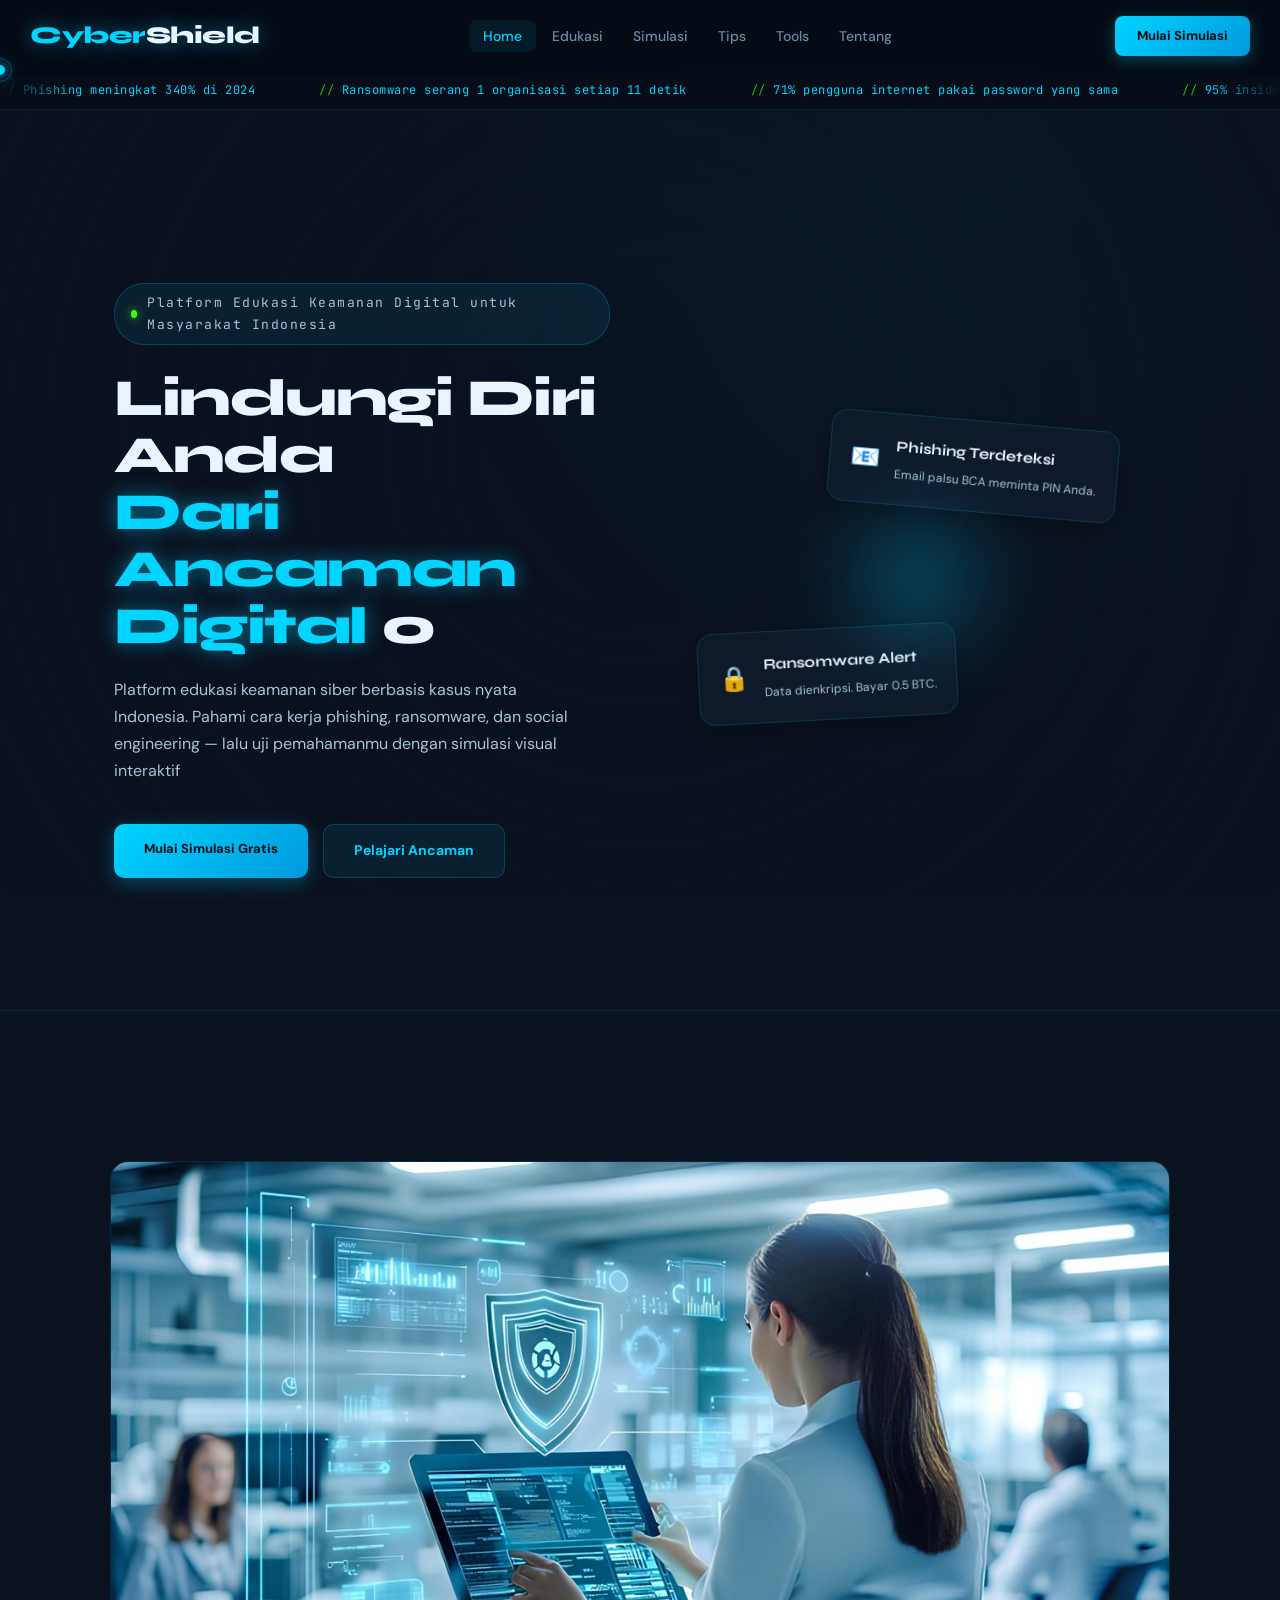
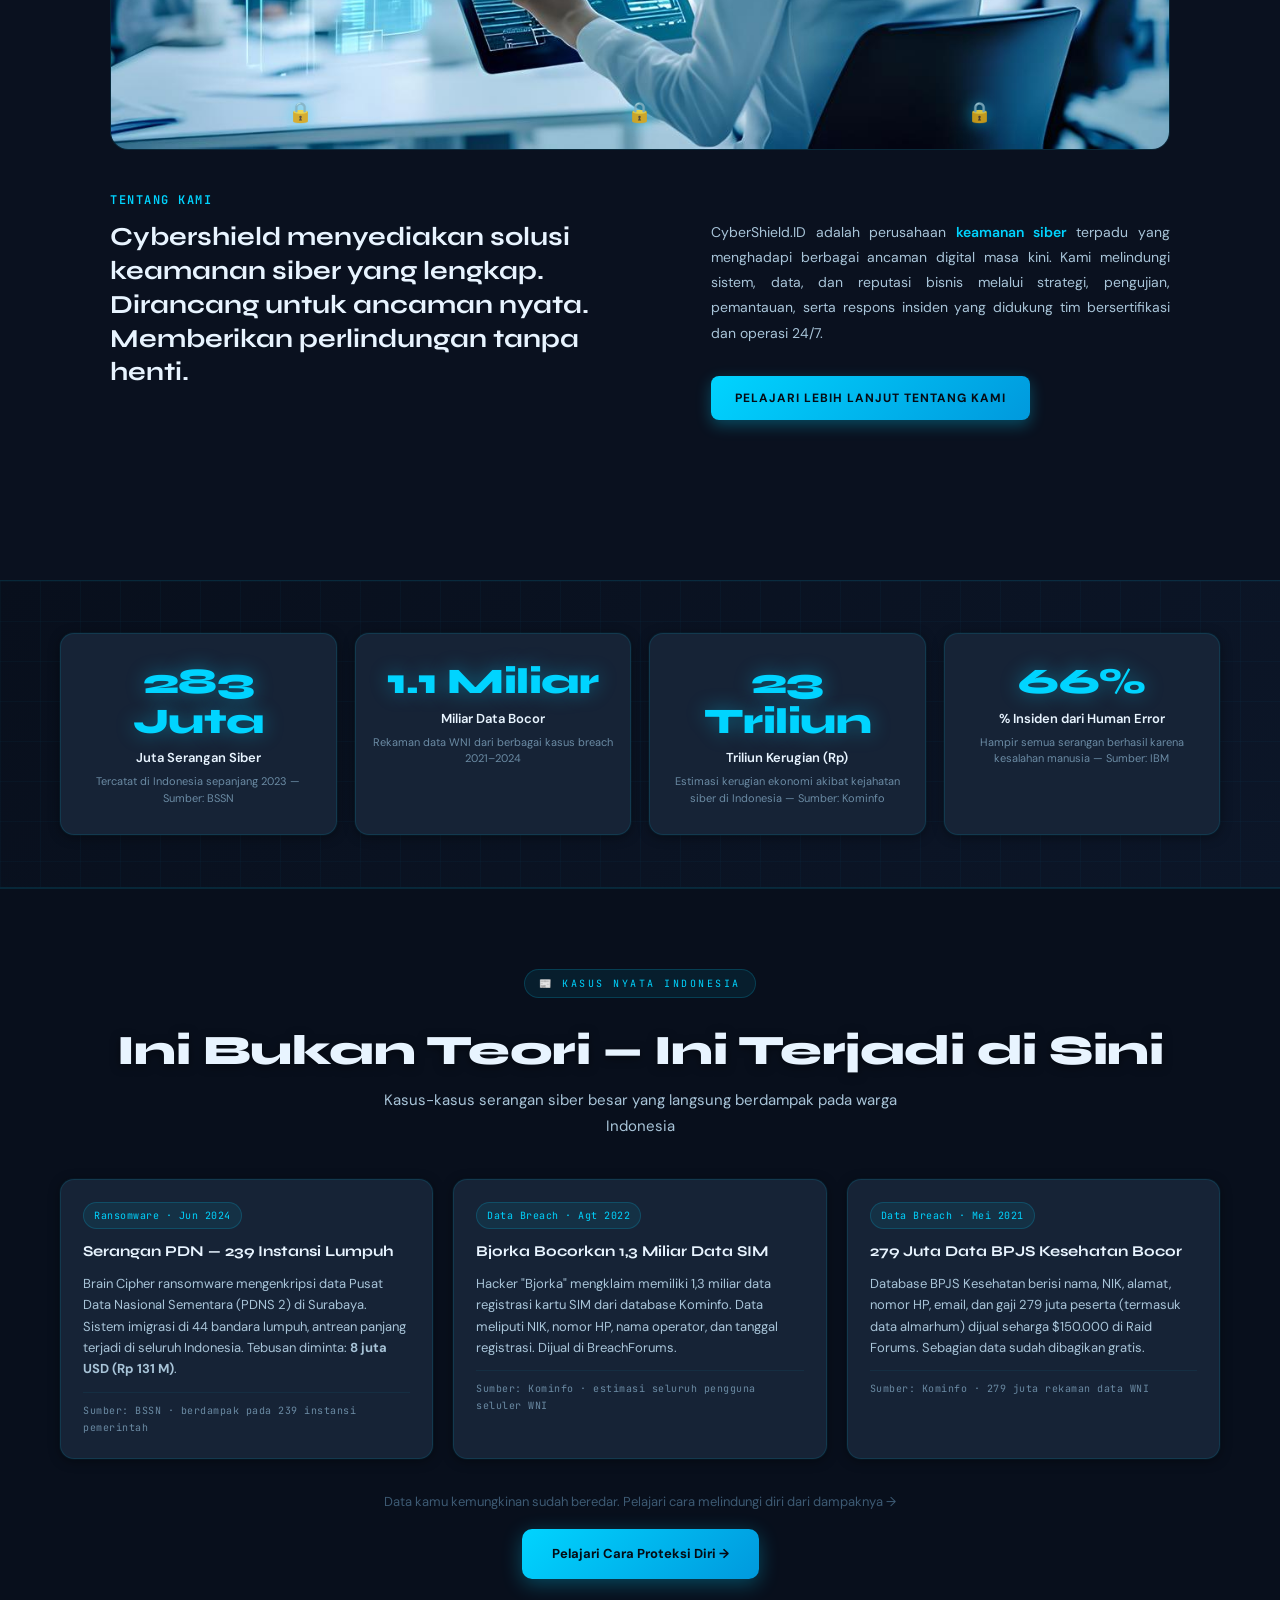
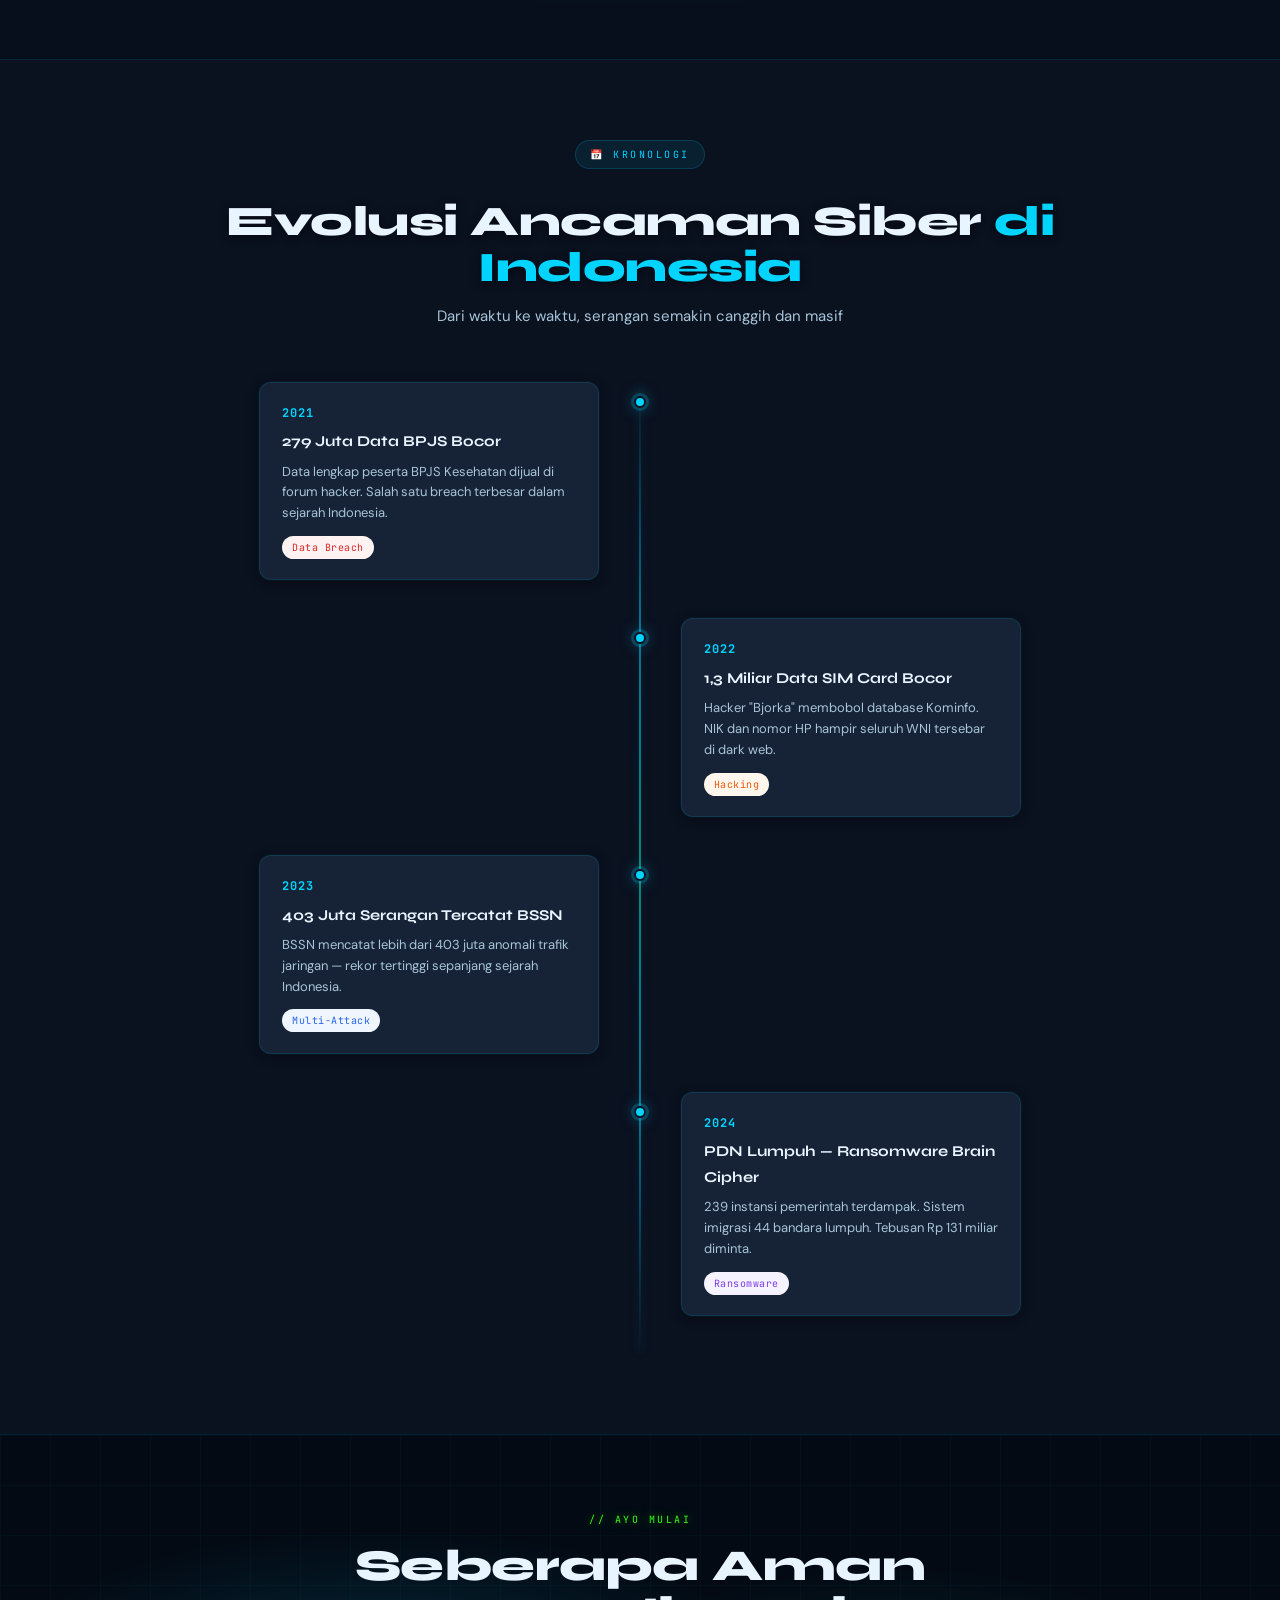
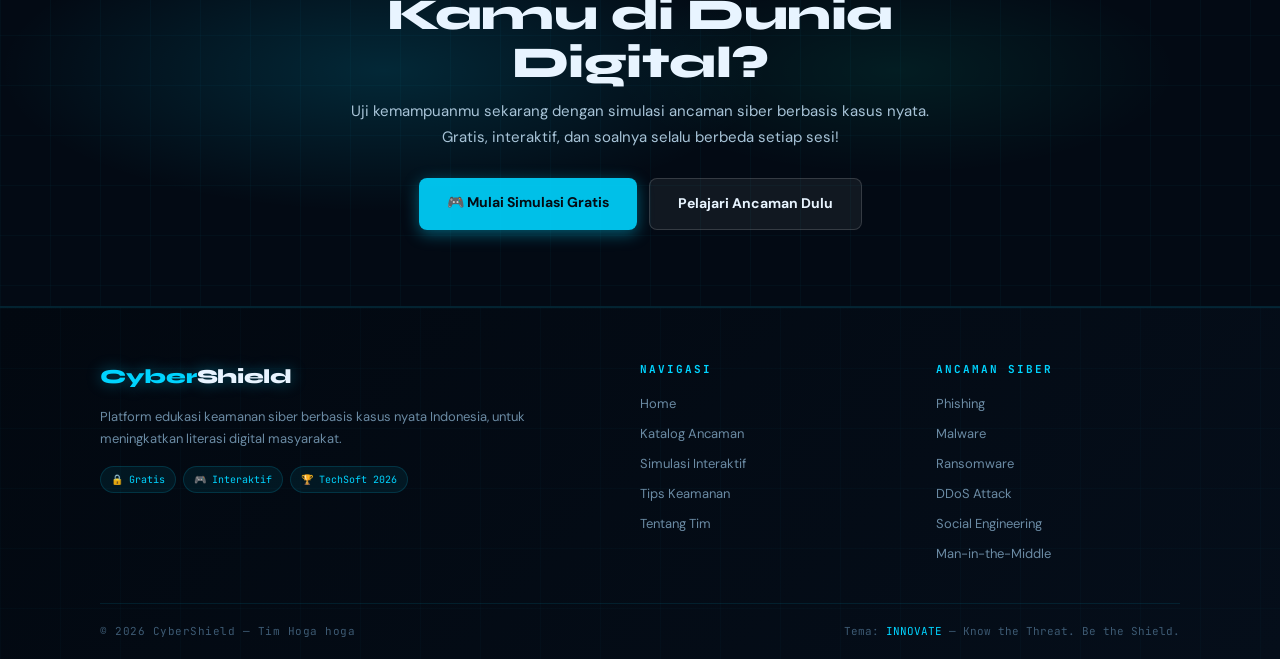
<file: index.html>
<!DOCTYPE html>
<html lang="id">
<head>
<meta charset="UTF-8"><meta name="viewport" content="width=device-width,initial-scale=1">
<title>CyberShield — Know the Threat. Be the Shield.</title>
<link rel="stylesheet" href="style.css">
<link href="https://fonts.googleapis.com/css2?family=Inter:wght@400;600;700&display=swap" rel="stylesheet">
</head>
<body>
<div class="hero-bg"></div>
<div class="cursor" id="cur"></div>
<div class="cursor-trail" id="trail"></div>
<button class="scroll-top" id="scrollTop" onclick="window.scrollTo({top:0,behavior:'smooth'})">↑</button>

<!-- MODAL -->
<div class="modal-overlay" id="modalOverlay" onclick="closeModal()">
  <div class="modal-box" onclick="event.stopPropagation()">
    <div class="modal-header">
      <button class="modal-close" onclick="closeModal()">✕</button>
      <div class="modal-icon" id="mIcon"></div>
      <div id="mLv"></div>
      <h2 class="modal-title" id="mTitle"></h2>
    </div>
    <div class="modal-body">
      <p class="modal-desc" id="mDesc"></p>
      <div style="font-family:'DM Mono',monospace;font-size:11px;color:var(--muted);margin-bottom:16px;display:flex;align-items:center;gap:6px" id="mStat"></div>
      <div class="modal-sec">
        <div class="modal-sec-title">🔍 Cara Kerja Serangan</div>
        <p id="mHow"></p>
      </div>
      <div class="modal-sec">
        <div class="modal-sec-title">🛡️ Cara Pencegahan</div>
        <ul class="modal-list" id="mPrev"></ul>
      </div>
      <div class="modal-sec">
        <div class="modal-sec-title">⚠️ Kasus Nyata</div>
        <p class="modal-case" id="mCase"></p>
      </div>
    </div>
    <div class="modal-footer">
      <button class="btn-primary" onclick="closeModal()">Tutup</button>
      <a class="btn-secondary" href="simulasi.html">Uji Kemampuan →</a>
    </div>
  </div>
</div>

<!-- NAV -->
<nav id="navbar">
  <a class="logo" href="index.html">Cyber<span>Shield</span></a>
  <ul>
    <li><a href="index.html" class="active">Home</a></li>
    <li><a href="edukasi.html">Edukasi</a></li>
    <li><a href="simulasi.html">Simulasi</a></li>
    <li><a href="tips.html">Tips</a></li>
    <li><a href="tools.html">Tools</a></li>
    <li><a href="about.html">Tentang</a></li>
  </ul>
  <a class="nav-cta" href="simulasi.html">Mulai Simulasi</a>
  <button class="hamburger" onclick="toggleMenu()">☰</button>
</nav>
<div class="mob-menu" id="mobMenu">
  <a href="index.html">Home</a>
  <a href="edukasi.html">Edukasi</a>
  <a href="simulasi.html">Simulasi</a>
  <a href="tips.html">Tips</a>
  <a href="tools.html">Tools</a>
  <a href="about.html">Tentang</a>
</div>

<!-- TICKER -->
<div class="ticker-wrap">
  <div class="ticker-inner">
    <span class="ticker-item">Phishing meningkat 340% di 2024</span>
    <span class="ticker-item">Ransomware serang 1 organisasi setiap 11 detik</span>
    <span class="ticker-item">71% pengguna internet pakai password yang sama</span>
    <span class="ticker-item">95% insiden siber melibatkan human error</span>
    <span class="ticker-item">Indonesia masuk 10 besar target serangan siber</span>
    <span class="ticker-item">Data breach rata-rata merugikan $4,45 juta USD</span>
    <span class="ticker-item">Phishing meningkat 340% di 2024</span>
    <span class="ticker-item">Ransomware serang 1 organisasi setiap 11 detik</span>
    <span class="ticker-item">71% pengguna internet pakai password yang sama</span>
    <span class="ticker-item">95% insiden siber melibatkan human error</span>
    <span class="ticker-item">Indonesia masuk 10 besar target serangan siber</span>
    <span class="ticker-item">Data breach rata-rata merugikan $4,45 juta USD</span>
  </div>
</div>
<section class="hero-section" id="home">
  <div class="hero-grid-bg"></div>
  
  <div class="page-wrap">
    <div class="hero-content">
      
      <div class="hero-text-col reveal-left">
        <div class="hero-badge">
          <span class="dot"></span> 
          <span class="badge-txt"> Platform Edukasi Keamanan Digital untuk Masyarakat Indonesia</span>
        </div>
        <h1 class="hero-title">
          Lindungi Diri Anda <br>
          <span class="ac">Dari Ancaman Digital</span>
        0</h1>
        <p class="hero-desc">Platform edukasi keamanan siber berbasis kasus nyata Indonesia. Pahami cara kerja phishing, ransomware, dan social engineering — lalu uji pemahamanmu dengan simulasi visual interaktif</p>
        
        <div class="hero-btns">
          <a href="simulasi.html" class="btn-primary">Mulai Simulasi Gratis</a>
          <a href="about.html" class="btn-secondary">Pelajari Ancaman</a>
        </div>
      </div>

      <div class="hero-visual-col reveal-right">
        <div class="visual-container">
          <div class="floating-card c1">
            <div class="fc-icon">📧</div>
            <div class="fc-content">
              <h4 class="fc-title">Phishing Terdeteksi</h4>
              <p class="fc-desc">Email palsu BCA meminta PIN Anda.</p>
            </div>
          </div>
          <div class="floating-card c2">
            <div class="fc-icon">🔒</div>
            <div class="fc-content">
              <h4 class="fc-title">Ransomware Alert</h4>
              <p class="fc-desc">Data dienkripsi. Bayar 0.5 BTC.</p>
            </div>
          </div>
          <div class="central-glow"></div>
        </div>
      </div>

    </div>
  </div>
</section>

<!-- ════ ABOUT SECTION ════ -->
<section class="about-section">
  <div class="container relative-wrapper">
    <div class="photo-container">
      <img src="foto3.jpg" alt="Pemandangan Kota CyberShield" class="city-image">
      <div class="shield-holograms">
        <span class="shield-icon s1">🔒</span>
        <span class="shield-icon s2">🔒</span>
        <span class="shield-icon s3">🔒</span>
      </div>
    </div>
    <div class="experience-circle"></div>
    <div class="text-content-grid">
      <div class="left-text">
        <span class="sub-title">Tentang Kami</span>
        <h2 class="main-title">Cybershield menyediakan solusi keamanan siber yang lengkap. Dirancang untuk ancaman nyata. Memberikan perlindungan tanpa henti.</h2>
      </div>
      <div class="right-text">
        <p class="description">CyberShield.ID adalah perusahaan <a href="#">keamanan siber</a> terpadu yang menghadapi berbagai ancaman digital masa kini. Kami melindungi sistem, data, dan reputasi bisnis melalui strategi, pengujian, pemantauan, serta respons insiden yang didukung tim bersertifikasi dan operasi 24/7.</p>
        <a href="about.html" class="btn-learn-more">Pelajari Lebih Lanjut Tentang Kami</a>
      </div>
    </div>
  </div>
</section>

<!-- ════ STATS ════ -->
<div class="stats-section">
  <div class="stats-inner">
    <div class="stat-block reveal">
      <div class="stat-num" id="s1">0</div>
      <div class="stat-label">Juta Serangan Siber</div>
      <div class="stat-desc">Tercatat di Indonesia sepanjang 2023 — Sumber: BSSN</div>
    </div>
    <div class="stat-block reveal">
      <div class="stat-num" id="s2">0</div>
      <div class="stat-label">Miliar Data Bocor</div>
      <div class="stat-desc">Rekaman data WNI dari berbagai kasus breach 2021–2024</div>
    </div>
    <div class="stat-block reveal">
      <div class="stat-num" id="s3">0</div>
      <div class="stat-label">Triliun Kerugian (Rp)</div>
      <div class="stat-desc">Estimasi kerugian ekonomi akibat kejahatan siber di Indonesia — Sumber: Kominfo</div>
    </div>
    <div class="stat-block reveal">
      <div class="stat-num" id="s4">0</div>
      <div class="stat-label">% Insiden dari Human Error</div>
      <div class="stat-desc">Hampir semua serangan berhasil karena kesalahan manusia — Sumber: IBM</div>
    </div>
  </div>
</div>



<style>
  :root {
    --zt-primary: #00bcd4;
    --zt-bg-light: #f9fafb;
    --zt-text-dark: #111827;
    --zt-text-muted: #6b7280;
    --zt-border: #e5e7eb;
  }

  .zt-section-wrapper { padding: 100px 0; background: #ffffff; font-family: 'Inter', sans-serif; }
  .zt-container { max-width: 1100px; margin: 0 auto; padding: 0 20px; }
  
  .zt-header { text-align: center; margin-bottom: 70px; }
  .zt-badge { background: rgba(0, 188, 212, 0.1); color: var(--zt-primary); padding: 6px 18px; border-radius: 30px; font-size: 12px; font-weight: 700; text-transform: uppercase; letter-spacing: 1px; }
  .zt-main-title { font-size: 38px; font-weight: 800; color: var(--zt-text-dark); margin-top: 20px; letter-spacing: -1px; }
  .zt-sub-text { color: var(--zt-text-muted); max-width: 600px; margin: 15px auto; line-height: 1.7; font-size: 15px; }

  .zt-grid { display: grid; grid-template-columns: repeat(auto-fit, minmax(180px, 1fr)); gap: 20px; align-items: end; }
  
  .zt-card { 
    background: var(--zt-bg-light); 
    padding: 35px 20px; 
    border-radius: 20px; 
    text-align: center; 
    border: 1px solid var(--zt-border); 
    transition: all 0.4s cubic-bezier(0.165, 0.84, 0.44, 1); 
    cursor: pointer;
    position: relative;
  }
  .zt-card:hover { 
    transform: translateY(-15px); 
    background: #ffffff; 
    border-color: var(--zt-primary); 
    box-shadow: 0 25px 50px -12px rgba(0, 188, 212, 0.2); 
  }
  .zt-card:hover .zt-icon { transform: scale(1.2) rotate(5deg); }
  .zt-card:hover .zt-bar { background: var(--zt-primary); filter: drop-shadow(0 0 10px rgba(0,188,212,0.4)); }

  .zt-icon { font-size: 36px; margin-bottom: 15px; display: block; transition: transform 0.3s ease; }
  .zt-label { font-weight: 800; font-size: 16px; margin-bottom: 20px; display: block; color: var(--zt-text-dark); }
  .zt-bar { width: 100%; background: #e5e7eb; border-radius: 8px; margin-bottom: 20px; transition: all 0.5s ease; }
  .zt-desc { font-size: 12px; color: var(--zt-text-muted); line-height: 1.6; opacity: 0.9; }

  .zt-card.active { border-color: var(--zt-primary); background: #ffffff; }
  .zt-card.active .zt-bar { background: var(--zt-primary); }

  .zt-automation-footer { 
    margin-top: 60px; 
    display: flex; 
    align-items: center; 
    justify-content: center; 
    gap: 40px; 
    background: var(--zt-text-dark); 
    padding: 30px; 
    border-radius: 24px; 
    color: #fff; 
  }
  .auto-col { text-align: center; flex: 1; }
  .auto-title { display: block; color: var(--zt-primary); font-weight: 800; font-size: 15px; margin-bottom: 6px; }
  .auto-desc { font-size: 12px; opacity: 0.7; font-weight: 400; }
  .auto-divider { width: 1px; height: 40px; background: rgba(255,255,255,0.1); }

  @media (max-width: 768px) {
    .zt-grid { grid-template-columns: 1fr 1fr; }
    .zt-automation-footer { flex-direction: column; gap: 25px; padding: 40px 20px; }
    .auto-divider { display: none; }
  }
</style>

<!-- ════ KASUS NYATA INDONESIA ════ -->
<div style="background:var(--bg2);border-top:1px solid var(--border);border-bottom:1px solid var(--border);padding:80px 60px">
  <div style="max-width:1200px;margin:0 auto">
    <div style="text-align:center;margin-bottom:16px"><div class="sec-tag reveal" style="display:inline-flex">📰 Kasus Nyata Indonesia</div></div>
    <h2 class="sec-title reveal" style="text-align:center">Ini Bukan Teori — Ini Terjadi di Sini</h2>
    <p class="sec-sub reveal" style="text-align:center;margin:0 auto 40px">Kasus-kasus serangan siber besar yang langsung berdampak pada warga Indonesia</p>
    <div style="display:grid;grid-template-columns:repeat(3,1fr);gap:20px" id="kasusGrid">
      <div class="kasus-card reveal">
        <div class="kasus-tag">Ransomware · Jun 2024</div>
        <div class="kasus-title">Serangan PDN — 239 Instansi Lumpuh</div>
        <p class="kasus-desc">Brain Cipher ransomware mengenkripsi data Pusat Data Nasional Sementara (PDNS 2) di Surabaya. Sistem imigrasi di 44 bandara lumpuh, antrean panjang terjadi di seluruh Indonesia. Tebusan diminta: <strong>8 juta USD (Rp 131 M)</strong>.</p>
        <div class="kasus-footer">Sumber: BSSN · berdampak pada 239 instansi pemerintah</div>
      </div>
      <div class="kasus-card reveal">
        <div class="kasus-tag">Data Breach · Agt 2022</div>
        <div class="kasus-title">Bjorka Bocorkan 1,3 Miliar Data SIM</div>
        <p class="kasus-desc">Hacker "Bjorka" mengklaim memiliki 1,3 miliar data registrasi kartu SIM dari database Kominfo. Data meliputi NIK, nomor HP, nama operator, dan tanggal registrasi. Dijual di BreachForums.</p>
        <div class="kasus-footer">Sumber: Kominfo · estimasi seluruh pengguna seluler WNI</div>
      </div>
      <div class="kasus-card reveal">
        <div class="kasus-tag">Data Breach · Mei 2021</div>
        <div class="kasus-title">279 Juta Data BPJS Kesehatan Bocor</div>
        <p class="kasus-desc">Database BPJS Kesehatan berisi nama, NIK, alamat, nomor HP, email, dan gaji 279 juta peserta (termasuk data almarhum) dijual seharga $150.000 di Raid Forums. Sebagian data sudah dibagikan gratis.</p>
        <div class="kasus-footer">Sumber: Kominfo · 279 juta rekaman data WNI</div>
      </div>
    </div>
    <div style="text-align:center;margin-top:32px">
      <p style="font-size:13px;color:var(--muted);margin-bottom:16px">Data kamu kemungkinan sudah beredar. Pelajari cara melindungi diri dari dampaknya →</p>
      <a class="btn-primary" href="edukasi.html">Pelajari Cara Proteksi Diri →</a>
    </div>
  </div>
</div>

<!-- ════ TIMELINE ANCAMAN SIBER ════ -->
<div class="page-wrap">
  <div style="text-align:center;margin-bottom:16px"><div class="sec-tag reveal" style="display:inline-flex">📅 Kronologi</div></div>
  <h2 class="sec-title reveal" style="text-align:center">Evolusi Ancaman Siber <span style="color:var(--purple)">di Indonesia</span></h2>
  <p class="sec-sub reveal" style="text-align:center;margin:0 auto 52px">Dari waktu ke waktu, serangan semakin canggih dan masif</p>
  <div class="timeline">
    <div class="tl-item reveal tl-left">
      <div class="tl-dot"></div>
      <div class="tl-card">
        <div class="tl-year">2021</div>
        <div class="tl-title">279 Juta Data BPJS Bocor</div>
        <p class="tl-desc">Data lengkap peserta BPJS Kesehatan dijual di forum hacker. Salah satu breach terbesar dalam sejarah Indonesia.</p>
        <span class="tl-tag" style="background:#fef2f2;color:#dc2626">Data Breach</span>
      </div>
    </div>
    <div class="tl-item reveal tl-right">
      <div class="tl-dot"></div>
      <div class="tl-card">
        <div class="tl-year">2022</div>
        <div class="tl-title">1,3 Miliar Data SIM Card Bocor</div>
        <p class="tl-desc">Hacker "Bjorka" membobol database Kominfo. NIK dan nomor HP hampir seluruh WNI tersebar di dark web.</p>
        <span class="tl-tag" style="background:#fff7ed;color:#ea580c">Hacking</span>
      </div>
    </div>
    <div class="tl-item reveal tl-left">
      <div class="tl-dot"></div>
      <div class="tl-card">
        <div class="tl-year">2023</div>
        <div class="tl-title">403 Juta Serangan Tercatat BSSN</div>
        <p class="tl-desc">BSSN mencatat lebih dari 403 juta anomali trafik jaringan — rekor tertinggi sepanjang sejarah Indonesia.</p>
        <span class="tl-tag" style="background:#eff6ff;color:#2563eb">Multi-Attack</span>
      </div>
    </div>
    <div class="tl-item reveal tl-right">
      <div class="tl-dot"></div>
      <div class="tl-card">
        <div class="tl-year">2024</div>
        <div class="tl-title">PDN Lumpuh — Ransomware Brain Cipher</div>
        <p class="tl-desc">239 instansi pemerintah terdampak. Sistem imigrasi 44 bandara lumpuh. Tebusan Rp 131 miliar diminta.</p>
        <span class="tl-tag" style="background:#f5f3ff;color:#7c3aed">Ransomware</span>
      </div>
    </div>
  </div>
</div>

<!-- ════ CTA BANNER ════ -->
<div class="cta-banner">
  <div class="ctab-inner">
    <div class="ctab-tag">// Ayo Mulai</div>
    <h2 class="ctab-title">Seberapa Aman Kamu di Dunia Digital?</h2>
    <p class="ctab-desc">Uji kemampuanmu sekarang dengan simulasi ancaman siber berbasis kasus nyata. Gratis, interaktif, dan soalnya selalu berbeda setiap sesi!</p>
    <div class="ctab-btns">
      <a class="btn-white" href="simulasi.html">🎮 Mulai Simulasi Gratis</a>
      <a class="btn-ghost" href="edukasi.html">Pelajari Ancaman Dulu</a>
    </div>
  </div>
</div>

<!-- FOOTER -->
<footer>
  <div class="footer-inner">
    <div class="footer-top">
      <div>
        <a class="footer-logo" href="index.html">Cyber<span>Shield</span></a>
        <p class="footer-about">Platform edukasi keamanan siber berbasis kasus nyata Indonesia, untuk meningkatkan literasi digital masyarakat.</p>
        <div class="footer-badges">
          <span class="footer-badge">🔒 Gratis</span>
          <span class="footer-badge">🎮 Interaktif</span>
          <span class="footer-badge">🏆 TechSoft 2026</span>
        </div>
      </div>
      <div>
        <div class="footer-col-title">Navigasi</div>
        <div class="footer-links">
          <a href="index.html">Home</a>
          <a href="edukasi.html">Katalog Ancaman</a>
          <a href="simulasi.html">Simulasi Interaktif</a>
          <a href="tips.html">Tips Keamanan</a>
          <a href="about.html">Tentang Tim</a>
        </div>
      </div>
      <div>
        <div class="footer-col-title">Ancaman Siber</div>
        <div class="footer-links">
          <a href="edukasi.html">Phishing</a>
          <a href="edukasi.html">Malware</a>
          <a href="edukasi.html">Ransomware</a>
          <a href="edukasi.html">DDoS Attack</a>
          <a href="edukasi.html">Social Engineering</a>
          <a href="edukasi.html">Man-in-the-Middle</a>
        </div>
      </div>
    </div>
    <div class="footer-bottom">
      <p class="footer-copy">© 2026 CyberShield — Tim Hoga hoga</p>
      <p class="footer-made">Tema: <span>INNOVATE</span> — Know the Threat. Be the Shield.</p>
    </div>
  </div>
</footer>

<script src="script.js"></script>
</body>
</html>
</file>
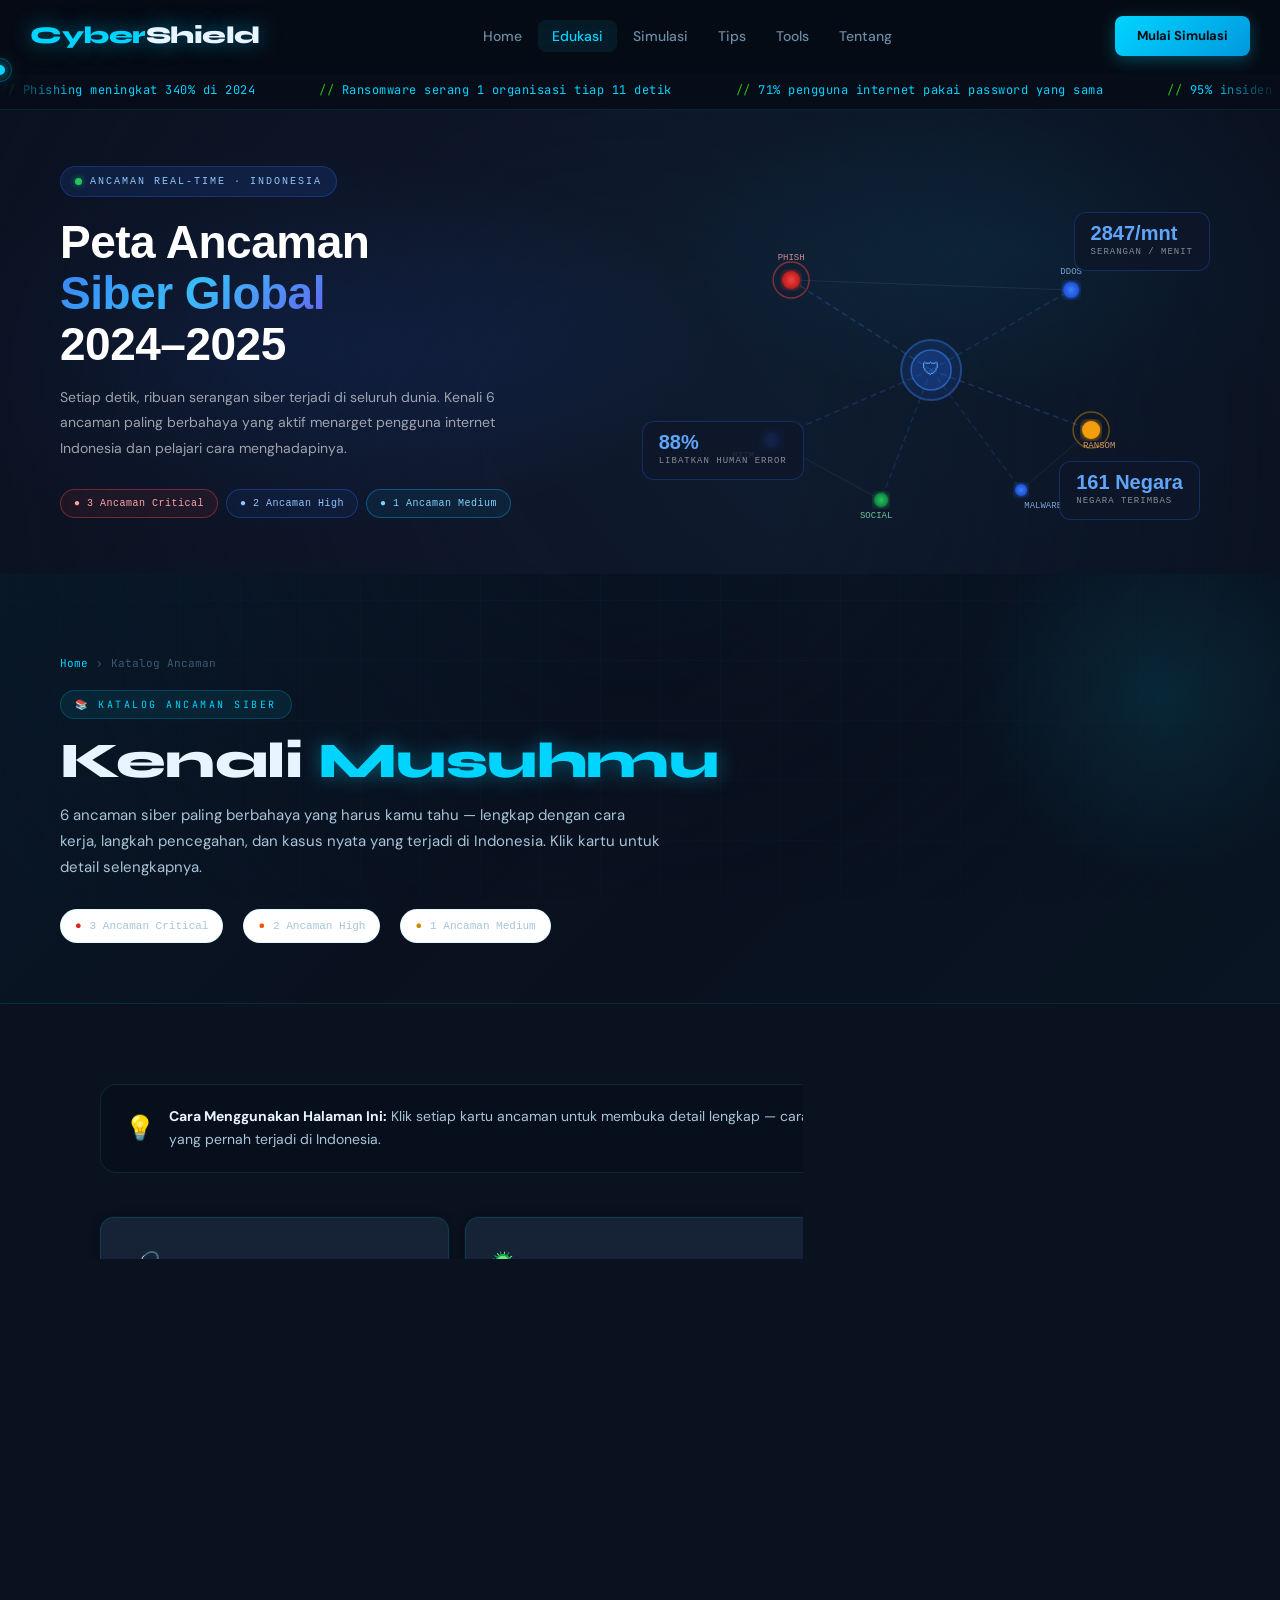
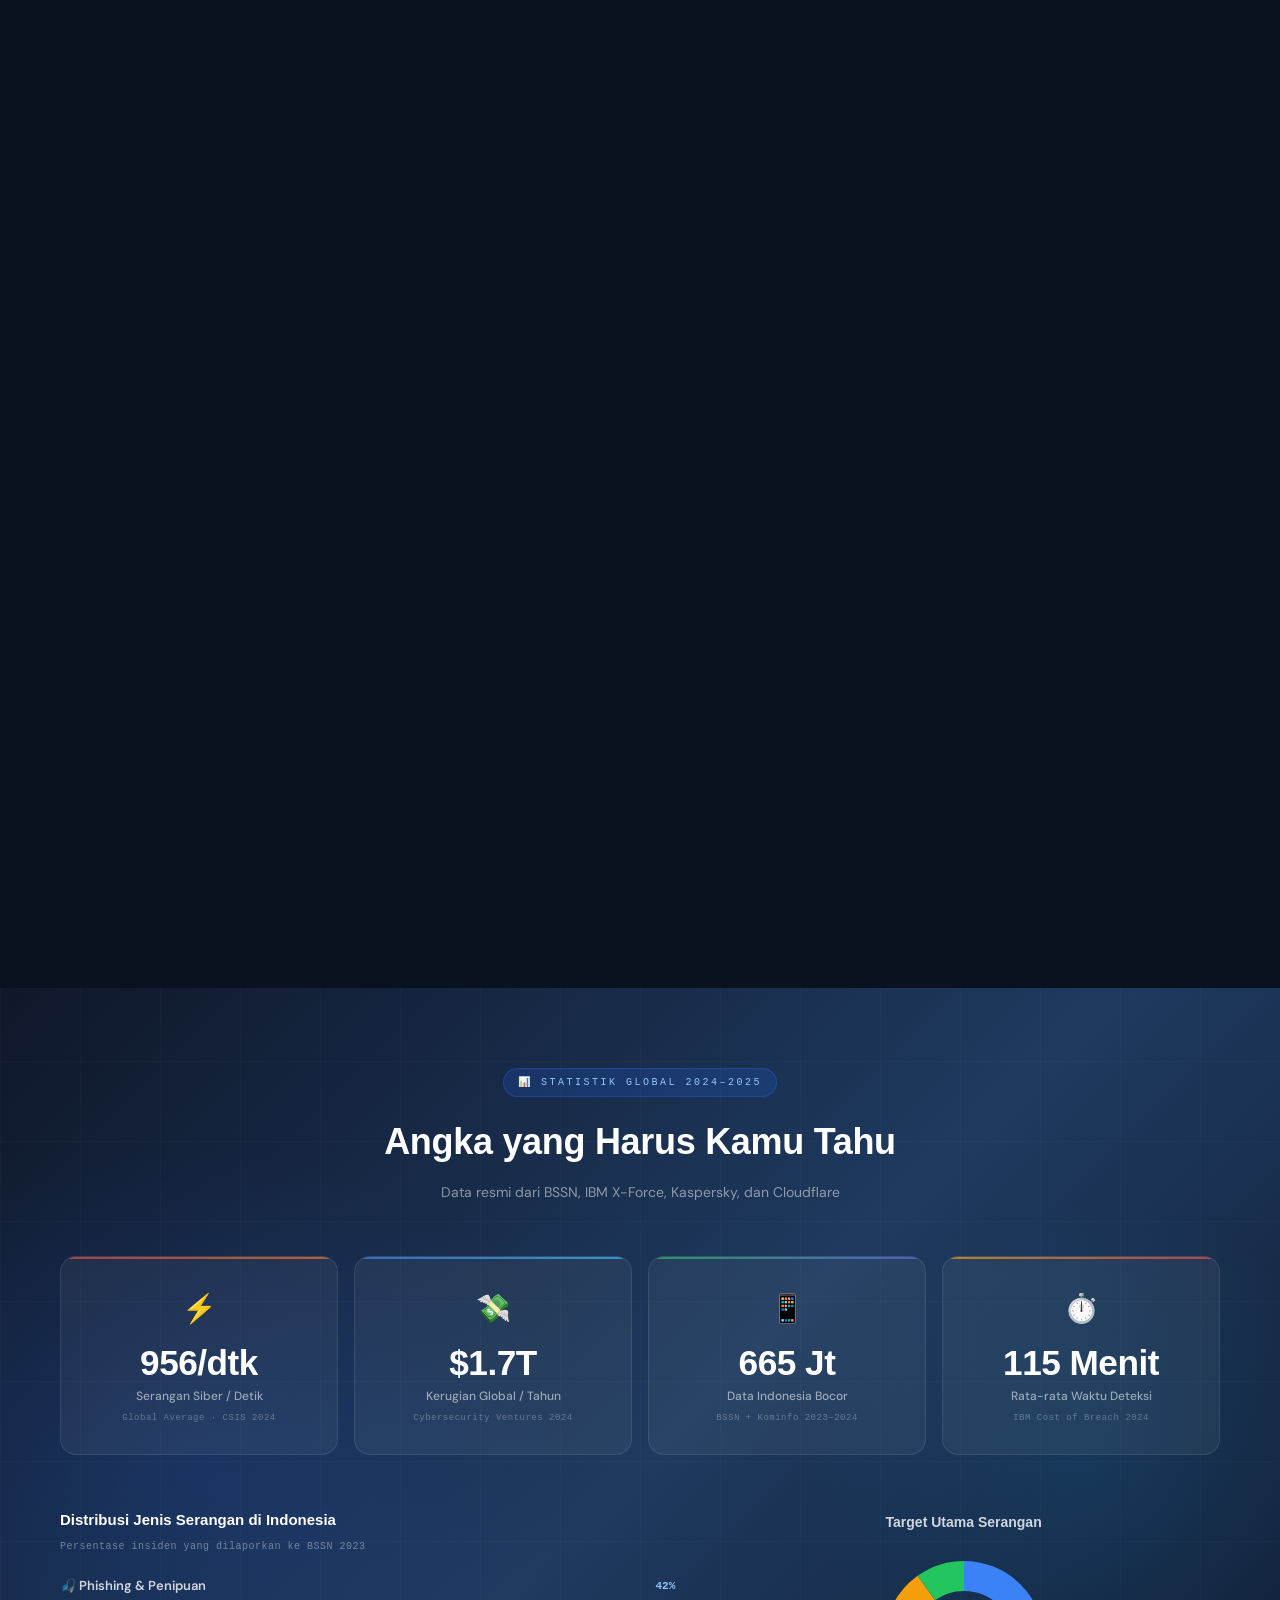
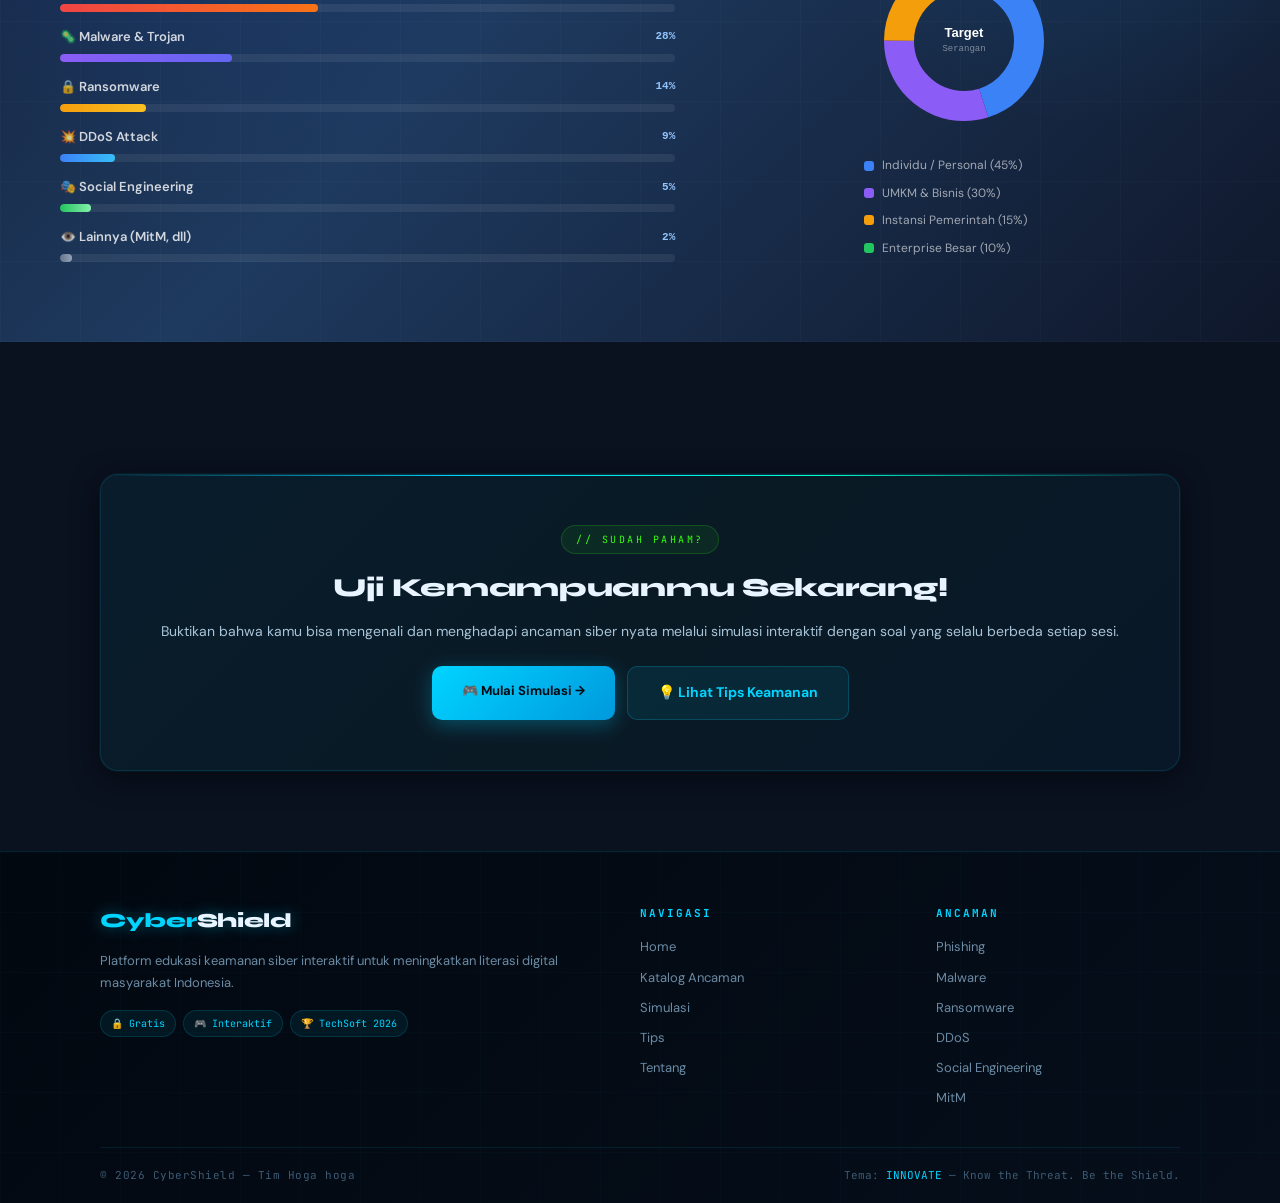
<file: edukasi.html>
<!DOCTYPE html>
<html lang="id">
<head>
<meta charset="UTF-8"><meta name="viewport" content="width=device-width,initial-scale=1">
<title>CyberShield — Katalog Ancaman Siber</title>
<link rel="stylesheet" href="style.css">
<style>
/* ══ TAMBAHAN ESTETIK — edukasi.html ══ */

/* ── 1. CYBER VISUAL HERO (di atas page-hero) ── */
.cyber-visual-banner {
  background: #0f172a;
  padding: 56px 60px 0;
  position: relative;
  overflow: hidden;
}
.cyber-visual-banner::before {
  content: '';
  position: absolute; inset: 0;
  background:
    radial-gradient(ellipse 60% 70% at 20% 50%, rgba(37,99,235,.18) 0%, transparent 60%),
    radial-gradient(ellipse 50% 60% at 80% 30%, rgba(14,165,233,.12) 0%, transparent 55%);
  pointer-events: none;
}
.cvb-inner {
  max-width: 1200px;
  margin: 0 auto;
  display: grid;
  grid-template-columns: 1fr 1.1fr;
  gap: 56px;
  align-items: center;
  position: relative;
  z-index: 1;
}
.cvb-text { padding-bottom: 56px; }
.cvb-badge {
  display: inline-flex; align-items: center; gap: 8px;
  background: rgba(37,99,235,.15);
  border: 1px solid rgba(37,99,235,.3);
  color: #93c5fd;
  font-family: 'Space Mono', monospace;
  font-size: 10px; letter-spacing: 2px; text-transform: uppercase;
  padding: 6px 14px; border-radius: 20px;
  margin-bottom: 20px;
  opacity: 0; animation: fadeUp .6s .1s forwards;
}
.cvb-badge .live-dot {
  width: 7px; height: 7px; background: #22c55e; border-radius: 50%;
  animation: pulse-dot 1.5s infinite;
  box-shadow: 0 0 6px rgba(34,197,94,.7);
}
.cvb-title {
  font-family: 'Space Grotesk', sans-serif;
  font-size: clamp(28px, 4vw, 46px);
  font-weight: 700;
  color: #fff;
  line-height: 1.1;
  letter-spacing: -.5px;
  margin-bottom: 16px;
  opacity: 0; animation: fadeUp .6s .2s forwards;
}
.cvb-title .hl {
  background: linear-gradient(135deg, #3b82f6, #38bdf8, #6366f1);
  -webkit-background-clip: text; -webkit-text-fill-color: transparent; background-clip: text;
}
.cvb-desc {
  font-size: 14px; color: rgba(255,255,255,.6); line-height: 1.8;
  margin-bottom: 28px; max-width: 440px;
  opacity: 0; animation: fadeUp .6s .3s forwards;
}
.cvb-pills {
  display: flex; flex-wrap: wrap; gap: 8px;
  opacity: 0; animation: fadeUp .6s .4s forwards;
}
.cvb-pill {
  font-family: 'Space Mono', monospace; font-size: 10px;
  padding: 5px 13px; border-radius: 20px; letter-spacing: .5px;
  border: 1px solid rgba(255,255,255,.12);
  color: rgba(255,255,255,.6);
  background: rgba(255,255,255,.05);
}
.cvb-pill.red   { border-color: rgba(239,68,68,.4);  color: #fca5a5; background: rgba(239,68,68,.08); }
.cvb-pill.blue  { border-color: rgba(37,99,235,.4);  color: #93c5fd; background: rgba(37,99,235,.08); }
.cvb-pill.amber { border-color: rgba(14,165,233,.4); color: #7dd3fc; background: rgba(14,165,233,.08); }

/* SVG Network Visual */
.cvb-visual {
  position: relative;
  height: 340px;
  opacity: 0; animation: fadeIn .8s .3s forwards;
}
#networkSvg {
  width: 100%; height: 100%;
  overflow: visible;
}
.node-pulse {
  animation: nodePulse 2.5s ease-in-out infinite;
}
.node-pulse:nth-child(2) { animation-delay: .4s; }
.node-pulse:nth-child(3) { animation-delay: .8s; }
.node-pulse:nth-child(4) { animation-delay: 1.2s; }
.node-pulse:nth-child(5) { animation-delay: 1.6s; }
@keyframes nodePulse {
  0%,100% { r: 7; opacity: .9; }
  50% { r: 11; opacity: 1; }
}
.link-dash {
  stroke-dasharray: 6 4;
  animation: dashFlow 3s linear infinite;
}
@keyframes dashFlow {
  from { stroke-dashoffset: 0; }
  to   { stroke-dashoffset: -40; }
}
.alert-ring {
  animation: alertRing 2s ease-in-out infinite;
}
@keyframes alertRing {
  0%,100% { r: 18; opacity: .4; }
  50% { r: 26; opacity: 0; }
}
/* Floating stats cards on visual */
.cvb-stat-float {
  position: absolute;
  background: rgba(15,23,42,.85);
  border: 1px solid rgba(37,99,235,.3);
  border-radius: 12px;
  padding: 10px 16px;
  backdrop-filter: blur(8px);
  animation: floatY 4s ease-in-out infinite;
}
.cvb-stat-float:nth-child(2) { animation-delay: 1.3s; }
.cvb-stat-float:nth-child(3) { animation-delay: 2.6s; }
.csf-num {
  font-family: 'Space Grotesk', sans-serif;
  font-size: 20px; font-weight: 800;
  color: #60a5fa; line-height: 1;
}
.csf-label {
  font-family: 'Space Mono', monospace;
  font-size: 9px; color: rgba(255,255,255,.5);
  letter-spacing: 1px; text-transform: uppercase; margin-top: 2px;
}
@keyframes floatY {
  0%,100% { transform: translateY(0); }
  50% { transform: translateY(-8px); }
}

/* ── 2. GLOBAL STATS SECTION (setelah tabel) ── */
.global-stats-section {
  background: linear-gradient(135deg, #0f172a 0%, #1e3a5f 50%, #0f172a 100%);
  padding: 80px 60px;
  position: relative;
  overflow: hidden;
  margin-top: 64px;
}
.global-stats-section::before {
  content: '';
  position: absolute; inset: 0;
  background:
    radial-gradient(ellipse 55% 60% at 15% 50%, rgba(37,99,235,.15) 0%, transparent 55%),
    radial-gradient(ellipse 45% 55% at 85% 50%, rgba(14,165,233,.1)  0%, transparent 50%);
  pointer-events: none;
}
/* Animated grid lines */
.global-stats-section::after {
  content: '';
  position: absolute; inset: 0;
  background:
    repeating-linear-gradient(90deg, rgba(255,255,255,.02) 0 1px, transparent 1px 80px),
    repeating-linear-gradient(0deg,  rgba(255,255,255,.02) 0 1px, transparent 1px 80px);
  pointer-events: none;
}
.gss-inner { max-width: 1200px; margin: 0 auto; position: relative; z-index: 1; }
.gss-header { text-align: center; margin-bottom: 52px; }
.gss-tag {
  font-family: 'Space Mono', monospace; font-size: 10px;
  color: #93c5fd; letter-spacing: 2.5px; text-transform: uppercase;
  background: rgba(37,99,235,.2); border: 1px solid rgba(37,99,235,.35);
  padding: 5px 14px; border-radius: 20px;
  display: inline-block; margin-bottom: 14px;
}
.gss-title {
  font-family: 'Space Grotesk', sans-serif;
  font-size: clamp(22px, 3vw, 36px); font-weight: 700;
  color: #fff; letter-spacing: -.3px; margin-bottom: 8px;
}
.gss-sub { font-size: 14px; color: rgba(255,255,255,.5); }

/* Counter cards */
.gss-grid {
  display: grid;
  grid-template-columns: repeat(4, 1fr);
  gap: 16px; margin-bottom: 52px;
}
.gss-card {
  background: rgba(255,255,255,.05);
  border: 1px solid rgba(255,255,255,.09);
  border-radius: 16px; padding: 28px 20px; text-align: center;
  position: relative; overflow: hidden;
  transition: border-color .3s, transform .3s;
}
.gss-card:hover {
  border-color: rgba(37,99,235,.4);
  transform: translateY(-4px);
}
.gss-card::before {
  content: '';
  position: absolute; top: 0; left: 0; right: 0; height: 2px;
  background: linear-gradient(90deg, var(--clr1, #3b82f6), var(--clr2, #38bdf8));
  opacity: .7;
}
.gss-card:nth-child(1) { --clr1: #ef4444; --clr2: #f97316; }
.gss-card:nth-child(2) { --clr1: #3b82f6; --clr2: #38bdf8; }
.gss-card:nth-child(3) { --clr1: #22c55e; --clr2: #6366f1; }
.gss-card:nth-child(4) { --clr1: #f59e0b; --clr2: #ef4444; }
.gss-icon { font-size: 28px; margin-bottom: 12px; display: block; }
.gss-num {
  font-family: 'Space Grotesk', sans-serif;
  font-size: 2.2rem; font-weight: 800;
  color: #fff; letter-spacing: -.5px; line-height: 1;
  margin-bottom: 6px;
}
.gss-label { font-size: 12px; color: rgba(255,255,255,.55); font-weight: 500; margin-bottom: 4px; }
.gss-source {
  font-family: 'Space Mono', monospace; font-size: 9px;
  color: rgba(255,255,255,.3); letter-spacing: .5px;
}

/* Bar chart section */
.gss-chart-wrap {
  display: grid; grid-template-columns: 1.2fr 1fr; gap: 32px; align-items: center;
}
.gss-bars { display: flex; flex-direction: column; gap: 14px; }
.gss-bar-item { } 
.gss-bar-label {
  display: flex; justify-content: space-between; align-items: center;
  margin-bottom: 6px;
}
.gbl-name { font-size: 13px; color: rgba(255,255,255,.8); font-weight: 600; }
.gbl-pct {
  font-family: 'Space Mono', monospace;
  font-size: 11px; color: #93c5fd; font-weight: 700;
}
.gss-bar-track {
  height: 8px; background: rgba(255,255,255,.07);
  border-radius: 4px; overflow: hidden;
}
.gss-bar-fill {
  height: 100%; border-radius: 4px; width: 0;
  transition: width 1.6s cubic-bezier(.4,0,.2,1);
}
.gss-bar-fill.animated { width: var(--w); }

.gss-donut-wrap { text-align: center; }
.gss-donut-title {
  font-family: 'Space Grotesk', sans-serif;
  font-size: 14px; font-weight: 700;
  color: rgba(255,255,255,.8); margin-bottom: 16px;
}
#donutSvg { width: 180px; height: 180px; }
.donut-center-text {
  font-family: 'Space Grotesk', sans-serif;
  font-size: 13px; font-weight: 700; fill: #fff;
}
.donut-center-sub { font-size: 9px; fill: rgba(255,255,255,.45); font-family: 'Space Mono', monospace; }
.gss-donut-legend {
  display: flex; flex-direction: column; gap: 7px; margin-top: 16px;
  text-align: left; max-width: 200px; margin-left: auto; margin-right: auto;
}
.gdl-item {
  display: flex; align-items: center; gap: 8px;
  font-size: 12px; color: rgba(255,255,255,.6);
}
.gdl-dot { width: 10px; height: 10px; border-radius: 3px; flex-shrink: 0; }

/* ── 3. MODAL VISUAL ENHANCEMENT ── */
.modal-icon { font-size: 38px; margin-bottom: 8px; display: block; }
.modal-title {
  font-family: 'Space Grotesk', sans-serif;
  font-size: 22px; font-weight: 700;
  color: var(--text); margin-bottom: 0;
}
.modal-desc { color: var(--text2); font-size: 14px; line-height: 1.75; }
.modal-sec {
  background: rgba(37,99,235,.04);
  border: 1px solid rgba(37,99,235,.1);
  border-radius: 12px; padding: 16px 18px; margin-bottom: 14px;
}
.modal-sec-title {
  font-family: 'Space Mono', monospace;
  font-size: 10px; letter-spacing: 1.5px; text-transform: uppercase;
  color: var(--orange); font-weight: 700; margin-bottom: 10px;
}
.modal-list { list-style: none; display: flex; flex-direction: column; gap: 6px; }
.modal-list li {
  font-size: 13px; color: var(--text2); padding: 7px 12px 7px 28px;
  position: relative; background: #fff; border: 1px solid var(--border);
  border-radius: 8px; line-height: 1.6;
}
.modal-list li::before {
  content: '›'; position: absolute; left: 10px;
  color: var(--orange); font-weight: 700; font-size: 16px; line-height: 1.4;
}

/* Mini threat meter inside modal */
.modal-meter-wrap {
  background: #0f172a; border-radius: 10px; padding: 14px 16px;
  margin-bottom: 14px;
}
.mmw-title {
  font-family: 'Space Mono', monospace; font-size: 9px;
  color: rgba(255,255,255,.4); letter-spacing: 2px; text-transform: uppercase;
  margin-bottom: 12px;
}
.mmw-bar-row { display: flex; align-items: center; gap: 10px; margin-bottom: 8px; }
.mmw-bar-label { font-size: 11px; color: rgba(255,255,255,.6); width: 80px; flex-shrink: 0; }
.mmw-track { flex: 1; height: 6px; background: rgba(255,255,255,.07); border-radius: 3px; overflow: hidden; }
.mmw-fill { height: 100%; border-radius: 3px; transition: width 1.2s ease; }
.mmw-val { font-family: 'Space Mono', monospace; font-size: 10px; color: rgba(255,255,255,.5); width: 30px; text-align: right; }

/* ── CARD HINT ── */
.card-hint {
  position: absolute; top: 10px; right: 12px;
  font-family: 'Space Mono', monospace; font-size: 9px;
  color: var(--text3); opacity: 0;
  transition: opacity .25s;
  letter-spacing: .5px;
}
.threat-card:hover .card-hint { opacity: 1; }

/* ── RESPONSIVE ── */
@media (max-width: 900px) {
  .cyber-visual-banner { padding: 40px 24px 0; }
  .cvb-inner { grid-template-columns: 1fr; gap: 32px; }
  .cvb-visual { height: 220px; }
  .global-stats-section { padding: 52px 24px; }
  .gss-grid { grid-template-columns: repeat(2, 1fr); }
  .gss-chart-wrap { grid-template-columns: 1fr; }
}
@media (max-width: 560px) {
  .gss-grid { grid-template-columns: 1fr 1fr; }
}
</style>
</head>
<body>
<div class="cursor" id="cur"></div>
<div class="cursor-trail" id="trail"></div>
<button class="scroll-top" id="scrollTop" onclick="window.scrollTo({top:0,behavior:'smooth'})">↑</button>

<!-- MODAL -->
<div class="modal-overlay" id="modalOverlay" onclick="closeModal()">
  <div class="modal-box" onclick="event.stopPropagation()">
    <div class="modal-header">
      <button class="modal-close" onclick="closeModal()">✕</button>
      <div class="modal-icon" id="mIcon"></div>
      <div id="mLv"></div>
      <h2 class="modal-title" id="mTitle"></h2>
    </div>
    <div class="modal-body">
      <p class="modal-desc" id="mDesc"></p>
      <div style="font-family:'Space Mono',monospace;font-size:11px;color:var(--muted);margin-bottom:16px" id="mStat"></div>

      <!-- ★ TAMBAHAN: Mini Threat Meter -->
      <div class="modal-meter-wrap" id="mMeter"></div>

      <div class="modal-sec">
        <div class="modal-sec-title">🔍 Cara Kerja Serangan</div>
        <p id="mHow"></p>
      </div>
      <div class="modal-sec">
        <div class="modal-sec-title">🛡️ Cara Pencegahan</div>
        <ul class="modal-list" id="mPrev"></ul>
      </div>
      <div class="modal-sec">
        <div class="modal-sec-title">⚠️ Kasus Nyata di Indonesia</div>
        <p class="modal-case" id="mCase"></p>
      </div>
    </div>
    <div class="modal-footer">
      <button class="btn-primary" onclick="closeModal()">Tutup</button>
      <a class="btn-secondary" href="simulasi.html">Uji Kemampuan →</a>
    </div>
  </div>
</div>

<!-- NAV -->
<nav id="navbar">
  <a class="logo" href="index.html">Cyber<span>Shield</span></a>
  <ul>
    <li><a href="index.html">Home</a></li>
    <li><a href="edukasi.html" class="active">Edukasi</a></li>
    <li><a href="simulasi.html">Simulasi</a></li>
    <li><a href="tips.html">Tips</a></li>
    <li><a href="tools.html">Tools</a></li>
    <li><a href="about.html">Tentang</a></li>
  </ul>
  <a class="nav-cta" href="simulasi.html">Mulai Simulasi</a>
  <button class="hamburger" onclick="toggleMenu()">☰</button>
</nav>
<div class="mob-menu" id="mobMenu">
  <a href="index.html">Home</a><a href="edukasi.html">Edukasi</a>
  <a href="simulasi.html">Simulasi</a><a href="tips.html">Tips</a><a href="about.html">Tentang</a>
</div>

<!-- TICKER -->
<div class="ticker-wrap">
  <div class="ticker-inner">
    <span class="ticker-item">Phishing meningkat 340% di 2024</span>
    <span class="ticker-item">Ransomware serang 1 organisasi tiap 11 detik</span>
    <span class="ticker-item">71% pengguna internet pakai password yang sama</span>
    <span class="ticker-item">95% insiden siber melibatkan human error</span>
    <span class="ticker-item">Indonesia masuk 10 besar target serangan siber</span>
    <span class="ticker-item">560.000 malware baru terdeteksi setiap harinya</span>
    <span class="ticker-item">Phishing meningkat 340% di 2024</span>
    <span class="ticker-item">Ransomware serang 1 organisasi tiap 11 detik</span>
    <span class="ticker-item">71% pengguna internet pakai password yang sama</span>
    <span class="ticker-item">95% insiden siber melibatkan human error</span>
    <span class="ticker-item">Indonesia masuk 10 besar target serangan siber</span>
    <span class="ticker-item">560.000 malware baru terdeteksi setiap harinya</span>
  </div>
</div>

<!-- ★★★ TAMBAHAN 1: CYBER VISUAL BANNER (di atas hero) ★★★ -->
<div class="cyber-visual-banner">
  <div class="cvb-inner">
    <!-- Teks Kiri -->
    <div class="cvb-text">
      <div class="cvb-badge">
        <span class="live-dot"></span>
        Ancaman Real-Time · Indonesia
      </div>
      <h1 class="cvb-title">
        Peta Ancaman<br>
        <span class="hl">Siber Global</span><br>
        2024–2025
      </h1>
      <p class="cvb-desc">
        Setiap detik, ribuan serangan siber terjadi di seluruh dunia. Kenali 6 ancaman paling berbahaya yang aktif menarget pengguna internet Indonesia dan pelajari cara menghadapinya.
      </p>
      <div class="cvb-pills">
        <span class="cvb-pill red">● 3 Ancaman Critical</span>
        <span class="cvb-pill blue">● 2 Ancaman High</span>
        <span class="cvb-pill amber">● 1 Ancaman Medium</span>
      </div>
    </div>

    <!-- Visual Kanan: SVG Network + Floating Stats -->
    <div class="cvb-visual">
      <!-- Floating stat cards -->
      <div class="cvb-stat-float" style="top:12px;right:10px">
        <div class="csf-num" id="floatCount1">0</div>
        <div class="csf-label">Serangan / Menit</div>
      </div>
      <div class="cvb-stat-float" style="bottom:60px;left:0px">
        <div class="csf-num" id="floatCount2">0%</div>
        <div class="csf-label">Libatkan Human Error</div>
      </div>
      <div class="cvb-stat-float" style="bottom:20px;right:20px">
        <div class="csf-num" id="floatCount3">0</div>
        <div class="csf-label">Negara Terimbas</div>
      </div>

      <!-- SVG Network Animation -->
      <svg id="networkSvg" viewBox="0 0 480 340" xmlns="http://www.w3.org/2000/svg">
        <defs>
          <radialGradient id="nodeGrad1" cx="50%" cy="50%" r="50%">
            <stop offset="0%" stop-color="#3b82f6"/>
            <stop offset="100%" stop-color="#1d4ed8"/>
          </radialGradient>
          <radialGradient id="nodeGrad2" cx="50%" cy="50%" r="50%">
            <stop offset="0%" stop-color="#ef4444"/>
            <stop offset="100%" stop-color="#b91c1c"/>
          </radialGradient>
          <radialGradient id="nodeGrad3" cx="50%" cy="50%" r="50%">
            <stop offset="0%" stop-color="#22c55e"/>
            <stop offset="100%" stop-color="#15803d"/>
          </radialGradient>
          <filter id="glow">
            <feGaussianBlur stdDeviation="3" result="coloredBlur"/>
            <feMerge><feMergeNode in="coloredBlur"/><feMergeNode in="SourceGraphic"/></feMerge>
          </filter>
        </defs>

        <!-- Connection lines -->
        <line x1="240" y1="170" x2="100" y2="80"  stroke="rgba(59,130,246,.25)" stroke-width="1.5" class="link-dash"/>
        <line x1="240" y1="170" x2="380" y2="90"  stroke="rgba(59,130,246,.2)"  stroke-width="1.5" class="link-dash"/>
        <line x1="240" y1="170" x2="400" y2="230" stroke="rgba(59,130,246,.25)" stroke-width="1.5" class="link-dash"/>
        <line x1="240" y1="170" x2="80"  y2="240" stroke="rgba(59,130,246,.2)"  stroke-width="1.5" class="link-dash"/>
        <line x1="240" y1="170" x2="190" y2="300" stroke="rgba(59,130,246,.18)" stroke-width="1.5" class="link-dash"/>
        <line x1="240" y1="170" x2="330" y2="290" stroke="rgba(59,130,246,.15)" stroke-width="1.5" class="link-dash"/>
        <line x1="100" y1="80"  x2="380" y2="90"  stroke="rgba(255,255,255,.07)" stroke-width="1"/>
        <line x1="80"  y1="240" x2="190" y2="300" stroke="rgba(255,255,255,.07)" stroke-width="1"/>
        <line x1="400" y1="230" x2="330" y2="290" stroke="rgba(255,255,255,.07)" stroke-width="1"/>

        <!-- Alert rings (threat indicators) -->
        <circle cx="100" cy="80"  r="18" fill="none" stroke="#ef4444" stroke-width="1.5" class="alert-ring" opacity=".5"/>
        <circle cx="400" cy="230" r="18" fill="none" stroke="#f59e0b" stroke-width="1.5" class="alert-ring" opacity=".4" style="animation-delay:.8s"/>

        <!-- Outer nodes (threats) -->
        <circle cx="100" cy="80"  r="9" fill="url(#nodeGrad2)" filter="url(#glow)" class="node-pulse"/>
        <circle cx="380" cy="90"  r="8" fill="url(#nodeGrad1)" filter="url(#glow)" class="node-pulse"/>
        <circle cx="400" cy="230" r="9" fill="#f59e0b"         filter="url(#glow)" class="node-pulse"/>
        <circle cx="80"  cy="240" r="7" fill="url(#nodeGrad1)" filter="url(#glow)" class="node-pulse"/>
        <circle cx="190" cy="300" r="7" fill="url(#nodeGrad3)" filter="url(#glow)" class="node-pulse"/>
        <circle cx="330" cy="290" r="6" fill="url(#nodeGrad1)" filter="url(#glow)" class="node-pulse"/>

        <!-- Center node (main shield) -->
        <circle cx="240" cy="170" r="30" fill="rgba(37,99,235,.15)" stroke="rgba(59,130,246,.4)" stroke-width="2"/>
        <circle cx="240" cy="170" r="20" fill="rgba(37,99,235,.25)" stroke="rgba(59,130,246,.6)" stroke-width="1.5"/>
        <text x="240" y="175" text-anchor="middle" font-size="18" fill="#60a5fa">🛡</text>

        <!-- Node labels -->
        <text x="100" y="60"  text-anchor="middle" font-size="9" fill="rgba(252,165,165,.8)" font-family="monospace">PHISH</text>
        <text x="380" y="74"  text-anchor="middle" font-size="9" fill="rgba(147,197,253,.8)" font-family="monospace">DDOS</text>
        <text x="408" y="248" text-anchor="middle" font-size="9" fill="rgba(253,186,116,.8)" font-family="monospace">RANSOM</text>
        <text x="52"  y="258" text-anchor="middle" font-size="9" fill="rgba(147,197,253,.8)" font-family="monospace">MITM</text>
        <text x="185" y="318" text-anchor="middle" font-size="9" fill="rgba(134,239,172,.8)" font-family="monospace">SOCIAL</text>
        <text x="352" y="308" text-anchor="middle" font-size="9" fill="rgba(147,197,253,.8)" font-family="monospace">MALWARE</text>
      </svg>
    </div>
  </div>
</div>

<!-- PAGE HERO (ENTRANCE ANIMATION) -->
<div class="page-hero">
  <div class="ph-inner">
    <div class="ph-breadcrumb">
      <a href="index.html">Home</a>
      <span>›</span>
      <span>Katalog Ancaman</span>
    </div>
    <div class="ph-tag">📚 Katalog Ancaman Siber</div>
    <h1 class="ph-title">Kenali <span class="ac">Musuhmu</span></h1>
    <p class="ph-desc">6 ancaman siber paling berbahaya yang harus kamu tahu — lengkap dengan cara kerja, langkah pencegahan, dan kasus nyata yang terjadi di Indonesia. Klik kartu untuk detail selengkapnya.</p>
    <div style="display:flex;gap:20px;margin-top:28px;flex-wrap:wrap;opacity:0;animation:fadeUp .6s .4s forwards">
      <div style="display:flex;align-items:center;gap:8px;font-family:'Space Mono',monospace;font-size:11px;color:var(--text2);background:#fff;padding:7px 14px;border-radius:20px;border:1.5px solid var(--border)">
        <span style="color:#dc2626;font-weight:700">●</span> 3 Ancaman Critical
      </div>
      <div style="display:flex;align-items:center;gap:8px;font-family:'Space Mono',monospace;font-size:11px;color:var(--text2);background:#fff;padding:7px 14px;border-radius:20px;border:1.5px solid var(--border)">
        <span style="color:#ea580c;font-weight:700">●</span> 2 Ancaman High
      </div>
      <div style="display:flex;align-items:center;gap:8px;font-family:'Space Mono',monospace;font-size:11px;color:var(--text2);background:#fff;padding:7px 14px;border-radius:20px;border:1.5px solid var(--border)">
        <span style="color:#ca8a04;font-weight:700">●</span> 1 Ancaman Medium
      </div>
    </div>
  </div>
</div>

<!-- CONTENT -->
<div class="page-wrap">

  <!-- INFO BANNER -->
  <div style="background:var(--bg2);border:1.5px solid var(--border);border-radius:16px;padding:20px 24px;margin-bottom:44px;display:flex;align-items:center;gap:14px" class="reveal">
    <div style="font-size:24px;flex-shrink:0">💡</div>
    <p style="font-size:14px;color:var(--text2);line-height:1.65"><strong style="color:var(--text)">Cara Menggunakan Halaman Ini:</strong> Klik setiap kartu ancaman untuk membuka detail lengkap — cara kerja teknis, 5 langkah pencegahan, dan kasus nyata yang pernah terjadi di Indonesia.</p>
  </div>

  <!-- THREAT CARDS -->
  <div class="threats-grid">
    <div class="threat-card reveal" style="--cc:#ef4444" onclick="openModal('phishing')">
      <div class="card-hint">Klik untuk detail lengkap →</div>
      <span class="threat-icon">🎣</span>
      <span class="threat-level lv-crit">● Critical</span>
      <div class="threat-name">Phishing</div>
      <p class="threat-desc">Penipuan melalui email atau website palsu yang menyamar sebagai entitas terpercaya untuk mencuri data sensitif seperti password dan informasi perbankan.</p>
      <div class="threat-stat">Penyebab 90% kebocoran data di Indonesia</div>
      <div class="threat-tags"><span class="tag">Email</span><span class="tag">Social Eng</span><span class="tag">Data Theft</span></div>
    </div>

    <div class="threat-card reveal" style="--cc:#8b5cf6" onclick="openModal('malware')">
      <div class="card-hint">Klik untuk detail lengkap →</div>
      <span class="threat-icon">🦠</span>
      <span class="threat-level lv-crit">● Critical</span>
      <div class="threat-name">Malware</div>
      <p class="threat-desc">Software berbahaya yang dirancang merusak sistem, mencuri data, atau memata-matai aktivitas pengguna tanpa sepengetahuan pemilik perangkat.</p>
      <div class="threat-stat" style="--cc:#8b5cf6">560.000 varian baru terdeteksi setiap hari</div>
      <div class="threat-tags"><span class="tag">Virus</span><span class="tag">Trojan</span><span class="tag">Spyware</span><span class="tag">Worm</span></div>
    </div>

    <div class="threat-card reveal" style="--cc:#f59e0b" onclick="openModal('ransomware')">
      <div class="card-hint">Klik untuk detail lengkap →</div>
      <span class="threat-icon">🔒</span>
      <span class="threat-level lv-crit">● Critical</span>
      <div class="threat-name">Ransomware</div>
      <p class="threat-desc">Malware yang mengenkripsi semua file korban lalu meminta tebusan cryptocurrency untuk memulihkan akses. Menyerang individu, bisnis, hingga infrastruktur negara.</p>
      <div class="threat-stat" style="--cc:#f59e0b">Serang 1 organisasi setiap 11 detik</div>
      <div class="threat-tags"><span class="tag">Enkripsi</span><span class="tag">Extortion</span><span class="tag">Crypto</span></div>
    </div>

    <div class="threat-card reveal" style="--cc:#3b82f6" onclick="openModal('ddos')">
      <div class="card-hint">Klik untuk detail lengkap →</div>
      <span class="threat-icon">💥</span>
      <span class="threat-level lv-high">● High</span>
      <div class="threat-name">DDoS Attack</div>
      <p class="threat-desc">Serangan yang membanjiri server dengan jutaan permintaan palsu dari ribuan perangkat sekaligus hingga sistem kewalahan dan tidak bisa diakses pengguna sah.</p>
      <div class="threat-stat" style="--cc:#3b82f6">Terbesar mencapai 3,47 Tbps per detik</div>
      <div class="threat-tags"><span class="tag">Botnet</span><span class="tag">Traffic Flood</span><span class="tag">Server</span></div>
    </div>

    <div class="threat-card reveal" style="--cc:#22c55e" onclick="openModal('social')">
      <div class="card-hint">Klik untuk detail lengkap →</div>
      <span class="threat-icon">🎭</span>
      <span class="threat-level lv-high">● High</span>
      <div class="threat-name">Social Engineering</div>
      <p class="threat-desc">Manipulasi psikologis yang mengeksploitasi kepercayaan, rasa takut, dan emosi manusia untuk mendapatkan akses ke informasi rahasia tanpa perlu meretas teknologi.</p>
      <div class="threat-stat" style="--cc:#22c55e">98% serangan siber melibatkan elemen ini</div>
      <div class="threat-tags"><span class="tag">Pretexting</span><span class="tag">Vishing</span><span class="tag">CEO Fraud</span></div>
    </div>

    <div class="threat-card reveal" style="--cc:#f97316" onclick="openModal('mitm')">
      <div class="card-hint">Klik untuk detail lengkap →</div>
      <span class="threat-icon">👁️</span>
      <span class="threat-level lv-med">● Medium</span>
      <div class="threat-name">Man-in-the-Middle</div>
      <p class="threat-desc">Penyerang menyisipkan diri secara diam-diam di antara dua pihak yang berkomunikasi untuk menyadap, mencuri, atau memanipulasi data yang dikirimkan.</p>
      <div class="threat-stat" style="--cc:#f97316">WiFi publik = titik MitM paling rawan</div>
      <div class="threat-tags"><span class="tag">Intercept</span><span class="tag">WiFi Attack</span><span class="tag">SSL Strip</span></div>
    </div>
  </div>

  <!-- COMPARISON TABLE -->
  <div class="reveal" style="margin-top:64px">
    <h3 style="font-family:'Space Grotesk',sans-serif;font-size:22px;font-weight:800;color:var(--text);margin-bottom:8px;letter-spacing:-.3px">Perbandingan Tingkat Ancaman</h3>
    <p style="font-size:14px;color:var(--muted);margin-bottom:20px">Seberapa berbahaya masing-masing ancaman?</p>
    <div style="overflow-x:auto">
      <table style="width:100%;border-collapse:collapse;font-size:13px">
        <thead>
          <tr style="background:var(--bg2);border:1.5px solid var(--border)">
            <th style="padding:14px 18px;text-align:left;font-family:'Space Grotesk',sans-serif;color:var(--text);font-size:13px">Ancaman</th>
            <th style="padding:14px 18px;text-align:center;font-family:'Space Mono',monospace;color:var(--muted);font-size:11px;letter-spacing:1px">LEVEL</th>
            <th style="padding:14px 18px;text-align:center;font-family:'Space Mono',monospace;color:var(--muted);font-size:11px;letter-spacing:1px">TARGET UTAMA</th>
            <th style="padding:14px 18px;text-align:center;font-family:'Space Mono',monospace;color:var(--muted);font-size:11px;letter-spacing:1px">KERUGIAN</th>
            <th style="padding:14px 18px;text-align:center;font-family:'Space Mono',monospace;color:var(--muted);font-size:11px;letter-spacing:1px">PENCEGAHAN</th>
          </tr>
        </thead>
        <tbody>
          <tr style="border:1px solid var(--border);background:#fff;transition:background .2s" onmouseover="this.style.background='var(--bg3)'" onmouseout="this.style.background='#fff'">
            <td style="padding:14px 18px;font-weight:600;color:var(--text)">🎣 Phishing</td>
            <td style="padding:14px 18px;text-align:center"><span class="threat-level lv-crit" style="margin:0">● Critical</span></td>
            <td style="padding:14px 18px;text-align:center;color:var(--text2)">Individu, Karyawan</td>
            <td style="padding:14px 18px;text-align:center;color:var(--text2)">Data & Uang</td>
            <td style="padding:14px 18px;text-align:center;color:var(--green);font-weight:600">Mudah</td>
          </tr>
          <tr style="border:1px solid var(--border);background:#fff;transition:background .2s" onmouseover="this.style.background='var(--bg3)'" onmouseout="this.style.background='#fff'">
            <td style="padding:14px 18px;font-weight:600;color:var(--text)">🦠 Malware</td>
            <td style="padding:14px 18px;text-align:center"><span class="threat-level lv-crit" style="margin:0">● Critical</span></td>
            <td style="padding:14px 18px;text-align:center;color:var(--text2)">Semua Pengguna</td>
            <td style="padding:14px 18px;text-align:center;color:var(--text2)">Data & Sistem</td>
            <td style="padding:14px 18px;text-align:center;color:var(--green);font-weight:600">Mudah</td>
          </tr>
          <tr style="border:1px solid var(--border);background:#fff;transition:background .2s" onmouseover="this.style.background='var(--bg3)'" onmouseout="this.style.background='#fff'">
            <td style="padding:14px 18px;font-weight:600;color:var(--text)">🔒 Ransomware</td>
            <td style="padding:14px 18px;text-align:center"><span class="threat-level lv-crit" style="margin:0">● Critical</span></td>
            <td style="padding:14px 18px;text-align:center;color:var(--text2)">Bisnis & Instansi</td>
            <td style="padding:14px 18px;text-align:center;color:var(--red);font-weight:600">Sangat Besar</td>
            <td style="padding:14px 18px;text-align:center;color:var(--yellow);font-weight:600">Sedang</td>
          </tr>
          <tr style="border:1px solid var(--border);background:#fff;transition:background .2s" onmouseover="this.style.background='var(--bg3)'" onmouseout="this.style.background='#fff'">
            <td style="padding:14px 18px;font-weight:600;color:var(--text)">💥 DDoS</td>
            <td style="padding:14px 18px;text-align:center"><span class="threat-level lv-high" style="margin:0">● High</span></td>
            <td style="padding:14px 18px;text-align:center;color:var(--text2)">Server & Layanan</td>
            <td style="padding:14px 18px;text-align:center;color:var(--text2)">Operasional</td>
            <td style="padding:14px 18px;text-align:center;color:var(--yellow);font-weight:600">Sedang</td>
          </tr>
          <tr style="border:1px solid var(--border);background:#fff;transition:background .2s" onmouseover="this.style.background='var(--bg3)'" onmouseout="this.style.background='#fff'">
            <td style="padding:14px 18px;font-weight:600;color:var(--text)">🎭 Social Eng</td>
            <td style="padding:14px 18px;text-align:center"><span class="threat-level lv-high" style="margin:0">● High</span></td>
            <td style="padding:14px 18px;text-align:center;color:var(--text2)">Individu</td>
            <td style="padding:14px 18px;text-align:center;color:var(--text2)">Data & Uang</td>
            <td style="padding:14px 18px;text-align:center;color:var(--green);font-weight:600">Mudah</td>
          </tr>
          <tr style="border:1px solid var(--border);background:#fff;transition:background .2s" onmouseover="this.style.background='var(--bg3)'" onmouseout="this.style.background='#fff'">
            <td style="padding:14px 18px;font-weight:600;color:var(--text)">👁️ MitM</td>
            <td style="padding:14px 18px;text-align:center"><span class="threat-level lv-med" style="margin:0">● Medium</span></td>
            <td style="padding:14px 18px;text-align:center;color:var(--text2)">Pengguna WiFi</td>
            <td style="padding:14px 18px;text-align:center;color:var(--text2)">Data Sensitif</td>
            <td style="padding:14px 18px;text-align:center;color:var(--green);font-weight:600">Mudah</td>
          </tr>
        </tbody>
      </table>
    </div>
  </div>

</div><!-- end page-wrap (sebelum global stats) -->

<!-- ★★★ TAMBAHAN 2: GLOBAL STATS SECTION (setelah tabel, sebelum CTA) ★★★ -->
<div class="global-stats-section reveal" id="globalStatsSection">
  <div class="gss-inner">
    <div class="gss-header">
      <div class="gss-tag">📊 Statistik Global 2024–2025</div>
      <h2 class="gss-title">Angka yang Harus Kamu Tahu</h2>
      <p class="gss-sub">Data resmi dari BSSN, IBM X-Force, Kaspersky, dan Cloudflare</p>
    </div>

    <!-- Counter Cards -->
    <div class="gss-grid">
      <div class="gss-card reveal">
        <span class="gss-icon">⚡</span>
        <div class="gss-num" id="gc1">0</div>
        <div class="gss-label">Serangan Siber / Detik</div>
        <div class="gss-source">Global Average · CSIS 2024</div>
      </div>
      <div class="gss-card reveal">
        <span class="gss-icon">💸</span>
        <div class="gss-num" id="gc2">$0T</div>
        <div class="gss-label">Kerugian Global / Tahun</div>
        <div class="gss-source">Cybersecurity Ventures 2024</div>
      </div>
      <div class="gss-card reveal">
        <span class="gss-icon">📱</span>
        <div class="gss-num" id="gc3">0 Jt</div>
        <div class="gss-label">Data Indonesia Bocor</div>
        <div class="gss-source">BSSN + Kominfo 2023–2024</div>
      </div>
      <div class="gss-card reveal">
        <span class="gss-icon">⏱️</span>
        <div class="gss-num" id="gc4">0 Menit</div>
        <div class="gss-label">Rata-rata Waktu Deteksi</div>
        <div class="gss-source">IBM Cost of Breach 2024</div>
      </div>
    </div>

    <!-- Bar Chart + Donut -->
    <div class="gss-chart-wrap">
      <!-- Bar Chart: Distribusi Ancaman Indonesia -->
      <div>
        <div style="font-family:'Space Grotesk',sans-serif;font-size:15px;font-weight:700;color:#fff;margin-bottom:6px">
          Distribusi Jenis Serangan di Indonesia
        </div>
        <div style="font-family:'Space Mono',monospace;font-size:10px;color:rgba(255,255,255,.4);margin-bottom:20px;letter-spacing:.5px">
          Persentase insiden yang dilaporkan ke BSSN 2023
        </div>
        <div class="gss-bars" id="gssBars">
          <div class="gss-bar-item">
            <div class="gss-bar-label"><span class="gbl-name">🎣 Phishing & Penipuan</span><span class="gbl-pct">42%</span></div>
            <div class="gss-bar-track"><div class="gss-bar-fill" style="--w:42%;background:linear-gradient(90deg,#ef4444,#f97316)"></div></div>
          </div>
          <div class="gss-bar-item">
            <div class="gss-bar-label"><span class="gbl-name">🦠 Malware & Trojan</span><span class="gbl-pct">28%</span></div>
            <div class="gss-bar-track"><div class="gss-bar-fill" style="--w:28%;background:linear-gradient(90deg,#8b5cf6,#6366f1)"></div></div>
          </div>
          <div class="gss-bar-item">
            <div class="gss-bar-label"><span class="gbl-name">🔒 Ransomware</span><span class="gbl-pct">14%</span></div>
            <div class="gss-bar-track"><div class="gss-bar-fill" style="--w:14%;background:linear-gradient(90deg,#f59e0b,#fbbf24)"></div></div>
          </div>
          <div class="gss-bar-item">
            <div class="gss-bar-label"><span class="gbl-name">💥 DDoS Attack</span><span class="gbl-pct">9%</span></div>
            <div class="gss-bar-track"><div class="gss-bar-fill" style="--w:9%;background:linear-gradient(90deg,#3b82f6,#38bdf8)"></div></div>
          </div>
          <div class="gss-bar-item">
            <div class="gss-bar-label"><span class="gbl-name">🎭 Social Engineering</span><span class="gbl-pct">5%</span></div>
            <div class="gss-bar-track"><div class="gss-bar-fill" style="--w:5%;background:linear-gradient(90deg,#22c55e,#86efac)"></div></div>
          </div>
          <div class="gss-bar-item">
            <div class="gss-bar-label"><span class="gbl-name">👁️ Lainnya (MitM, dll)</span><span class="gbl-pct">2%</span></div>
            <div class="gss-bar-track"><div class="gss-bar-fill" style="--w:2%;background:linear-gradient(90deg,#64748b,#94a3b8)"></div></div>
          </div>
        </div>
      </div>

      <!-- Donut Chart: Target Serangan -->
      <div class="gss-donut-wrap">
        <div class="gss-donut-title">Target Utama Serangan</div>
        <svg id="donutSvg" viewBox="0 0 180 180" xmlns="http://www.w3.org/2000/svg">
          <!-- Donut segments (cx=90, cy=90, r=65, stroke-width=30) -->
          <!-- Circumference = 2*pi*65 ≈ 408.4 -->
          <circle cx="90" cy="90" r="65" fill="none" stroke="#1e293b" stroke-width="30"/>
          <!-- Individu 45% → dasharray 183.8 224.6 → offset 0 -->
          <circle cx="90" cy="90" r="65" fill="none" stroke="#3b82f6" stroke-width="30"
            stroke-dasharray="183.8 224.6" stroke-dashoffset="0"
            transform="rotate(-90 90 90)" style="transition:stroke-dashoffset 1.5s ease"/>
          <!-- UMKM/Bisnis 30% → 122.5 -->
          <circle cx="90" cy="90" r="65" fill="none" stroke="#8b5cf6" stroke-width="30"
            stroke-dasharray="122.5 285.9" stroke-dashoffset="-183.8"
            transform="rotate(-90 90 90)"/>
          <!-- Pemerintah 15% → 61.3 -->
          <circle cx="90" cy="90" r="65" fill="none" stroke="#f59e0b" stroke-width="30"
            stroke-dasharray="61.3 347.1" stroke-dashoffset="-306.3"
            transform="rotate(-90 90 90)"/>
          <!-- Enterprise 10% → 40.8 -->
          <circle cx="90" cy="90" r="65" fill="none" stroke="#22c55e" stroke-width="30"
            stroke-dasharray="40.8 367.6" stroke-dashoffset="-367.6"
            transform="rotate(-90 90 90)"/>
          <text x="90" y="86" text-anchor="middle" class="donut-center-text">Target</text>
          <text x="90" y="100" text-anchor="middle" class="donut-center-sub">Serangan</text>
        </svg>
        <div class="gss-donut-legend">
          <div class="gdl-item"><div class="gdl-dot" style="background:#3b82f6"></div>Individu / Personal (45%)</div>
          <div class="gdl-item"><div class="gdl-dot" style="background:#8b5cf6"></div>UMKM & Bisnis (30%)</div>
          <div class="gdl-item"><div class="gdl-dot" style="background:#f59e0b"></div>Instansi Pemerintah (15%)</div>
          <div class="gdl-item"><div class="gdl-dot" style="background:#22c55e"></div>Enterprise Besar (10%)</div>
        </div>
      </div>
    </div>
  </div>
</div>

<!-- Resume page-wrap for CTA -->
<div class="page-wrap">
  <!-- CTA -->
  <div class="cta-box">
    <div class="cta-tag">// Sudah Paham?</div>
    <h3 class="cta-title">Uji Kemampuanmu Sekarang!</h3>
    <p class="cta-desc">Buktikan bahwa kamu bisa mengenali dan menghadapi ancaman siber nyata melalui simulasi interaktif dengan soal yang selalu berbeda setiap sesi.</p>
    <div class="cta-btns">
      <a class="btn-primary" href="simulasi.html">🎮 Mulai Simulasi →</a>
      <a class="btn-secondary" href="tips.html">💡 Lihat Tips Keamanan</a>
    </div>
  </div>
</div>

<!-- FOOTER -->
<footer>
  <div class="footer-inner">
    <div class="footer-top">
      <div>
        <a class="footer-logo" href="index.html">Cyber<span>Shield</span></a>
        <p class="footer-about">Platform edukasi keamanan siber interaktif untuk meningkatkan literasi digital masyarakat Indonesia.</p>
        <div class="footer-badges">
          <span class="footer-badge">🔒 Gratis</span>
          <span class="footer-badge">🎮 Interaktif</span>
          <span class="footer-badge">🏆 TechSoft 2026</span>
        </div>
      </div>
      <div>
        <div class="footer-col-title">Navigasi</div>
        <div class="footer-links">
          <a href="index.html">Home</a><a href="edukasi.html">Katalog Ancaman</a>
          <a href="simulasi.html">Simulasi</a><a href="tips.html">Tips</a><a href="about.html">Tentang</a>
        </div>
      </div>
      <div>
        <div class="footer-col-title">Ancaman</div>
        <div class="footer-links">
          <a href="edukasi.html">Phishing</a><a href="edukasi.html">Malware</a>
          <a href="edukasi.html">Ransomware</a><a href="edukasi.html">DDoS</a>
          <a href="edukasi.html">Social Engineering</a><a href="edukasi.html">MitM</a>
        </div>
      </div>
    </div>
     <div class="footer-bottom">
      <p class="footer-copy">© 2026 CyberShield — Tim Hoga hoga</p>
      <p class="footer-made">Tema: <span>INNOVATE</span> — Know the Threat. Be the Shield.</p>
    </div>
  </div>
</footer>

<script src="script.js"></script>
<script>
/* ══ TAMBAHAN JS — edukasi.html ══ */

/* ── Floating counter animation (cyber banner) ── */
function quickCount(el, target, suffix, dur) {
  if (!el) return;
  const isDecimal = String(target).includes('.');
  let n = 0;
  const step = target / (dur / 16);
  const t = setInterval(() => {
    n = Math.min(n + step, target);
    el.textContent = (isDecimal ? n.toFixed(1) : Math.floor(n)) + suffix;
    if (n >= target) clearInterval(t);
  }, 16);
}
setTimeout(() => {
  quickCount(document.getElementById('floatCount1'), 2847, '/mnt', 1800);
  quickCount(document.getElementById('floatCount2'), 95, '%', 2000);
  quickCount(document.getElementById('floatCount3'), 195, ' Negara', 2200);
}, 800);

/* ── Global Stats counter (on scroll) ── */
const gssEl = document.getElementById('globalStatsSection');
if (gssEl) {
  let gCounted = false;
  new IntersectionObserver(entries => {
    entries.forEach(e => {
      if (e.isIntersecting && !gCounted) {
        gCounted = true;
        /* counters */
        quickCount(document.getElementById('gc1'), 2300, '/dtk', 2000);
        /* $9.5T */
        (() => {
          const el = document.getElementById('gc2');
          if (!el) return;
          let n = 0; const target = 9.5;
          const t = setInterval(() => {
            n = Math.min(n + 0.1, target);
            el.textContent = '$' + n.toFixed(1) + 'T';
            if (n >= target) clearInterval(t);
          }, 60);
        })();
        quickCount(document.getElementById('gc3'), 1600, ' Jt', 2000);
        quickCount(document.getElementById('gc4'), 277, ' Menit', 2000);

        /* animate bar fills */
        setTimeout(() => {
          document.querySelectorAll('.gss-bar-fill').forEach(bar => {
            bar.classList.add('animated');
          });
        }, 300);
      }
    });
  }, { threshold: 0.2 }).observe(gssEl);
}

/* ── Modal Threat Meter (★ tambahan di modal) ── */
const meterData = {
  phishing:   { Kemungkinan: 95, Dampak: 80, Deteksi: 70, 'Mudah Dicegah': 85 },
  malware:    { Kemungkinan: 88, Dampak: 85, Deteksi: 55, 'Mudah Dicegah': 78 },
  ransomware: { Kemungkinan: 72, Dampak: 99, Deteksi: 45, 'Mudah Dicegah': 55 },
  ddos:       { Kemungkinan: 65, Dampak: 75, Deteksi: 80, 'Mudah Dicegah': 60 },
  social:     { Kemungkinan: 80, Dampak: 82, Deteksi: 40, 'Mudah Dicegah': 90 },
  mitm:       { Kemungkinan: 55, Dampak: 70, Deteksi: 35, 'Mudah Dicegah': 82 },
};
const meterColors = {
  Kemungkinan: '#ef4444',
  Dampak:      '#f97316',
  Deteksi:     '#3b82f6',
  'Mudah Dicegah': '#22c55e',
};

/* Override openModal to inject meter */
const _origOpenModal = window.openModal;
window.openModal = function(type) {
  _origOpenModal(type);
  const meterBox = document.getElementById('mMeter');
  const data = meterData[type];
  if (!meterBox || !data) return;

  meterBox.innerHTML = `
    <div class="mmw-title">📈 Risk Meter — ${type.toUpperCase()}</div>
    ${Object.entries(data).map(([k, v]) => `
      <div class="mmw-bar-row">
        <div class="mmw-bar-label">${k}</div>
        <div class="mmw-track">
          <div class="mmw-fill" id="mmf_${k.replace(/\s/g,'_')}"
               style="width:0%;background:${meterColors[k]||'#3b82f6'}"></div>
        </div>
        <div class="mmw-val">${v}%</div>
      </div>
    `).join('')}
  `;

  /* animate fills after render */
  requestAnimationFrame(() => {
    Object.entries(data).forEach(([k, v]) => {
      const fill = document.getElementById('mmf_' + k.replace(/\s/g,'_'));
      if (fill) setTimeout(() => { fill.style.width = v + '%'; }, 120);
    });
  });
};
</script>
</body>
</html>
</file>
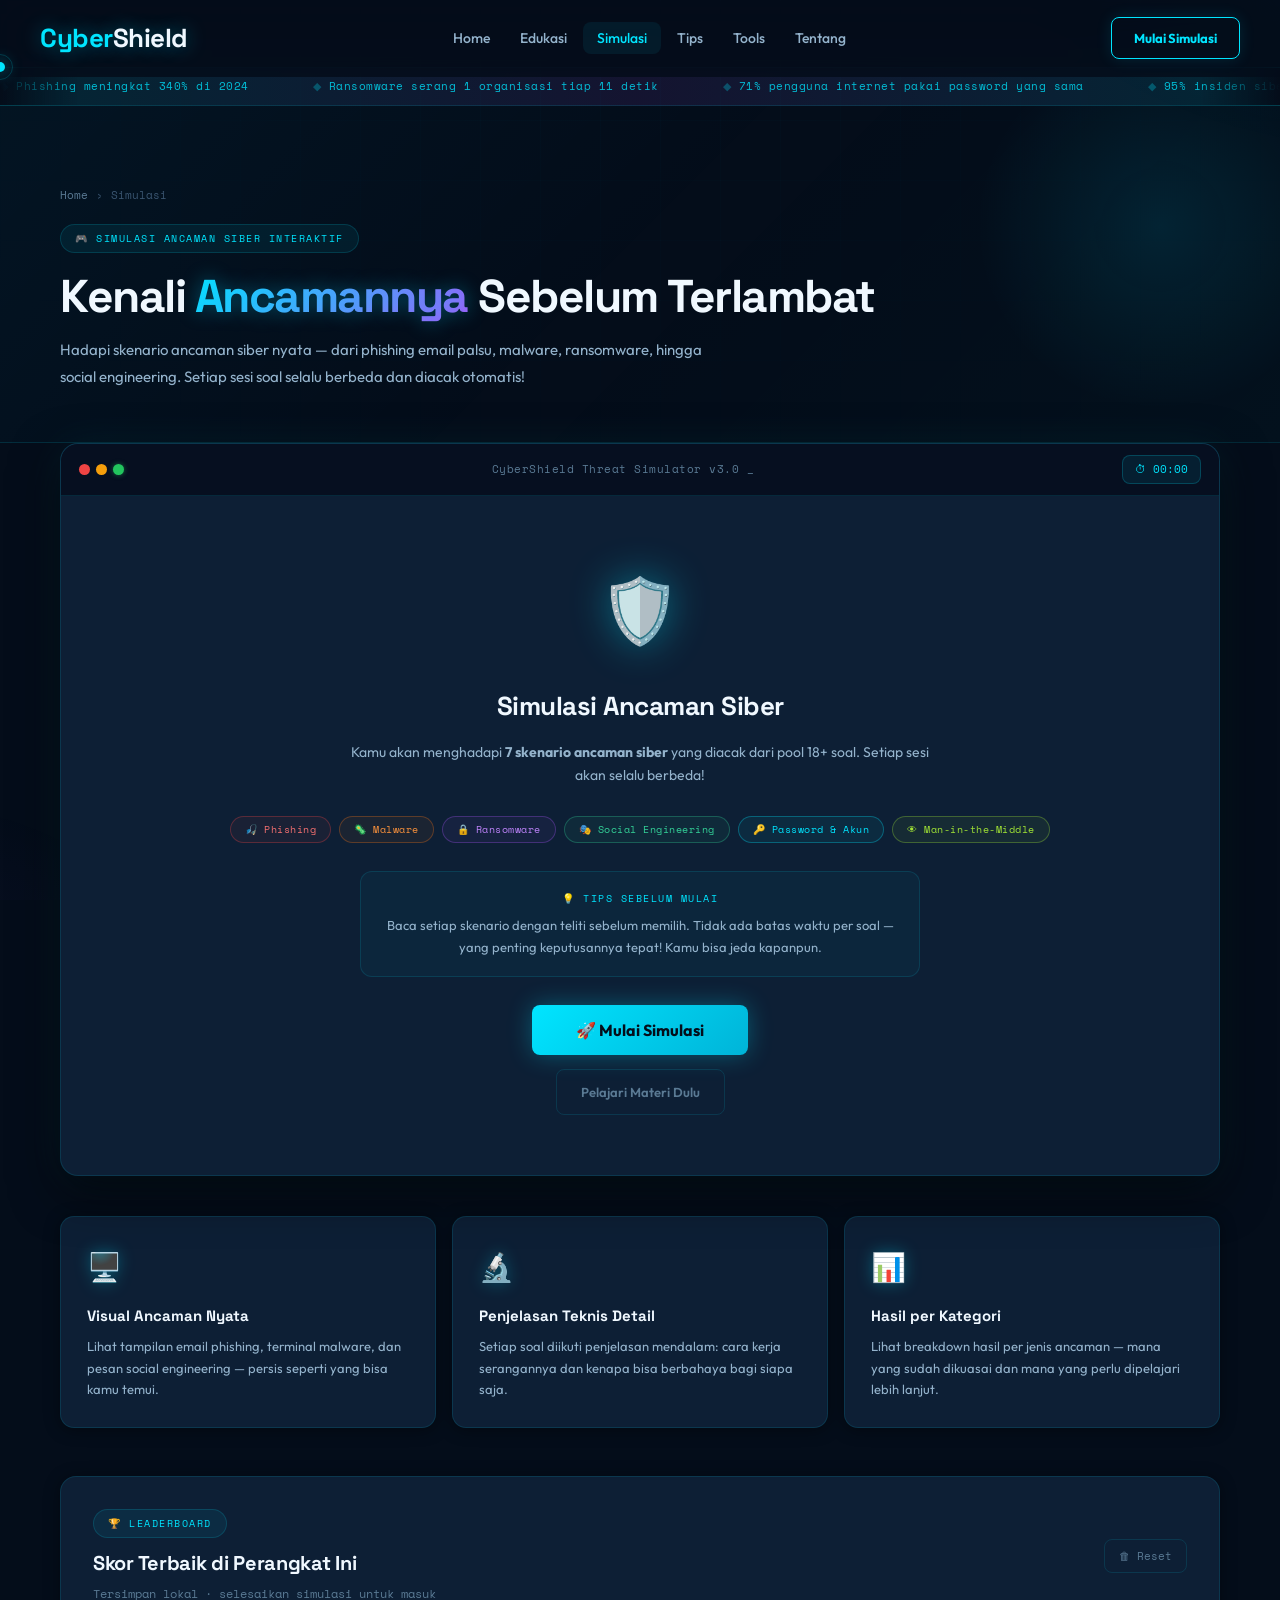
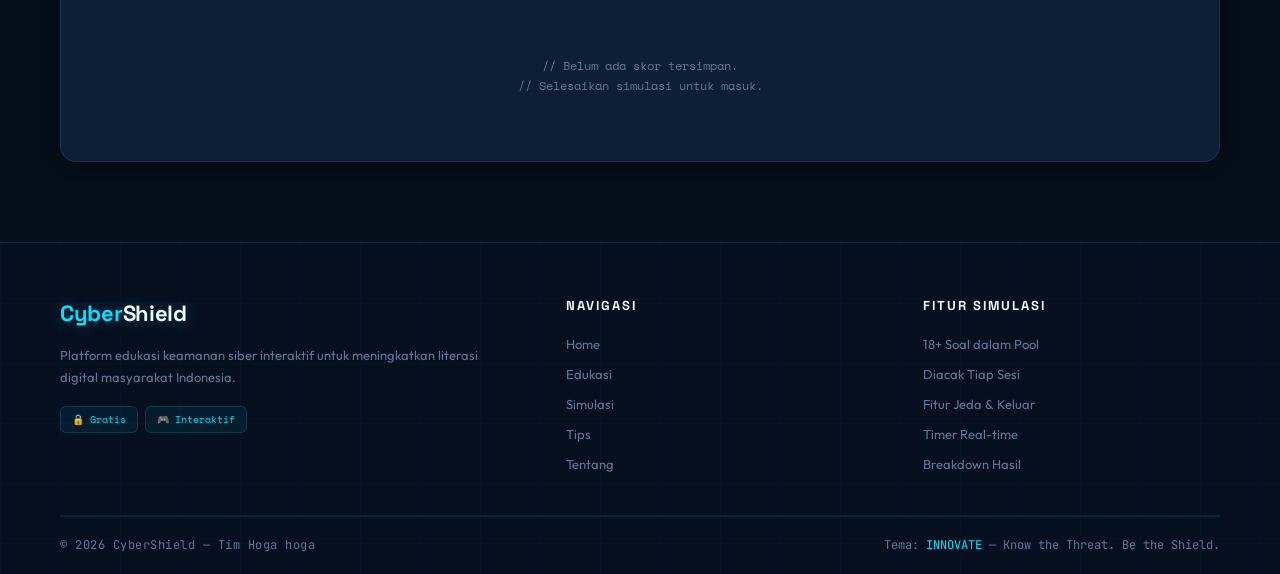
<file: simulasi.html>
<!DOCTYPE html>
<html lang="id">
<head>
<meta charset="UTF-8"><meta name="viewport" content="width=device-width,initial-scale=1">
<title>CyberShield — Simulasi Interaktif</title>
<link rel="stylesheet" href="style.css">
<link href="https://fonts.googleapis.com/css2?family=Outfit:wght@300;400;500;600;700;800;900&family=Space+Grotesk:wght@400;500;600;700&family=Space+Mono:wght@400;700&display=swap" rel="stylesheet">
<style>
:root {
  --bg:       #040d1a;
  --bg2:      #060f20;
  --bg3:      #08152a;
  --surface:  #0d1f35;
  --surf2:    #102440;
  --surf3:    rgba(13,31,53,.85);
  --cyan:     #00e5ff;
  --cyan2:    #00b4d8;
  --violet:   #a855f7;
  --emerald:  #10b981;
  --red:      #ef4444;
  --orange:   #f97316;
  --text:     #f0f8ff;
  --text2:    #94b3cc;
  --text3:    #5a7a94;
  --muted:    #3a5570;
  --border:   rgba(0,229,255,.12);
  --borderHov:rgba(0,229,255,.3);
  --shadow-s: 0 2px 16px rgba(0,0,0,.4);
  --shadow-m: 0 8px 32px rgba(0,0,0,.5), 0 0 20px rgba(0,229,255,.05);
  --shadow-l: 0 16px 48px rgba(0,0,0,.6), 0 0 40px rgba(0,229,255,.08);
}
*{ margin:0; padding:0; box-sizing:border-box }
html{ scroll-behavior:smooth }

body {
  background:var(--bg);
  color:var(--text);
  font-family:'Outfit',sans-serif;
  font-size:15px; overflow-x:hidden; line-height:1.7;
  cursor:none;
}
body::before {
  content:''; position:fixed; inset:0; z-index:0; pointer-events:none;
  background:
    radial-gradient(ellipse 60% 50% at 110% -10%, rgba(0,229,255,.06) 0%, transparent 55%),
    radial-gradient(ellipse 45% 40% at -10% 110%, rgba(168,85,247,.05) 0%, transparent 55%);
  animation:bgDrift 25s ease-in-out infinite alternate;
}
body::after {
  content:''; position:fixed; inset:0; z-index:0; pointer-events:none;
  background-image:
    linear-gradient(rgba(0,229,255,.018) 1px, transparent 1px),
    linear-gradient(90deg, rgba(0,229,255,.018) 1px, transparent 1px);
  background-size:60px 60px;
  mask-image:radial-gradient(ellipse 80% 80% at 50% 0%, black 0%, transparent 80%);
}
@keyframes bgDrift { 0%{transform:translate(0,0)} 100%{transform:translate(20px,-20px)} }

nav, .ticker-wrap, .page-hero, .page-wrap, footer,
.scroll-top, .cursor, .cursor-trail, .mob-menu,
.modal-overlay { position:relative; z-index:1 }

/* ── CURSOR ── */
.cursor {
  width:10px; height:10px; background:var(--cyan);
  border-radius:50%; position:fixed; pointer-events:none; z-index:9999;
  transform:translate(-50%,-50%);
  box-shadow:0 0 16px rgba(0,229,255,.7);
  transition:width .15s, height .15s;
}
.cursor.hover {
  width:32px; height:32px; background:transparent;
  border:1.5px solid var(--cyan);
  box-shadow:0 0 20px rgba(0,229,255,.4);
}
.cursor-trail {
  width:26px; height:26px;
  border:1px solid rgba(0,229,255,.18);
  border-radius:50%; position:fixed; pointer-events:none; z-index:9998;
  transform:translate(-50%,-50%);
  transition:left .1s ease, top .1s ease;
}

/* ── NAV ── */
nav {
  position:fixed; top:0; left:0; right:0; z-index:200;
  display:flex; align-items:center; justify-content:space-between;
  padding:16px 40px;
  background:rgba(4,13,26,.75);
  backdrop-filter:blur(20px); -webkit-backdrop-filter:blur(20px);
  border-bottom:1px solid transparent; transition:all .3s;
}
nav.scrolled { padding:11px 40px; border-bottom-color:var(--border); box-shadow:0 4px 30px rgba(0,0,0,.5) }
.logo { font-family:'Space Grotesk',sans-serif; font-weight:700; font-size:26px; color:var(--cyan); text-decoration:none; text-shadow:0 0 20px rgba(0,229,255,.4) }
.logo span { color:var(--text) }
nav ul { list-style:none; display:flex; gap:2px }
nav ul a { font-family:'Outfit',sans-serif; color:var(--text2); text-decoration:none; font-size:14px; font-weight:500; padding:7px 14px; border-radius:8px; transition:all .2s; cursor:none }
nav ul a:hover, nav ul a.active { color:var(--cyan); background:rgba(0,229,255,.07) }
.nav-cta { font-family:'Outfit',sans-serif; font-size:13px; font-weight:700; padding:9px 22px; background:transparent; color:var(--cyan); border:1.5px solid var(--cyan); cursor:none; border-radius:8px; transition:all .25s; text-decoration:none; display:inline-block; box-shadow:0 0 16px rgba(0,229,255,.12) }
.nav-cta:hover { background:rgba(0,229,255,.1); box-shadow:0 0 28px rgba(0,229,255,.3); transform:translateY(-1px) }
.hamburger { display:none; background:transparent; border:1px solid var(--border); color:var(--text2); padding:7px 13px; cursor:none; font-size:18px; border-radius:8px; transition:all .2s }
.hamburger:hover { border-color:var(--cyan); color:var(--cyan) }
.mob-menu { display:none; position:fixed; top:60px; left:0; right:0; z-index:199; background:rgba(4,13,26,.97); backdrop-filter:blur(20px); border-bottom:1px solid var(--border); padding:14px 24px; flex-direction:column; gap:4px }
.mob-menu.open { display:flex }
.mob-menu a { font-family:'Outfit',sans-serif; color:var(--text2); text-decoration:none; font-size:14px; padding:10px 14px; border-radius:8px; cursor:none; transition:all .2s }
.mob-menu a:hover { color:var(--cyan); background:rgba(0,229,255,.07) }

/* ── TICKER ── */
.ticker-wrap { background:linear-gradient(90deg,rgba(0,229,255,.12),rgba(168,85,247,.1),rgba(0,229,255,.12)); border-top:1px solid var(--border); border-bottom:1px solid var(--border); padding:9px 0; overflow:hidden; margin-top:67px; position:relative }
.ticker-wrap::before { content:''; position:absolute; left:0; top:0; bottom:0; width:80px; background:linear-gradient(90deg,var(--bg),transparent); z-index:2 }
.ticker-wrap::after { content:''; position:absolute; right:0; top:0; bottom:0; width:80px; background:linear-gradient(-90deg,var(--bg),transparent); z-index:2 }
.ticker-inner { display:flex; gap:64px; animation:ticker 40s linear infinite; white-space:nowrap }
.ticker-item { font-family:'Space Mono',monospace; font-size:11px; color:rgba(0,229,255,.8); letter-spacing:.5px; flex-shrink:0 }
.ticker-item::before { content:'◆ '; color:rgba(0,229,255,.4) }
@keyframes ticker { 0%{transform:translateX(0)} 100%{transform:translateX(-50%)} }

/* ── SCROLL TOP ── */
.scroll-top { position:fixed; bottom:28px; right:28px; z-index:500; width:42px; height:42px; background:transparent; color:var(--cyan); border:1.5px solid var(--cyan); font-size:16px; cursor:none; border-radius:10px; transition:all .3s; opacity:0; pointer-events:none; box-shadow:0 0 16px rgba(0,229,255,.15) }
.scroll-top.show { opacity:1; pointer-events:auto }
.scroll-top:hover { background:rgba(0,229,255,.1); transform:translateY(-3px) }

/* ── BUTTONS ── */
.btn-primary { font-family:'Outfit',sans-serif; font-size:13px; font-weight:700; padding:13px 28px; background:linear-gradient(135deg,var(--cyan),var(--cyan2)); color:#040d1a; border:none; cursor:none; border-radius:8px; transition:all .25s; text-decoration:none; display:inline-block; box-shadow:0 0 24px rgba(0,229,255,.3) }
.btn-primary:hover { box-shadow:0 0 40px rgba(0,229,255,.5); transform:translateY(-2px); filter:brightness(1.1) }
.btn-secondary { font-family:'Outfit',sans-serif; font-size:13px; font-weight:600; padding:13px 28px; background:transparent; color:var(--text2); border:1.5px solid rgba(255,255,255,.12); cursor:none; border-radius:8px; transition:all .25s; text-decoration:none; display:inline-block }
.btn-secondary:hover { background:rgba(255,255,255,.05); border-color:rgba(255,255,255,.22); color:var(--text); transform:translateY(-2px) }
.btn-outline { font-family:'Outfit',sans-serif; font-size:13px; font-weight:600; padding:11px 24px; background:transparent; color:var(--text3); border:1px solid var(--border); cursor:none; border-radius:8px; transition:all .25s; text-decoration:none; display:inline-block }
.btn-outline:hover { border-color:var(--borderHov); color:var(--cyan) }

/* ── PAGE HERO ── */
/* DIPERBAIKI: max-width dibesarkan, padding lebih lega */
.page-hero {
  padding:80px 60px 52px;
  max-width:1400px;
  margin:0 auto;
}
.ph-inner { max-width:1500px }
.ph-breadcrumb { font-family:'Space Mono',monospace; font-size:11px; color:var(--text3); margin-bottom:20px; display:flex; align-items:center; gap:8px }
.ph-breadcrumb a { color:var(--text3); text-decoration:none; transition:color .2s }
.ph-breadcrumb a:hover { color:var(--cyan) }
.ph-breadcrumb span { color:var(--muted) }
.ph-tag { display:inline-flex; align-items:center; gap:6px; background:rgba(0,229,255,.07); color:var(--cyan); font-family:'Space Mono',monospace; font-size:10px; padding:5px 14px; border-radius:20px; margin-bottom:18px; letter-spacing:1.5px; border:1px solid rgba(0,229,255,.15) }
.ph-title { font-family:'Space Grotesk',sans-serif; font-size:clamp(28px,4vw,46px); font-weight:800; color:var(--text); letter-spacing:-1.5px; margin-bottom:14px; line-height:1.1 }
.ph-title .ac { background:linear-gradient(135deg,var(--cyan),var(--violet)); -webkit-background-clip:text; -webkit-text-fill-color:transparent; background-clip:text }
.ph-desc { font-size:15px; color:var(--text2); line-height:1.8; max-width:680px }

/* ── PAGE WRAP ── */
/* DIPERBAIKI: max-width dibesarkan dari 900px ke 1200px, padding horizontal lebih lega */
.page-wrap {
  max-width:1400px;
  margin:0 auto;
  padding:0 60px 80px;
}

/* ═══════════════════════════════════
   SIM-BOX — DARK TERMINAL
═══════════════════════════════════ */
.sim-box {
  background:var(--surface);
  border:1px solid var(--border);
  border-radius:18px;
  overflow:hidden;
  box-shadow:var(--shadow-l);
  position:relative;
}
.sim-box.hacked { animation:hackShake .5s ease }
@keyframes hackShake {
  0%,100%{transform:translateX(0)} 15%{transform:translateX(-8px)} 30%{transform:translateX(8px)} 45%{transform:translateX(-5px)} 60%{transform:translateX(5px)} 75%{transform:translateX(-3px)} 90%{transform:translateX(3px)}
}

/* Top bar */
.sim-topbar {
  background:var(--bg2);
  border-bottom:1px solid var(--border);
  padding:11px 18px;
  display:flex; align-items:center; gap:10px;
}
.sim-dots { display:flex; gap:6px }
.sim-dot { width:11px; height:11px; border-radius:50% }
.sim-dot.r{background:#ef4444} .sim-dot.y{background:#f59e0b} .sim-dot.g{background:#22c55e;box-shadow:0 0 5px rgba(34,197,94,.5)}
.sim-title-bar { font-family:'Space Mono',monospace; font-size:11px; color:var(--text3); flex:1; text-align:center; letter-spacing:.5px }
.sim-timer { font-family:'Space Mono',monospace; font-size:11px; color:var(--cyan); background:rgba(0,229,255,.08); border:1px solid rgba(0,229,255,.2); padding:4px 12px; border-radius:8px }
.blink { animation:blink 1s steps(1) infinite }
@keyframes blink { 0%,100%{opacity:1} 50%{opacity:0} }

/* ── START SCREEN ── */
/* DIPERBAIKI: padding lebih lega, max-width konten dalam diperbesar */
.sim-start { padding:60px 60px; text-align:center }
.ss-icon { font-size:64px; margin-bottom:20px; display:block; filter:drop-shadow(0 0 20px rgba(0,229,255,.4)) }
.ss-title { font-family:'Space Grotesk',sans-serif; font-size:26px; font-weight:700; color:var(--text); letter-spacing:-.5px; margin-bottom:12px }
.ss-desc { font-size:14px; color:var(--text2); line-height:1.7; margin-bottom:28px; max-width:600px; margin-left:auto; margin-right:auto }
.ss-features { display:grid; grid-template-columns:repeat(4,1fr); gap:12px; margin-bottom:28px; max-width:800px; margin-left:auto; margin-right:auto }
.ss-feat { background:rgba(0,229,255,.05); border:1px solid rgba(0,229,255,.12); border-radius:10px; padding:16px 10px; font-size:12px; color:var(--text2); text-align:center; transition:all .2s }
.ss-feat:hover { border-color:rgba(0,229,255,.25); background:rgba(0,229,255,.08) }
.ss-feat span { display:block; color:var(--cyan); font-weight:700; font-size:12px; margin-top:4px }

/* Category pills */
.ss-categories { display:flex; flex-wrap:wrap; gap:8px; justify-content:center; margin-bottom:28px }
.ss-cat { font-family:'Space Mono',monospace; font-size:10px; padding:4px 14px; border-radius:20px; letter-spacing:.5px; border:1px solid; }
.ss-cat.ph { color:#f87171; border-color:rgba(239,68,68,.3); background:rgba(239,68,68,.06) }
.ss-cat.ml { color:#fb923c; border-color:rgba(249,115,22,.3); background:rgba(249,115,22,.06) }
.ss-cat.rw { color:#c084fc; border-color:rgba(168,85,247,.3); background:rgba(168,85,247,.06) }
.ss-cat.se { color:#34d399; border-color:rgba(52,211,153,.3); background:rgba(52,211,153,.06) }
.ss-cat.pw { color:var(--cyan); border-color:rgba(0,229,255,.3); background:rgba(0,229,255,.06) }
.ss-cat.mm { color:#a3e635; border-color:rgba(163,230,53,.3); background:rgba(163,230,53,.06) }

.ss-tip-box { margin-bottom:28px; padding:18px 24px; background:rgba(0,229,255,.04); border:1.5px solid rgba(0,229,255,.12); border-radius:12px; max-width:560px; margin-left:auto; margin-right:auto }
.ss-tip-label { font-family:'Space Mono',monospace; font-size:10px; color:var(--cyan); letter-spacing:1.5px; margin-bottom:8px; text-transform:uppercase }
.ss-tip-text { font-size:13px; color:var(--text2); line-height:1.65 }

/* ── PAUSE OVERLAY ── */
.pause-overlay {
  display:none; position:absolute; inset:0; z-index:50;
  background:rgba(4,13,26,.9); backdrop-filter:blur(8px);
  align-items:center; justify-content:center;
  border-radius:18px;
}
.pause-overlay.show { display:flex }
.pause-box { text-align:center; padding:48px 40px }
.pause-icon { font-size:56px; margin-bottom:16px; display:block }
.pause-title { font-family:'Space Grotesk',sans-serif; font-size:24px; font-weight:700; color:var(--text); margin-bottom:8px }
.pause-sub { font-size:14px; color:var(--text2); margin-bottom:32px }
.pause-btns { display:flex; gap:12px; justify-content:center; flex-wrap:wrap }

/* ── QUIZ AREA ── */
/* DIPERBAIKI: padding lebih lega */
.sim-body { padding:36px 48px }
.q-header { display:flex; align-items:center; gap:12px; margin-bottom:20px }
.q-num { font-family:'Space Mono',monospace; font-size:11px; color:var(--text3); letter-spacing:1.5px; white-space:nowrap }
.q-progress { flex:1; height:4px; background:rgba(255,255,255,.06); border-radius:4px; overflow:hidden }
.q-bar { height:100%; border-radius:4px; transition:width .5s ease; background:linear-gradient(90deg,var(--cyan),var(--violet)) }
.q-controls { display:flex; gap:8px; flex-shrink:0 }
.q-btn-pause, .q-btn-exit {
  font-family:'Space Mono',monospace; font-size:10px; padding:5px 12px;
  border-radius:7px; cursor:none; transition:all .2s; border:1px solid;
}
.q-btn-pause { color:var(--cyan); border-color:rgba(0,229,255,.2); background:rgba(0,229,255,.06) }
.q-btn-pause:hover { background:rgba(0,229,255,.14); border-color:var(--cyan) }
.q-btn-exit { color:var(--text3); border-color:rgba(255,255,255,.1); background:transparent }
.q-btn-exit:hover { color:#f87171; border-color:rgba(239,68,68,.3); background:rgba(239,68,68,.06) }

.q-type { display:inline-block; font-family:'Space Mono',monospace; font-size:10px; padding:3px 12px; border-radius:20px; border:1px solid; margin-bottom:12px; letter-spacing:1px }
.q-type.t-phishing   { color:#f87171; border-color:rgba(239,68,68,.3); background:rgba(239,68,68,.06) }
.q-type.t-malware    { color:#fb923c; border-color:rgba(249,115,22,.3); background:rgba(249,115,22,.06) }
.q-type.t-ransomware { color:#c084fc; border-color:rgba(168,85,247,.3); background:rgba(168,85,247,.06) }
.q-type.t-social     { color:#34d399; border-color:rgba(52,211,153,.3); background:rgba(52,211,153,.06) }
.q-type.t-password   { color:var(--cyan); border-color:rgba(0,229,255,.3); background:rgba(0,229,255,.06) }
.q-type.t-mitm       { color:#a3e635; border-color:rgba(163,230,53,.3); background:rgba(163,230,53,.06) }

.q-body { font-family:'Space Grotesk',sans-serif; font-size:16px; font-weight:600; color:var(--text); line-height:1.5; margin-bottom:16px }

#qVisual { margin-bottom:18px }

/* Terminal mockup */
.term-mock { background:#000d1a; border:1px solid rgba(0,229,255,.15); border-radius:12px; overflow:hidden; font-family:'Space Mono',monospace }
.term-bar { background:#071525; padding:10px 14px; display:flex; align-items:center; gap:7px; border-bottom:1px solid rgba(0,229,255,.08) }
.td { width:10px; height:10px; border-radius:50% }
.td.r{background:#ef4444} .td.y{background:#f59e0b} .td.g{background:#22c55e}
.term-body { padding:16px 18px; display:flex; flex-direction:column; gap:5px }
.tl { font-size:12px; line-height:1.7 }
.tl-err  { color:#f87171 }
.tl-warn { color:#fb923c }
.tl-info { color:var(--cyan) }
.tl { color:var(--text2) }

/* Email mockup */
.email-mock-v2 { background:#070f1c; border:1px solid rgba(0,229,255,.12); border-radius:12px; overflow:hidden; font-family:'Outfit',sans-serif }
.emv2-chrome { background:#0d1929; padding:10px 14px; display:flex; align-items:center; gap:10px; border-bottom:1px solid rgba(0,229,255,.08) }
.emv2-dots span { width:10px; height:10px; border-radius:50%; display:inline-block; margin-right:5px }
.emv2-dots span:nth-child(1){background:#ef4444} .emv2-dots span:nth-child(2){background:#f59e0b} .emv2-dots span:nth-child(3){background:#22c55e}
.emv2-title { font-family:'Space Mono',monospace; font-size:11px; color:var(--text3); flex:1; text-align:center }
.emv2-inbox-bar { background:#0a1625; padding:8px 14px; border-bottom:1px solid rgba(255,255,255,.04) }
.emv2-inbox-label { font-family:'Space Mono',monospace; font-size:10px; color:var(--text3); letter-spacing:.5px }
.emv2-email-row { padding:16px; display:flex; gap:12px; transition:background .2s }
.emv2-email-row.emv2-phishing { background:rgba(239,68,68,.04); border-left:2px solid rgba(239,68,68,.35) }
.emv2-avatar { width:38px; height:38px; border-radius:50%; background:rgba(0,229,255,.1); border:1px solid rgba(0,229,255,.15); display:flex; align-items:center; justify-content:center; font-weight:700; color:var(--cyan); font-size:14px; flex-shrink:0 }
.emv2-email-top { display:flex; align-items:center; gap:8px; margin-bottom:3px; flex-wrap:wrap }
.emv2-sender { font-size:13px; font-weight:600; color:var(--text) }
.emv2-addr { font-family:'Space Mono',monospace; font-size:10px; color:var(--text3) }
.emv2-flag-badge { font-family:'Space Mono',monospace; font-size:9px; padding:2px 8px; background:rgba(239,68,68,.1); color:#f87171; border:1px solid rgba(239,68,68,.2); border-radius:6px }
.emv2-subject { font-size:13px; font-weight:600; color:var(--text2); margin-bottom:6px }
.emv2-body { font-size:12px; color:var(--text3); line-height:1.65 }
.emv2-link-row { margin-top:8px; display:flex; align-items:center; gap:6px; flex-wrap:wrap }
.emv2-link-icon { font-size:12px }
.emv2-url { font-family:'Space Mono',monospace; font-size:11px; color:var(--cyan) }
.emv2-url.emv2-url-bad { color:#f87171; text-decoration:line-through }
.emv2-url-warn { font-family:'Space Mono',monospace; font-size:10px; color:#f87171 }
.emv2-redflag-box { margin:0 14px 14px; padding:10px 14px; background:rgba(239,68,68,.06); border:1px solid rgba(239,68,68,.2); border-radius:8px }
.emv2-rf-title { font-family:'Space Mono',monospace; font-size:10px; color:#f87171; letter-spacing:.5px; margin-bottom:6px }
.emv2-rf-item { font-size:11px; color:#fca5a5; padding:2px 0 }

/* Browser mockup */
.browser-mock { background:#060f1c; border:1px solid rgba(0,229,255,.12); border-radius:12px; overflow:hidden }
.bm-chrome { background:#0d1929; padding:10px 14px; display:flex; align-items:center; gap:10px; border-bottom:1px solid rgba(0,229,255,.08) }
.bm-dots span { width:10px; height:10px; border-radius:50%; display:inline-block; margin-right:5px }
.bm-dots span.r{background:#ef4444} .bm-dots span.y{background:#f59e0b} .bm-dots span.g{background:#22c55e}
.bm-url-bar { flex:1; background:#040d1a; border:1px solid rgba(0,229,255,.1); border-radius:6px; padding:5px 10px; display:flex; align-items:center; gap:6px }
.bm-lock { font-size:11px }
.bm-lock-secure { color:#34d399 }
.bm-lock-bad { color:#f87171 }
.bm-domain { font-family:'Space Mono',monospace; font-size:10px; color:var(--text2) }
.bm-domain.bm-domain-bad { color:#f87171 }
.bm-not-secure { font-family:'Space Mono',monospace; font-size:9px; color:#f87171 }
.bm-body { padding:16px }
.bm-page-title { font-size:13px; font-weight:600; color:var(--text); margin-bottom:12px }
.bm-warning-bar { margin-top:10px; padding:8px 12px; background:rgba(239,68,68,.08); border:1px solid rgba(239,68,68,.2); border-radius:8px; font-size:11px; color:#fca5a5 }

/* WA mockup */
.wa-mock-v2 { background:#060f1c; border:1px solid rgba(0,229,255,.12); border-radius:12px; overflow:hidden }
.wam-chrome { background:#0d1929; padding:10px 14px; display:flex; align-items:center; gap:10px; border-bottom:1px solid rgba(0,229,255,.08) }
.wam-dots span { width:10px; height:10px; border-radius:50%; display:inline-block; margin-right:5px }
.wam-dots span:nth-child(1){background:#ef4444} .wam-dots span:nth-child(2){background:#f59e0b} .wam-dots span:nth-child(3){background:#22c55e}
.wam-title { font-family:'Space Mono',monospace; font-size:11px; color:var(--text3); flex:1; text-align:center }
.wam-header { padding:12px 16px; display:flex; align-items:center; gap:10px; border-bottom:1px solid rgba(255,255,255,.04) }
.wam-avatar { font-size:24px }
.wam-name { font-size:13px; font-weight:600; color:var(--text) }
.wam-verified { font-family:'Space Mono',monospace; font-size:9px; color:#34d399; border:1px solid rgba(52,211,153,.3); background:rgba(52,211,153,.06); padding:2px 6px; border-radius:4px }
.wam-unknown  { font-family:'Space Mono',monospace; font-size:9px; color:#fb923c; border:1px solid rgba(249,115,22,.3); background:rgba(249,115,22,.06); padding:2px 6px; border-radius:4px }
.wam-status { font-size:11px; color:var(--text3) }
.wam-chat-area { padding:14px 16px }
.wam-bubble { background:rgba(0,229,255,.04); border:1px solid rgba(0,229,255,.08); border-radius:12px; padding:12px 14px; font-size:12px; color:var(--text2); line-height:1.65; position:relative }
.wam-time { font-family:'Space Mono',monospace; font-size:9px; color:var(--text3); float:right; margin-top:4px }
.wam-warning { margin:0 14px 14px; padding:8px 12px; background:rgba(249,115,22,.08); border:1px solid rgba(249,115,22,.2); border-radius:8px; font-size:11px; color:#fdba74 }

/* Choices */
.choices { display:flex; flex-direction:column; gap:8px; margin-bottom:16px }
.choice-btn {
  display:flex; align-items:center; gap:12px; padding:13px 16px;
  background:rgba(255,255,255,.02); border:1px solid rgba(255,255,255,.08);
  color:var(--text2); font-family:'Outfit',sans-serif; font-size:14px; font-weight:500;
  text-align:left; cursor:none; transition:all .2s; width:100%; border-radius:10px;
}
.choice-btn:hover:not(:disabled) { border-color:rgba(0,229,255,.25); background:rgba(0,229,255,.06); color:var(--text); transform:translateX(4px) }
.choice-btn.correct { background:rgba(16,185,129,.08); border-color:rgba(16,185,129,.3); color:#34d399 }
.choice-btn.wrong   { background:rgba(239,68,68,.08); border-color:rgba(239,68,68,.3);  color:#f87171 }
.choice-letter { font-family:'Space Mono',monospace; font-size:11px; width:28px; height:28px; display:flex; align-items:center; justify-content:center; background:rgba(0,229,255,.06); border:1px solid rgba(0,229,255,.15); border-radius:7px; flex-shrink:0; font-weight:700; color:var(--cyan); transition:all .2s }
.choice-btn:hover:not(:disabled) .choice-letter { background:var(--cyan); color:#040d1a; border-color:var(--cyan) }

/* Feedback */
.feedback { display:none; padding:14px 16px; margin-bottom:16px; font-size:13px; line-height:1.65; border-radius:10px }
.feedback.show { display:block; animation:fadeUp .3s ease }
.feedback.ok  { background:rgba(16,185,129,.07); border:1px solid rgba(16,185,129,.25); color:#34d399 }
.feedback.bad { background:rgba(239,68,68,.07);  border:1px solid rgba(239,68,68,.25);  color:#fca5a5 }
.fb-title { font-family:'Space Grotesk',sans-serif; font-size:14px; font-weight:700; margin-bottom:5px }
.fb-desc-text { color:var(--text2); font-size:13px; line-height:1.65 }

/* Sim foot */
.sim-foot { display:flex; justify-content:space-between; align-items:center; padding-top:14px; border-top:1px solid rgba(255,255,255,.06) }
.score-disp { font-family:'Space Mono',monospace; font-size:11px; color:var(--text3) }
.score-disp span { color:var(--cyan); font-weight:700 }

/* ── RESULT ── */
.result-screen { display:none; text-align:center; padding:52px 60px }
.result-screen.show { display:block; animation:fadeIn .4s ease }
.result-icon { font-size:64px; margin-bottom:14px; display:block; animation:bounceIn .5s ease; filter:drop-shadow(0 0 20px rgba(0,229,255,.3)) }
.result-title { font-family:'Space Grotesk',sans-serif; font-size:26px; font-weight:700; color:var(--text); margin-bottom:10px }
.result-score { font-family:'Space Grotesk',sans-serif; font-size:64px; font-weight:800; line-height:1; margin-bottom:4px; background:linear-gradient(135deg,var(--cyan),var(--violet)); -webkit-background-clip:text; -webkit-text-fill-color:transparent; background-clip:text }
.result-pct { font-size:18px; font-weight:600; color:var(--text2); margin-bottom:6px }
.result-time { font-family:'Space Mono',monospace; font-size:12px; color:var(--text3); margin-bottom:14px }
.result-desc { font-size:14px; color:var(--text2); max-width:480px; margin:0 auto 24px; line-height:1.7 }
.result-bd { display:flex; justify-content:center; gap:8px; flex-wrap:wrap; margin-bottom:24px }
.result-btns { display:flex; gap:10px; justify-content:center; flex-wrap:wrap }
#certBox { margin:20px 0; display:none }

/* ── INFO CARDS ── */
.info-card { background:var(--surface); border:1px solid var(--border); border-radius:14px; padding:26px; transition:all .3s }
.info-card:hover { border-color:rgba(0,229,255,.2); box-shadow:var(--shadow-m); transform:translateY(-4px) }
.info-icon { font-size:28px; margin-bottom:12px; filter:drop-shadow(0 0 8px rgba(0,229,255,.3)) }
.info-title { font-family:'Space Grotesk',sans-serif; font-size:15px; font-weight:700; color:var(--text); margin-bottom:8px }
.info-desc { font-size:13px; color:var(--text2); line-height:1.65 }

/* ── LEADERBOARD ── */
.lb-section { background:var(--surface); border:1px solid var(--border); border-radius:16px; padding:32px; overflow:hidden }
.lb-box { display:flex; flex-direction:column; gap:8px }
.lb-row { display:flex; align-items:center; gap:14px; padding:12px 16px; background:rgba(255,255,255,.02); border:1px solid rgba(255,255,255,.06); border-radius:10px; transition:all .2s }
.lb-row:hover { border-color:rgba(0,229,255,.15) }
.lb-top { border-color:rgba(0,229,255,.2); background:rgba(0,229,255,.04) }
.lb-rank { font-family:'Space Mono',monospace; font-size:14px; width:28px; text-align:center; flex-shrink:0 }
.lb-info { flex:1 }
.lb-name { font-size:13px; font-weight:600; color:var(--text) }
.lb-meta { font-family:'Space Mono',monospace; font-size:10px; color:var(--text3) }
.lb-badge { font-size:12px; color:var(--text2) }
.lb-score { font-family:'Space Grotesk',sans-serif; font-size:18px; font-weight:700; min-width:48px; text-align:right }

/* ── SEC TAGS ── */
.sec-tag { display:inline-flex; align-items:center; gap:6px; background:rgba(0,229,255,.07); color:var(--cyan); font-family:'Space Mono',monospace; font-size:10px; padding:5px 14px; border-radius:20px; margin-bottom:10px; letter-spacing:1.5px; border:1px solid rgba(0,229,255,.15) }

/* ── FOOTER ── */
footer { background:var(--bg2); border-top:1px solid var(--border); padding:52px 0 0 }
.footer-inner { max-width:1400px; margin:0 auto; padding:0 60px }
.footer-top { display:grid; grid-template-columns:1.5fr 1fr 1fr; gap:60px; padding-bottom:40px }
.footer-logo { font-family:'Space Grotesk',sans-serif; font-weight:700; font-size:22px; color:var(--cyan); text-decoration:none; display:block; margin-bottom:12px; text-shadow:0 0 16px rgba(0,229,255,.3) }
.footer-logo span { color:var(--text) }
.footer-about { font-size:13px; color:var(--text3); line-height:1.7; margin-bottom:18px }
.footer-badges { display:flex; gap:7px; flex-wrap:wrap }
.footer-badge { font-family:'Space Mono',monospace; font-size:10px; padding:4px 11px; border-radius:6px; background:rgba(0,229,255,.06); color:var(--cyan); border:1px solid rgba(0,229,255,.15) }
.footer-col-title { font-family:'Space Grotesk',sans-serif; font-size:13px; font-weight:700; color:var(--text); margin-bottom:16px }
.footer-links { display:flex; flex-direction:column; gap:8px }
.footer-links a { font-size:13px; color:var(--text3); text-decoration:none; transition:color .2s; cursor:none }
.footer-links a:hover { color:var(--cyan) }
.footer-bottom { border-top:1px solid var(--border); padding:18px 0; display:flex; justify-content:space-between; align-items:center }
.footer-copy, .footer-made { font-size:12px; color:var(--text3) }
.footer-made span { color:var(--cyan) }

/* ── REVEAL ── */
.reveal { opacity:0; transform:translateY(24px); transition:opacity .6s ease, transform .6s ease }
.reveal.visible { opacity:1; transform:translateY(0) }

@keyframes fadeUp { 0%{opacity:0;transform:translateY(20px)} 100%{opacity:1;transform:translateY(0)} }
@keyframes fadeIn { 0%{opacity:0} 100%{opacity:1} }
@keyframes bounceIn { 0%{transform:scale(.5)} 70%{transform:scale(1.1)} 100%{transform:scale(1)} }

/* ── RESPONSIVE ── */
@media(max-width:1024px){
  .page-wrap { padding:0 40px 80px }
  .page-hero { padding:70px 40px 44px }
  .sim-body { padding:28px 36px }
  .sim-start { padding:48px 40px }
}
@media(max-width:768px){
  nav ul,.nav-cta{display:none} .hamburger{display:block}
  .page-hero{padding:60px 24px 36px} .ph-title{font-size:30px}
  .page-wrap{padding:0 20px 60px}
  .sim-start{padding:36px 20px}
  .ss-features{grid-template-columns:1fr 1fr}
  .sim-body{padding:20px 18px}
  .footer-inner{padding:0 24px}
  .footer-top{grid-template-columns:1fr}
  .result-screen{padding:40px 24px}
}
</style>
</head>
<body>

<div class="cursor" id="cur"></div>
<div class="cursor-trail" id="trail"></div>
<button class="scroll-top" id="scrollTop" onclick="window.scrollTo({top:0,behavior:'smooth'})">↑</button>

<nav id="navbar">
  <a class="logo" href="index.html">Cyber<span>Shield</span></a>
  <ul>
    <li><a href="index.html">Home</a></li>
    <li><a href="edukasi.html">Edukasi</a></li>
    <li><a href="simulasi.html" class="active">Simulasi</a></li>
    <li><a href="tips.html">Tips</a></li>
    <li><a href="tools.html">Tools</a></li>
    <li><a href="about.html">Tentang</a></li>
  </ul>
  <a class="nav-cta" href="simulasi.html">Mulai Simulasi</a>
  <button class="hamburger" onclick="toggleMenu()">☰</button>
</nav>
<div class="mob-menu" id="mobMenu">
  <a href="index.html">Home</a>
  <a href="edukasi.html">Edukasi</a>
  <a href="simulasi.html">Simulasi</a>
  <a href="tips.html">Tips</a>
  <a href="tools.html">Tools</a>
  <a href="about.html">Tentang</a>
</div>

<div class="ticker-wrap">
  <div class="ticker-inner">
    <span class="ticker-item">Phishing meningkat 340% di 2024</span>
    <span class="ticker-item">Ransomware serang 1 organisasi tiap 11 detik</span>
    <span class="ticker-item">71% pengguna internet pakai password yang sama</span>
    <span class="ticker-item">95% insiden siber melibatkan human error</span>
    <span class="ticker-item">Indonesia masuk 10 besar target serangan siber</span>
    <span class="ticker-item">560.000 malware baru terdeteksi setiap harinya</span>
    <span class="ticker-item">Phishing meningkat 340% di 2024</span>
    <span class="ticker-item">Ransomware serang 1 organisasi tiap 11 detik</span>
    <span class="ticker-item">71% pengguna internet pakai password yang sama</span>
    <span class="ticker-item">95% insiden siber melibatkan human error</span>
    <span class="ticker-item">Indonesia masuk 10 besar target serangan siber</span>
    <span class="ticker-item">560.000 malware baru terdeteksi setiap harinya</span>
  </div>
</div>

<!-- PAGE HERO -->
<div class="page-hero">
  <div class="ph-inner">
    <div class="ph-breadcrumb">
      <a href="index.html">Home</a><span>›</span><span>Simulasi</span>
    </div>
    <div class="ph-tag">🎮 Simulasi Ancaman Siber Interaktif</div>
    <h1 class="ph-title">Kenali <span class="ac">Ancamannya</span> Sebelum Terlambat</h1>
    <p class="ph-desc">Hadapi skenario ancaman siber nyata — dari phishing email palsu, malware, ransomware, hingga social engineering. Setiap sesi soal selalu berbeda dan diacak otomatis!</p>
  </div>
</div>

<div class="page-wrap">

  <!-- QUIZ BOX -->
  <div class="sim-box reveal" id="simBox">

    <!-- Top Bar -->
    <div class="sim-topbar">
      <div class="sim-dots">
        <div class="sim-dot r"></div>
        <div class="sim-dot y"></div>
        <div class="sim-dot g"></div>
      </div>
      <div class="sim-title-bar">CyberShield Threat Simulator v3.0 <span class="blink">_</span></div>
      <div class="sim-timer" id="simTimer">⏱ 00:00</div>
    </div>

    <!-- PAUSE OVERLAY -->
    <div class="pause-overlay" id="pauseOverlay">
      <div class="pause-box">
        <span class="pause-icon">⏸</span>
        <div class="pause-title">Simulasi Dijeda</div>
        <div class="pause-sub">Timer dihentikan. Lanjutkan kapanpun kamu siap.</div>
        <div class="pause-btns">
          <button class="btn-primary" onclick="resumeQuiz()">▶ Lanjutkan</button>
          <button class="btn-secondary" onclick="exitToStart()">⏏ Keluar ke Menu</button>
        </div>
      </div>
    </div>

    <!-- ── START SCREEN ── -->
    <div class="sim-start" id="startScreen">
      <span class="ss-icon">🛡️</span>
      <h2 class="ss-title">Simulasi Ancaman Siber</h2>
      <p class="ss-desc">Kamu akan menghadapi <strong>7 skenario ancaman siber</strong> yang diacak dari pool 18+ soal. Setiap sesi akan selalu berbeda!</p>

      <div class="ss-categories">
        <span class="ss-cat ph">🎣 Phishing</span>
        <span class="ss-cat ml">🦠 Malware</span>
        <span class="ss-cat rw">🔒 Ransomware</span>
        <span class="ss-cat se">🎭 Social Engineering</span>
        <span class="ss-cat pw">🔑 Password & Akun</span>
        <span class="ss-cat mm">👁 Man-in-the-Middle</span>
      </div>


      <div class="ss-tip-box">
        <div class="ss-tip-label">💡 Tips Sebelum Mulai</div>
        <div class="ss-tip-text">Baca setiap skenario dengan teliti sebelum memilih. Tidak ada batas waktu per soal — yang penting keputusannya tepat! Kamu bisa jeda kapanpun.</div>
      </div>

      <button class="btn-primary" style="font-size:16px;padding:15px 44px" onclick="beginQuiz()">🚀 Mulai Simulasi</button>
      <div style="margin-top:14px">
        <a href="edukasi.html" class="btn-outline">Pelajari Materi Dulu</a>
      </div>
    </div>

    <!-- ── QUIZ AREA ── -->
    <div class="sim-body" id="quizArea" style="display:none">
      <div class="q-header">
        <div class="q-num" id="qNum">Skenario 1 dari 7</div>
        <div class="q-progress"><div class="q-bar" id="qBar" style="width:14%"></div></div>
        <div class="q-controls">
          <button class="q-btn-pause" onclick="pauseQuiz()">⏸ Jeda</button>
          <button class="q-btn-exit" onclick="confirmExit()">✕ Keluar</button>
        </div>
      </div>
      <div class="q-type" id="qType">Phishing</div>
      <div class="q-body" id="qBody"></div>
      <div id="qVisual" style="display:none"></div>
      <div class="choices" id="choicesBox"></div>
      <div class="feedback" id="feedbackBox">
        <div class="fb-title" id="fbTitle"></div>
        <div class="fb-desc-text" id="fbDesc"></div>
      </div>
      <div class="sim-foot">
        <div class="score-disp">Skor: <span id="scoreVal">0</span> / <span id="totalVal">7</span></div>
        <button class="btn-primary" id="nextBtn" style="display:none" onclick="nextQ()">Berikutnya →</button>
      </div>
    </div>

    <!-- ── RESULT ── -->
    <div class="result-screen" id="resultScreen">
      <div class="result-icon" id="rIcon"></div>
      <div class="result-title" id="rTitle"></div>
      <div class="result-score" id="rScore"></div>
      <div class="result-pct" id="rPct"></div>
      <div class="result-time" id="rTime"></div>
      <div class="result-desc" id="rDesc"></div>
      <div class="result-bd" id="rBreakdown"></div>
      <div id="certBox" style="display:none;margin-bottom:24px"></div>
      <div class="result-btns">
        <button class="btn-primary" onclick="restartQuiz()">🔄 Coba Lagi (Soal Baru!)</button>
        <a class="btn-secondary" href="edukasi.html">📚 Baca Materi</a>
        <a class="btn-secondary" href="tips.html">💡 Tips Keamanan</a>
      </div>
    </div>

  </div><!-- /sim-box -->

  <!-- INFO CARDS -->
  <div style="display:grid;grid-template-columns:repeat(3,1fr);gap:16px;margin-top:40px">
    <div class="info-card reveal">
      <div class="info-icon">🖥️</div>
      <div class="info-title">Visual Ancaman Nyata</div>
      <p class="info-desc">Lihat tampilan email phishing, terminal malware, dan pesan social engineering — persis seperti yang bisa kamu temui.</p>
    </div>
    <div class="info-card reveal">
      <div class="info-icon">🔬</div>
      <div class="info-title">Penjelasan Teknis Detail</div>
      <p class="info-desc">Setiap soal diikuti penjelasan mendalam: cara kerja serangannya dan kenapa bisa berbahaya bagi siapa saja.</p>
    </div>
    <div class="info-card reveal">
      <div class="info-icon">📊</div>
      <div class="info-title">Hasil per Kategori</div>
      <p class="info-desc">Lihat breakdown hasil per jenis ancaman — mana yang sudah dikuasai dan mana yang perlu dipelajari lebih lanjut.</p>
    </div>
  </div>

  <!-- LEADERBOARD -->
  <div class="lb-section reveal" style="margin-top:48px">
    <div style="display:flex;align-items:center;justify-content:space-between;margin-bottom:20px;flex-wrap:wrap;gap:12px">
      <div>
        <div class="sec-tag" style="display:inline-flex;margin-bottom:8px">🏆 Leaderboard</div>
        <h3 style="font-family:'Space Grotesk',sans-serif;font-size:20px;font-weight:800;color:var(--text);margin:0;letter-spacing:-.3px">Skor Terbaik di Perangkat Ini</h3>
        <p style="font-size:12px;color:var(--text3);margin-top:4px;font-family:'Space Mono',monospace">Tersimpan lokal · selesaikan simulasi untuk masuk</p>
      </div>
      <button onclick="clearLB()" style="font-size:11px;color:var(--text3);background:none;border:1px solid var(--border);padding:8px 14px;border-radius:8px;cursor:pointer;font-family:'Space Mono',monospace;transition:all .2s" onmouseover="this.style.color='#f87171';this.style.borderColor='rgba(239,68,68,.3)'" onmouseout="this.style.color='var(--text3)';this.style.borderColor='var(--border)'">🗑 Reset</button>
    </div>
    <div id="leaderboardBox" class="lb-box"></div>
  </div>

</div><!-- /page-wrap -->

<footer>
  <div class="footer-inner">
    <div class="footer-top">
      <div>
        <a class="footer-logo" href="index.html">Cyber<span>Shield</span></a>
        <p class="footer-about">Platform edukasi keamanan siber interaktif untuk meningkatkan literasi digital masyarakat Indonesia.</p>
        <div class="footer-badges"><span class="footer-badge">🔒 Gratis</span><span class="footer-badge">🎮 Interaktif</span></div>
      </div>
      <div>
        <div class="footer-col-title">Navigasi</div>
        <div class="footer-links">
          <a href="index.html">Home</a><a href="edukasi.html">Edukasi</a>
          <a href="simulasi.html">Simulasi</a><a href="tips.html">Tips</a><a href="about.html">Tentang</a>
        </div>
      </div>
      <div>
        <div class="footer-col-title">Fitur Simulasi</div>
        <div class="footer-links">
          <a href="simulasi.html">18+ Soal dalam Pool</a>
          <a href="simulasi.html">Diacak Tiap Sesi</a>
          <a href="simulasi.html">Fitur Jeda & Keluar</a>
          <a href="simulasi.html">Timer Real-time</a>
          <a href="simulasi.html">Breakdown Hasil</a>
        </div>
      </div>
    </div>
     <div class="footer-bottom">
      <p class="footer-copy">© 2026 CyberShield — Tim Hoga hoga</p>
      <p class="footer-made">Tema: <span>INNOVATE</span> — Know the Threat. Be the Shield.</p>
    </div>
  </div>
</footer>

<script>
const CS = {
  get: ()=>{ try{return JSON.parse(localStorage.getItem('cs_data')||'{}')}catch(e){return {}} },
  set: (d)=>{ try{localStorage.setItem('cs_data',JSON.stringify(d))}catch(e){} }
};

const cursor = document.getElementById('cur');
const trail  = document.getElementById('trail');
if(cursor && trail){
  document.addEventListener('mousemove', e => {
    cursor.style.left = e.clientX+'px'; cursor.style.top = e.clientY+'px';
    setTimeout(()=>{ trail.style.left=e.clientX+'px'; trail.style.top=e.clientY+'px'; },90);
  });
  document.querySelectorAll('a,button').forEach(el=>{
    el.addEventListener('mouseenter',()=>cursor.classList.add('hover'));
    el.addEventListener('mouseleave',()=>cursor.classList.remove('hover'));
  });
}

window.addEventListener('scroll',()=>{
  const nb=document.getElementById('navbar');
  const st=document.getElementById('scrollTop');
  if(nb) nb.classList.toggle('scrolled', window.scrollY>60);
  if(st) st.classList.toggle('show', window.scrollY>400);
});

function toggleMenu(){ document.getElementById('mobMenu').classList.toggle('open'); }

const revealObs = new IntersectionObserver(entries=>{
  entries.forEach(e=>{ if(e.isIntersecting){e.target.classList.add('visible');revealObs.unobserve(e.target);} });
},{threshold:.12});
document.querySelectorAll('.reveal').forEach(el=>revealObs.observe(el));

function getBadge(pct){
  if(pct===100) return {emoji:'🏆',title:'Perfect Defender',color:'#34d399',bg:'rgba(16,185,129,.08)',border:'rgba(16,185,129,.3)'};
  if(pct>=80)   return {emoji:'🛡️',title:'Cyber Defender',color:'var(--cyan)',bg:'rgba(0,229,255,.06)',border:'rgba(0,229,255,.2)'};
  if(pct>=60)   return {emoji:'🔰',title:'Digital Guardian',color:'#fbbf24',bg:'rgba(251,191,36,.06)',border:'rgba(251,191,36,.25)'};
  return           {emoji:'⚠️',title:'Butuh Perlindungan',color:'#f87171',bg:'rgba(239,68,68,.06)',border:'rgba(239,68,68,.25)'};
}

function fmtTime(ms){ const s=Math.floor(ms/1000); return `${String(Math.floor(s/60)).padStart(2,'0')}:${String(s%60).padStart(2,'0')}`; }

function emailMockup(from,fromEmail,subject,body,link,isPhishing){
  const flags=[];
  if(fromEmail.includes('gmail.com')||fromEmail.includes('yahoo.com')||fromEmail.includes('outlook.com')) flags.push('Pengirim menggunakan email pribadi, bukan domain institusi resmi');
  if(link&&(link.includes('blogspot')||link.includes('.xyz')||link.includes('bit.ly')||link.includes('verify')||link.includes('.tk')||link.includes('.net/') )) flags.push('URL tujuan menggunakan domain mencurigakan');
  if(body.includes('URGENT')||body.includes('jam')||body.includes('segera')||body.includes('Segera')||body.includes('cepat')) flags.push('Menciptakan tekanan dan urgensi palsu');
  return `<div class="email-mock-v2">
    <div class="emv2-chrome"><div class="emv2-dots"><span></span><span></span><span></span></div><div class="emv2-title">📧 Email — Kotak Masuk</div></div>
    <div class="emv2-inbox-bar"><span class="emv2-inbox-label">KOTAK MASUK (1 pesan baru)</span></div>
    <div class="emv2-email-row ${isPhishing?'emv2-phishing':''}">
      <div class="emv2-avatar">${from.charAt(0).toUpperCase()}</div>
      <div class="emv2-email-content" style="flex:1">
        <div class="emv2-email-top"><span class="emv2-sender">${from}</span><span class="emv2-addr">&lt;${fromEmail}&gt;</span>${isPhishing?'<span class="emv2-flag-badge">⚠ Periksa domain</span>':''}</div>
        <div class="emv2-subject">${subject}</div>
        <div class="emv2-body">${body}</div>
        ${link?`<div class="emv2-link-row"><span class="emv2-link-icon">🔗</span><span class="emv2-url ${isPhishing?'emv2-url-bad':''}">${link}</span>${isPhishing?'<span class="emv2-url-warn">← domain mencurigakan</span>':''}</div>`:''}
      </div>
    </div>
    ${flags.length>0?`<div class="emv2-redflag-box"><div class="emv2-rf-title">🔍 TANDA BAHAYA TERDETEKSI:</div>${flags.map(f=>`<div class="emv2-rf-item">⚠ ${f}</div>`).join('')}</div>`:''}
  </div>`;
}

function terminalMockup(title, lines){
  return `<div class="term-mock"><div class="term-bar"><span class="td r"></span><span class="td y"></span><span class="td g"></span><span style="font-family:'Space Mono',monospace;font-size:11px;color:#5a7a94;margin-left:8px">${title}</span></div><div class="term-body">${lines.map(l=>`<div class="tl ${l.cls||''}">${l.text}</div>`).join('')}</div></div>`;
}

function waMockup(sender,message,isVerified){
  return `<div class="wa-mock-v2">
    <div class="wam-chrome"><div class="wam-dots"><span></span><span></span><span></span></div><div class="wam-title">💬 WhatsApp</div></div>
    <div class="wam-header"><div class="wam-avatar">📱</div><div class="wam-meta"><div class="wam-name">${sender} ${isVerified?'<span class="wam-verified">✓ Terverifikasi</span>':'<span class="wam-unknown">❓ Nomor Tidak Dikenal</span>'}</div><div class="wam-status">${isVerified?'Kontak tersimpan':'Bukan dari kontak tersimpan'}</div></div></div>
    <div class="wam-chat-area"><div class="wam-bubble">${message}<span class="wam-time">09:41 ✓✓</span></div></div>
    ${!isVerified?'<div class="wam-warning">⚠ Pesan dari nomor yang tidak ada di kontak. Waspadai link atau permintaan data apapun.</div>':''}
  </div>`;
}

function browserMockup(url,pageTitle,formHTML,isPhishing){
  const isHTTPS=url.startsWith('https');
  return `<div class="browser-mock">
    <div class="bm-chrome"><div class="bm-dots"><span class="r"></span><span class="y"></span><span class="g"></span></div><div class="bm-url-bar"><span class="bm-lock ${isHTTPS?'bm-lock-secure':'bm-lock-bad'}">${isHTTPS?'🔒':'⚠'}</span><span class="bm-domain ${isPhishing?'bm-domain-bad':''}">${url}</span>${isPhishing?'<span class="bm-not-secure">Tidak Aman</span>':''}</div></div>
    <div class="bm-body"><div class="bm-page-title">${pageTitle}</div>${formHTML}${isPhishing?`<div class="bm-warning-bar">⚠ URL ini bukan situs resmi yang dimaksud. Perhatikan domain lengkapnya!</div>`:''}</div>
  </div>`;
}

const allQuestions = [
  {
    type:'Phishing',
    body:'Kamu menerima email berikut saat mengecek kotak masuk. Apa yang harus kamu lakukan?',
    visual: emailMockup('Tim Keamanan Bank','noreply-security@gmail.com','[URGENT] Akun Anda Terancam Diblokir!','Yth. Nasabah,<br>Sistem kami mendeteksi aktivitas mencurigakan. Harap konfirmasi PIN dan nomor rekening Anda SEGERA lewat link berikut dalam <strong>2 jam</strong> atau akun otomatis diblokir.','http://secure-bank-konfirmasi.xyz/verify-pin',true),
    choices:[{t:'Klik link dan masukkan PIN sesuai instruksi',c:false},{t:'Hubungi call center bank di nomor resmi yang tertera di kartu',c:true},{t:'Balas email dan tanyakan apakah ini asli',c:false},{t:'Teruskan ke teman untuk minta pendapat',c:false}],
    ok:'Tepat! Domain pengirim @gmail.com jelas bukan milik bank manapun. URL juga mencurigakan dengan TLD .xyz. Bank tidak pernah meminta PIN lewat email. Selalu hubungi call center dari nomor resmi.',
    bad:'Ini Phishing! Tanda bahaya: (1) pengirim pakai @gmail.com bukan domain bank, (2) URL .xyz mencurigakan, (3) tekanan 2 jam adalah manipulasi psikologis. Jangan pernah klik link dari email seperti ini.'
  },
  {
    type:'Phishing',
    body:'SMS ini masuk dari nomor tidak dikenal. Apa responsmu?',
    visual: waMockup('+62-812-XXXX-XXXX (SMS Tidak Dikenal)','⚠ [INFO BANK] Kartu debit Anda diblokir karena aktivitas mencurigakan. Aktifkan kembali segera:<br><span style="color:#00e5ff">http://bit.ly/aktifkan-kartu-2026</span><br>atau kartu dinonaktifkan permanen dalam 6 jam.',false),
    choices:[{t:'Klik link untuk mengaktifkan kartu agar tidak terblokir',c:false},{t:'Abaikan SMS, cek status kartu di aplikasi resmi atau hubungi call center',c:true},{t:'Balas SMS minta konfirmasi apakah ini resmi',c:false},{t:'Screenshot dan forward ke grup keluarga',c:false}],
    ok:'Benar! Bank tidak mengirim link pemblokiran via SMS dari nomor HP biasa. bit.ly menyembunyikan URL tujuan. Selalu cek status kartu di aplikasi resmi atau hubungi call center.',
    bad:'Smishing (SMS Phishing)! Tanda bahayanya: nomor HP biasa bukan shortcode resmi, link bit.ly menyembunyikan tujuan, ancaman 6 jam untuk ciptakan kepanikan. Verifikasi selalu lewat saluran resmi.'
  },
  {
    type:'Phishing',
    body:'Saat browsing, tiba-tiba muncul pop-up di layar. Apa yang kamu lakukan?',
    visual: terminalMockup('⚠ POP-UP BROWSER',[
      {text:'╔══════════════════════════════════╗',cls:'tl-err'},
      {text:'║  ⚠  VIRUS TERDETEKSI!            ║',cls:'tl-err'},
      {text:'║  Komputer kamu terinfeksi         ║',cls:'tl-warn'},
      {text:'║  3 virus berbahaya ditemukan!     ║',cls:'tl-warn'},
      {text:'║  [HAPUS SEKARANG] ← Klik ini!    ║',cls:'tl-err'},
      {text:'║  Hubungi 0800-TECH-SUPPORT        ║',cls:'tl-warn'},
      {text:'╚══════════════════════════════════╝',cls:'tl-err'},
      {text:'> Browser: Google Chrome',cls:'tl-info'},
      {text:'> Sumber: random-site.xyz/popup',cls:'tl-warn'},
    ]),
    choices:[{t:'Klik "Hapus Sekarang" sesuai instruksi',c:false},{t:'Hubungi nomor telepon yang tertera di pop-up',c:false},{t:'Tutup pop-up dengan tekan X atau Alt+F4, jangan klik apapun di dalamnya',c:true},{t:'Restart komputer untuk menghilangkan virus',c:false}],
    ok:'Benar! Pop-up seperti ini adalah scareware atau tech support scam. Browser tidak pernah tahu apakah ada virus di komputermu. Tutup tab/jendela tersebut. Jangan klik apapun dan jangan hubungi nomor yang tertera.',
    bad:'Ini Tech Support Scam / Scareware! Browser tidak bisa mendeteksi virus. Pop-up ini dirancang menakut-nakuti agar kamu mengunduh malware atau menelepon penipu yang mengaku teknisi.'
  },
  {
    type:'Phishing',
    body:'Saat hendak login ke website bank, URL bar menampilkan ini:',
    visual: browserMockup('http://bank-online.login-verify.net/masuk','Bank Online — Silakan Masuk ke Akun Anda',`<div style="padding:16px;display:flex;flex-direction:column;gap:10px"><div style="font-size:11px;color:#5a7a94;margin-bottom:2px">Username</div><div style="background:rgba(255,255,255,.04);border:1px solid rgba(255,255,255,.1);border-radius:6px;padding:10px;font-size:13px;color:#5a7a94">Masukkan username...</div><div style="font-size:11px;color:#5a7a94;margin-top:4px">Password</div><div style="background:rgba(255,255,255,.04);border:1px solid rgba(255,255,255,.1);border-radius:6px;padding:10px;font-size:13px;color:#5a7a94">••••••••</div><div style="background:#00e5ff;color:#040d1a;border-radius:6px;padding:10px;text-align:center;font-size:13px;font-weight:700;margin-top:4px">Masuk</div></div>`,true),
    choices:[{t:'Login saja — tampilan websitenya mirip asli',c:false},{t:'Tutup tab dan ketik alamat bank langsung di address bar',c:true},{t:'Login tapi langsung logout setelah selesai',c:false},{t:'Refresh halaman dulu baru login',c:false}],
    ok:'Benar! Domain "bank-online.login-verify.net" adalah domain palsu. Tidak ada HTTPS, dan structure domain mengarahkan ke "login-verify.net" bukan ke bank asli. Selalu ketik alamat resmi bank langsung.',
    bad:'Domain palsu yang dibuat mirip situs bank asli! Teknik subdomain spoofing ini sering tidak disadari. Data yang dimasukkan langsung dikirim ke penyerang. Selalu perhatikan domain lengkap di address bar.'
  },
  {
    type:'Malware',
    body:'Kamu mengunduh software gratis dari situs tidak resmi. Ini yang muncul saat instalasi:',
    visual: terminalMockup('⚠ PERMISSION REQUEST',[
      {text:'> Installer: VideoEditor_Free_Pro_v8.exe',cls:'tl-warn'},
      {text:'> Sumber: free-software-download.net',cls:'tl-warn'},
      {text:'Aplikasi ini meminta izin:',cls:'tl-info'},
      {text:'  ✗ Akses penuh ke semua file & folder',cls:'tl-err'},
      {text:'  ✗ Baca & kirim semua SMS',cls:'tl-err'},
      {text:'  ✗ Akses kamera & mikrofon (background)',cls:'tl-err'},
      {text:'  ✗ Jalankan otomatis saat startup',cls:'tl-err'},
      {text:'  ✗ Akses data perbankan tersimpan',cls:'tl-err'},
      {text:'> Izinkan semua akses? [Lanjutkan/Batalkan]',cls:'tl-info'},
    ]),
    choices:[{t:'Lanjutkan — karena butuh software ini',c:false},{t:'Batalkan, hapus file, jalankan full scan antivirus terbaru',c:true},{t:'Izinkan akses file saja, tolak sisanya',c:false},{t:'Restart dan coba install ulang',c:false}],
    ok:'Benar! Software edit video tidak butuh akses SMS, kamera background, atau data perbankan. Ini jelas spyware/trojan. Hapus segera, perbarui antivirus, lakukan full scan.',
    bad:'Berbahaya! Akses SMS + kamera + data perbankan dari software edit video adalah tanda jelas spyware. Setelah diinstall, ia akan mencuri data secara diam-diam termasuk OTP banking.'
  },
  {
    type:'Malware',
    body:'Antivirus mendeteksi ancaman saat kamu mengunduh file:',
    visual: terminalMockup('ANTIVIRUS — THREAT DETECTED',[
      {text:'█ ANCAMAN TERDETEKSI',cls:'tl-err'},
      {text:'File: Office_Pro_2025_Activator.exe',cls:'tl-warn'},
      {text:'Sumber: crack-software-gratis.blogspot.com',cls:'tl-warn'},
      {text:'Jenis: Win32:Trojan.Gen / Backdoor.Agent',cls:'tl-err'},
      {text:'Risiko: KRITIS — Dapat mencuri password & data',cls:'tl-err'},
      {text:'Aksi: File dikarantina otomatis',cls:'tl-info'},
      {text:'Rekomendasi: Hapus permanen & scan sistem',cls:'tl-info'},
    ]),
    choices:[{t:'Abaikan peringatan — mungkin false positive',c:false},{t:'Hapus file permanen dan cari software versi resmi',c:true},{t:'Matikan antivirus sementara, lalu buka file',c:false},{t:'Restore dari karantina dan coba jalankan',c:false}],
    ok:'Tepat! Antivirus bekerja dengan benar. Trojan/Backdoor dapat membuka akses jarak jauh ke perangkatmu. Hapus dan cari software resmi — banyak yang tersedia gratis secara legal.',
    bad:'Sangat berbahaya! Menonaktifkan antivirus untuk membuka file yang sudah dideteksi = mengundang malware masuk. Trojan.Gen bisa mencuri password, data perbankan, dan menjadikan perangkatmu bagian botnet.'
  },
  {
    type:'Malware',
    body:'Seseorang mengirimkan file ini via WhatsApp dengan pesan "buka ya, penting":',
    visual: terminalMockup('FILE DITERIMA VIA WHATSAPP',[
      {text:'Pengirim: Nomor tidak dikenal',cls:'tl-warn'},
      {text:'File: Bukti_Transfer.apk  (3.2 MB)',cls:'tl-err'},
      {text:'Tipe: Android APK — BUKAN dari Play Store',cls:'tl-err'},
      {text:'Pesan: "Buka ya ini bukti transfernya"',cls:'tl-warn'},
      {text:'> Play Protect: FILE INI DARI SUMBER TIDAK DIKENAL',cls:'tl-err'},
      {text:'> Izinkan install dari sumber ini? [Ya/Tidak]',cls:'tl-info'},
    ]),
    choices:[{t:'Pilih Ya dan install karena pengirim bilang ini bukti transfer',c:false},{t:'Pilih Tidak, jangan install APK dari luar Play Store',c:true},{t:'Install dulu, kalau ada masalah uninstall lagi',c:false},{t:'Tanya dulu ke pengirim apa isinya',c:false}],
    ok:'Benar! File APK dari luar Play Store sangat berisiko, apalagi dari nomor tidak dikenal. "Bukti transfer" yang asli tidak pernah berupa file APK. Ini salah satu modus malware yang paling umum.',
    bad:'Modus APK berbahaya! File APK bisa berisi RAT (Remote Access Trojan) yang setelah diinstall bisa mencuri OTP banking, merekam layar, dan menguras saldo. Jangan pernah install APK dari luar Play Store.'
  },
  {
    type:'Ransomware',
    body:'Kamu membuka laptop dan menemukan tampilan ini di layar:',
    visual: terminalMockup('⚠ RANSOMWARE DETECTED',[
      {text:'╔══════════════════════════════════════╗',cls:'tl-err'},
      {text:'║  YOUR FILES HAVE BEEN ENCRYPTED      ║',cls:'tl-err'},
      {text:'╠══════════════════════════════════════╣',cls:'tl-err'},
      {text:'  3.200+ file dienkripsi dengan AES-256',cls:'tl-warn'},
      {text:'  Ekstensi berubah menjadi .LOCKED',cls:'tl-warn'},
      {text:'  TUNTUTAN: 0.5 BTC (~$20.000 USD)',cls:'tl-err'},
      {text:'  BATAS WAKTU: 71:58:22 tersisa',cls:'tl-warn'},
      {text:'  Backup terakhir ditemukan: TIDAK ADA',cls:'tl-err'},
      {text:'╚══════════════════════════════════════╝',cls:'tl-err'},
    ]),
    choices:[{t:'Bayar tebusan sesuai instruksi agar file cepat kembali',c:false},{t:'Cabut koneksi jaringan (LAN/WiFi) segera, lalu hubungi ahli IT Security',c:true},{t:'Format ulang perangkat sekarang juga',c:false},{t:'Matikan dan nyalakan berulang kali',c:false}],
    ok:'Benar! Langkah darurat: (1) Isolasi dari jaringan SEGERA agar tidak menyebar ke perangkat lain, (2) Jangan matikan perangkat, (3) Hubungi IT Security profesional, (4) Cek nomeedecryptor.eu untuk tool gratis.',
    bad:'Membayar tebusan TIDAK menjamin file kembali. Prioritas utama: isolasi jaringan untuk cegah penyebaran ke perangkat lain, lalu hubungi ahli. Bayar tebusan juga mendanai kejahatan siber.'
  },
  {
    type:'Ransomware',
    body:'Sebagai tindakan pencegahan, mana strategi paling efektif menghadapi ancaman ransomware?',
    visual: terminalMockup('CYBERSHIELD — ANALISIS RISIKO',[
      {text:'Ancaman: Ransomware Brain Cipher (PDN 2024)',cls:'tl-err'},
      {text:'Dampak: 239 instansi, 44 bandara terdampak',cls:'tl-warn'},
      {text:'Penyebab utama: Tidak ada backup yang memadai',cls:'tl-warn'},
      {text:'Tebusan diminta: Rp 131 Miliar',cls:'tl-err'},
      {text:'─────────────────────────────',cls:'tl-info'},
      {text:'Pertanyaan: Apa pencegahan paling efektif?',cls:'tl-info'},
    ]),
    choices:[{t:'Pasang antivirus premium dan update rutin',c:false},{t:'Backup data rutin menggunakan sistem 3-2-1 (3 salinan, 2 media, 1 offline)',c:true},{t:'Bayar ransomware insurance agar bisa tebus kalau kena',c:false},{t:'Matikan koneksi internet saat tidak dipakai',c:false}],
    ok:'Tepat! Backup 3-2-1 adalah satu-satunya cara pulih dari ransomware tanpa membayar tebusan. Kasus PDN 2024 yang merugikan Rp 131 miliar bisa dihindari jika ada backup offline yang memadai.',
    bad:'Antivirus penting tapi tidak cukup. Ransomware modern bisa bypass antivirus. Backup 3-2-1 adalah pertahanan sesungguhnya — jika diserang, kamu bisa pulih tanpa bayar tebusan apapun.'
  },
  {
    type:'Ransomware',
    body:'Rekan kerja meneruskan email ini dan minta kamu buka lampirannya:',
    visual: emailMockup('HR Department','hr.department@company-group.net','[URGENT] Update Gaji Karyawan Q1 2026','Kepada seluruh karyawan,<br><br>Mohon buka dan tanda tangani dokumen pembaruan gaji terlampir sebelum EOD hari ini. Dokumen dalam format .xlsm untuk memudahkan pengisian.<br><br>Harap aktifkan macros saat membuka file.<br><br>— Tim HR','(Lampiran: Gaji_Update_Q1_2026.xlsm)',true),
    choices:[{t:'Buka dan aktifkan macros sesuai instruksi',c:false},{t:'Hubungi HR secara langsung untuk verifikasi sebelum membuka lampiran',c:true},{t:'Buka file tapi jangan aktifkan macros',c:false},{t:'Teruskan ke rekan lain untuk dicek bersama',c:false}],
    ok:'Benar! Email HR yang meminta aktifkan macros adalah tanda bahaya besar. Malware sering masuk lewat dokumen Office dengan macros jahat. Verifikasi langsung ke HR via telepon atau tatap muka sebelum membuka.',
    bad:'Modus Malware via Macros! File .xlsm dengan permintaan aktifkan macros adalah cara umum menyebarkan ransomware dan trojan. Ini bisa menginfeksi seluruh jaringan kantor. Selalu verifikasi sebelum buka lampiran mencurigakan.'
  },
  {
    type:'Social Engineering',
    body:'Telepon masuk dari seseorang yang mengaku dari tim teknis penyedia layanan:',
    visual: terminalMockup('PANGGILAN MASUK',[
      {text:'"Halo, saya dari Tim Teknis provider internet."',cls:''},
      {text:'"Kami deteksi aktivitas berbahaya dari router Anda."',cls:'tl-err'},
      {text:'"Untuk perbaiki, kami butuh Anda install aplikasi"',cls:'tl-warn'},
      {text:'"remote access bernama AnyDesk sekarang."',cls:'tl-err'},
      {text:'"Lalu share screen dan beri kode aksesnya."',cls:'tl-err'},
      {text:'"Ini darurat, harus dilakukan dalam 10 menit!"',cls:'tl-warn'},
      {text:'> Identitas penelepon: TIDAK DAPAT DIVERIFIKASI',cls:'tl-warn'},
    ]),
    choices:[{t:'Install AnyDesk dan bagikan kode akses karena ini darurat',c:false},{t:'Tolak, tutup telepon, hubungi call center resmi provider',c:true},{t:'Install AnyDesk tapi pantau terus apa yang mereka lakukan',c:false},{t:'Minta mereka kirim email resmi dulu baru ditindaklanjuti',c:false}],
    ok:'Benar! Teknik ini disebut Remote Access Scam. Provider internet resmi tidak pernah meminta install aplikasi remote access via telepon. Hubungi call center resmi dari website atau tagihan kamu.',
    bad:'Remote Access Scam! Setelah AnyDesk dibagikan, penipu bisa akses penuh ke perangkatmu — membuka rekening, transfer dana, atau instalasi malware. Tutup telepon dan hubungi provider lewat saluran resmi.'
  },
  {
    type:'Social Engineering',
    body:'Pesan WhatsApp dari nomor tidak dikenal, mengaku rekan bisnis:',
    visual: waMockup('+62-813-XXXX-XXXX (Tidak Dikenal)','Halo, ini Pak Budi dari PT Mitra Usaha. Saya sudah transfer DP untuk order kemarin tapi salah rekening. Bisa minta foto KTP dan data rekening Anda untuk saya verifikasi dan transfer ulang ke rekening yang benar?',false),
    choices:[{t:'Kirimkan foto KTP dan data rekening karena kasusnya masuk akal',c:false},{t:'Tolak, hubungi "Pak Budi" lewat nomor yang sudah dikenal sebelumnya',c:true},{t:'Kirim data rekening saja tanpa KTP',c:false},{t:'Minta bukti transfer yang salah tadi dulu',c:false}],
    ok:'Tepat! Meminta foto KTP dan data rekening via WhatsApp dari nomor tidak dikenal adalah modus penipuan. Verifikasi selalu lewat kontak yang sudah dikenal sebelumnya, bukan dari nomor yang menghubungi kamu.',
    bad:'Social Engineering klasik! Data KTP + rekening bisa dipakai untuk pinjaman online ilegal atas nama kamu. Selalu verifikasi via kontak yang sudah tersimpan, bukan dari nomor yang menghubungi tiba-tiba.'
  },
  {
    type:'Social Engineering',
    body:'Kamu menerima notifikasi login ini di email:',
    visual: terminalMockup('NOTIFIKASI KEAMANAN — EMAIL',[
      {text:'PERINGATAN: Login Baru Terdeteksi',cls:'tl-warn'},
      {text:'Akun: akun_email_kamu@mail.com',cls:'tl-info'},
      {text:'Perangkat: Windows PC — Lokasi: Frankfurt, Jerman',cls:'tl-err'},
      {text:'Waktu: 02:37 WIB (saat kamu tidur)',cls:'tl-err'},
      {text:'Status: Login BERHASIL',cls:'tl-err'},
      {text:'─────────────────────────────────',cls:'tl-info'},
      {text:'Apakah ini kamu?',cls:'tl-info'},
    ]),
    choices:[{t:'Tidak apa-apa, mungkin Google salah deteksi lokasi',c:false},{t:'Segera ganti password dan aktifkan 2FA sekarang',c:true},{t:'Tunggu dulu untuk melihat apakah ada aktivitas mencurigakan lain',c:false},{t:'Logout dari semua perangkat saja cukup',c:false}],
    ok:'Benar! Login dari Jerman pukul 02.37 saat tidur hampir pasti bukan kamu. Segera: (1) Ganti password, (2) Aktifkan 2FA, (3) Periksa email forwarding yang mungkin ditambahkan penyerang.',
    bad:'Ini bukan false alarm! Login dari luar negeri di tengah malam saat tidur = akunmu dibobol. Menunggu memberi penyerang lebih banyak waktu. Ganti password dan aktifkan 2FA segera.'
  },
  {
    type:'Password & Akun',
    body:'Kamu diminta membuat password baru untuk akun keuangan. Mana yang paling aman?',
    visual: terminalMockup('PASSWORD STRENGTH CHECKER',[
      {text:'A: "indonesia123"      → Kekuatan: SANGAT LEMAH',cls:'tl-err'},
      {text:'B: "Budi2005"          → Kekuatan: SANGAT LEMAH',cls:'tl-err'},
      {text:'C: "P@ssword!"         → Kekuatan: LEMAH',cls:'tl-warn'},
      {text:'D: "T3r!ngK4t-Aman#9z" → Kekuatan: SANGAT KUAT',cls:'tl-info'},
      {text:'─────────────────────────────────',cls:''},
      {text:'> Rekomendasi: min 16 karakter, huruf besar+kecil+simbol',cls:'tl-info'},
    ]),
    choices:[{t:'A — mudah diingat dan cukup aman',c:false},{t:'B — pakai tanggal lahir agar tidak lupa',c:false},{t:'C — sudah ada simbol jadi cukup',c:false},{t:'D — panjang, acak, dan kompleks',c:true}],
    ok:'Benar! Password kuat adalah yang panjang (16+ karakter), kombinasi huruf besar-kecil-angka-simbol, dan tidak mengandung info pribadi. Gunakan password manager seperti Bitwarden (gratis) untuk menyimpannya.',
    bad:'Password pendek dan mudah ditebak bisa dipecahkan dalam hitungan detik oleh program brute-force. Password terkuat adalah yang panjang, acak, dan tidak mengandung info pribadi apapun.'
  },
  {
    type:'Password & Akun',
    body:'Kamu menerima kode OTP ini tanpa melakukan aktivitas apapun:',
    visual: waMockup('Nomor Tidak Dikenal','[KODE OTP] Kode verifikasi akun marketplace kamu: 847291. Jangan berikan kode ini kepada siapapun. Berlaku 5 menit.',false),
    choices:[{t:'Kode masuk sendiri berarti sistemnya error, abaikan saja',c:false},{t:'Segera ganti password akun tersebut karena mungkin ada yang coba masuk',c:true},{t:'Tunggu dulu, kalau tidak ada yang aneh berarti aman',c:false},{t:'Kirim kode ke CS marketplace untuk lapor error',c:false}],
    ok:'Benar! OTP yang datang tanpa kamu minta = ada yang mencoba masuk ke akunmu dengan password yang mungkin sudah bocor. Segera ganti password dan aktifkan 2FA sebelum mereka berhasil.',
    bad:'OTP tak terduga = ada yang sedang mencoba login ke akunmu! Mereka sudah punya passwordmu. Jika kamu tidak segera ganti password, percobaan berikutnya mungkin berhasil — terutama jika ada akses ke nomor HP.'
  },
  {
    type:'Password & Akun',
    body:'Temanmu menyarankan cara ini untuk mengelola password. Mana yang paling aman?',
    visual: terminalMockup('METODE PENYIMPANAN PASSWORD',[
      {text:'A: Pakai password yang sama di semua akun',cls:'tl-err'},
      {text:'B: Simpan semua password di Notes HP',cls:'tl-warn'},
      {text:'C: Tulis di buku catatan fisik di rumah',cls:'tl-warn'},
      {text:'D: Gunakan password manager terenkripsi',cls:'tl-info'},
      {text:'   (contoh: Bitwarden gratis, 1Password)',cls:'tl-info'},
      {text:'─────────────────────────────────────────',cls:''},
      {text:'> Tiap akun sebaiknya punya password unik',cls:'tl-info'},
    ]),
    choices:[{t:'A — lebih praktis karena tidak perlu ingat banyak',c:false},{t:'B — bisa dikunci dengan PIN HP',c:false},{t:'C — tidak bisa di-hack karena offline',c:false},{t:'D — password manager adalah cara paling aman dan praktis',c:true}],
    ok:'Benar! Password manager terenkripsi seperti Bitwarden adalah cara terbaik. Ia menghasilkan password unik dan kuat untuk setiap akun, menyimpannya dengan enkripsi, dan mudah diakses dengan satu master password.',
    bad:'Password sama di semua akun sangat berbahaya — jika satu bocor, semua bocor. Notes HP tidak terenkripsi. Buku catatan bisa hilang. Password manager adalah solusi terbaik untuk keamanan dan kemudahan.'
  },
  {
    type:'Man-in-the-Middle',
    body:'Kamu di kafe dan perlu melakukan transaksi keuangan. Jaringan yang tersedia:',
    visual: terminalMockup('JARINGAN WIFI TERSEDIA',[
      {text:'1. "CafeWifi_Free" — Open (tanpa password)',cls:'tl-warn'},
      {text:'2. "Free_CoffeeShop_Net" — Open (tanpa password)',cls:'tl-warn'},
      {text:'3. Data Seluler pribadi (4G LTE) — Full bar',cls:'tl-info'},
      {text:'─────────────────────────────────────',cls:''},
      {text:'TUGAS: Transfer dana ke rekening teman',cls:''},
      {text:'untuk keperluan mendesak',cls:''},
    ]),
    choices:[{t:'Pakai WiFi kafe — sudah ada HTTPS jadi aman',c:false},{t:'Gunakan data seluler untuk transaksi ini',c:true},{t:'Pakai WiFi kafe tapi mode incognito browser',c:false},{t:'Cari jaringan WiFi yang ada passwordnya di sekitar',c:false}],
    ok:'Benar! Untuk transaksi keuangan, selalu gunakan data seluler. WiFi publik terbuka rentan Evil Twin attack dan SSL Stripping. Mode incognito hanya menyembunyikan history lokal, tidak melindungi dari penyadapan jaringan.',
    bad:'WiFi publik sangat berisiko untuk transaksi keuangan. Penyerang bisa buat hotspot palsu dengan nama mirip dan intercept data. SSL Stripping bisa mengekspos data meski terlihat ada HTTPS. Data seluler jauh lebih aman.'
  },
  {
    type:'Man-in-the-Middle',
    body:'Kamu mengklik link dari email dan browser menampilkan peringatan ini:',
    visual: terminalMockup('⚠ PERINGATAN SERTIFIKAT BROWSER',[
      {text:'Koneksi tidak privat!',cls:'tl-err'},
      {text:'Penyerang mungkin mencoba mencuri informasi',cls:'tl-err'},
      {text:'dari situs ini (misalnya, kata sandi, pesan,',cls:'tl-warn'},
      {text:'atau kartu kredit)',cls:'tl-warn'},
      {text:'NET::ERR_CERT_COMMON_NAME_INVALID',cls:'tl-err'},
      {text:'─────────────────────────────────',cls:'tl-info'},
      {text:'[Kembali ke Keamanan] [Lanjutkan (tidak aman)]',cls:'tl-warn'},
    ]),
    choices:[{t:'Klik "Lanjutkan (tidak aman)" karena websitenya penting',c:false},{t:'Klik "Kembali ke Keamanan" dan jangan lanjutkan',c:true},{t:'Refresh halaman dan coba lagi',c:false},{t:'Coba di browser lain mungkin bisa',c:false}],
    ok:'Benar! Peringatan sertifikat SSL adalah tanda serius bahwa koneksi tidak aman atau ada serangan MitM aktif. Jangan pernah lanjutkan ke situs yang memunculkan peringatan ini, terutama untuk akun atau transaksi.',
    bad:'Peringatan sertifikat bukan sesuatu yang bisa diabaikan! Ini bisa berarti ada serangan Man-in-the-Middle aktif yang mencoba menyadap datamu. Selalu klik "Kembali ke Keamanan" dan jangan lanjutkan.'
  }
];

const QUESTIONS_PER_SESSION = 7;
let activeQuestions = [];
let qIdx = 0, score = 0, answered = false;
let timerInt = null, startTime = null, pausedAt = null, totalPaused = 0;
let log = [];
let isPaused = false;

function shuffle(arr){
  const a=[...arr];
  for(let i=a.length-1;i>0;i--){ const j=Math.floor(Math.random()*(i+1)); [a[i],a[j]]=[a[j],a[i]]; }
  return a;
}

function startTimer(){
  startTime = Date.now();
  totalPaused = 0;
  timerInt = setInterval(()=>{
    if(isPaused) return;
    const elapsed = Date.now() - startTime - totalPaused;
    const el = document.getElementById('simTimer');
    if(el) el.textContent = '⏱ ' + fmtTime(elapsed);
  },1000);
}

function getElapsed(){
  return Date.now() - startTime - totalPaused;
}

function beginQuiz(){
  activeQuestions = shuffle(allQuestions).slice(0, QUESTIONS_PER_SESSION);
  qIdx = 0; score = 0; answered = false; log = [];
  isPaused = false;
  document.getElementById('totalVal').textContent = QUESTIONS_PER_SESSION;
  document.getElementById('startScreen').style.display = 'none';
  document.getElementById('resultScreen').classList.remove('show');
  document.getElementById('quizArea').style.display = 'block';
  const te = document.getElementById('simTimer');
  if(te) te.textContent = '⏱ 00:00';
  clearInterval(timerInt);
  startTimer();
  loadQ();
}

function pauseQuiz(){
  if(isPaused) return;
  isPaused = true;
  pausedAt = Date.now();
  document.getElementById('pauseOverlay').classList.add('show');
}

function resumeQuiz(){
  if(!isPaused) return;
  isPaused = false;
  totalPaused += Date.now() - pausedAt;
  document.getElementById('pauseOverlay').classList.remove('show');
}

function confirmExit(){
  pauseQuiz();
  const pauseBox = document.querySelector('.pause-box');
  pauseBox.innerHTML = `
    <span class="pause-icon">⚠️</span>
    <div class="pause-title">Yakin mau keluar?</div>
    <div class="pause-sub">Progres sesi ini akan hilang dan tidak tersimpan.</div>
    <div class="pause-btns">
      <button class="btn-secondary" onclick="cancelExit()">↩ Lanjutkan Simulasi</button>
      <button class="btn-primary" style="background:linear-gradient(135deg,#ef4444,#dc2626);box-shadow:0 0 24px rgba(239,68,68,.3)" onclick="exitToStart()">✕ Keluar</button>
    </div>`;
}

function cancelExit(){
  document.querySelector('.pause-box').innerHTML = `
    <span class="pause-icon">⏸</span>
    <div class="pause-title">Simulasi Dijeda</div>
    <div class="pause-sub">Timer dihentikan. Lanjutkan kapanpun kamu siap.</div>
    <div class="pause-btns">
      <button class="btn-primary" onclick="resumeQuiz()">▶ Lanjutkan</button>
      <button class="btn-secondary" onclick="exitToStart()">⏏ Keluar ke Menu</button>
    </div>`;
  resumeQuiz();
}

function exitToStart(){
  clearInterval(timerInt);
  isPaused = false;
  document.getElementById('pauseOverlay').classList.remove('show');
  document.getElementById('quizArea').style.display = 'none';
  document.getElementById('resultScreen').classList.remove('show');
  document.getElementById('startScreen').style.display = 'block';
  cancelExit();
  document.getElementById('pauseOverlay').classList.remove('show');
  const te = document.getElementById('simTimer');
  if(te) te.textContent = '⏱ 00:00';
}

const typeClsMap = {
  'Phishing':'t-phishing','Malware':'t-malware','Ransomware':'t-ransomware',
  'Social Engineering':'t-social','Password & Akun':'t-password','Man-in-the-Middle':'t-mitm'
};

function loadQ(){
  const q = activeQuestions[qIdx];
  document.getElementById('qNum').textContent = `Skenario ${qIdx+1} dari ${QUESTIONS_PER_SESSION}`;
  document.getElementById('qBar').style.width = `${((qIdx+1)/QUESTIONS_PER_SESSION)*100}%`;
  const typeEl = document.getElementById('qType');
  typeEl.textContent = q.type;
  typeEl.className = 'q-type ' + (typeClsMap[q.type] || '');
  document.getElementById('qBody').textContent = q.body;
  const vis = document.getElementById('qVisual');
  if(q.visual){ vis.innerHTML = q.visual; vis.style.display='block'; } else { vis.style.display='none'; }
  document.getElementById('scoreVal').textContent = score;
  const box = document.getElementById('choicesBox');
  box.innerHTML = '';
  shuffle(q.choices).forEach((c,i)=>{
    const btn = document.createElement('button');
    btn.className = 'choice-btn';
    btn.innerHTML = `<span class="choice-letter">${'ABCD'[i]}</span>${c.t}`;
    btn.onclick = ()=>answer(c.c, btn, q);
    box.appendChild(btn);
  });
  document.getElementById('feedbackBox').className = 'feedback';
  document.getElementById('nextBtn').style.display = 'none';
  answered = false;
}

function answer(correct, btn, q){
  if(answered || isPaused) return;
  answered = true;
  log.push({type:q.type, ok:correct});
  document.querySelectorAll('.choice-btn').forEach(b=>b.disabled=true);
  if(correct){
    btn.classList.add('correct');
    score++;
    document.getElementById('scoreVal').textContent = score;
  } else {
    btn.classList.add('wrong');
    document.querySelectorAll('.choice-btn').forEach(b=>{
      if(q.choices.find(c=>c.c && b.innerHTML.includes(c.t))) b.classList.add('correct');
    });
    const box = document.getElementById('simBox');
    if(box){ box.classList.add('hacked'); setTimeout(()=>box.classList.remove('hacked'),500); }
  }
  const fb = document.getElementById('feedbackBox');
  fb.className = `feedback ${correct?'ok':'bad'} show`;
  document.getElementById('fbTitle').textContent = correct ? '✓ Keputusan Tepat!' : '✗ Kurang Tepat';
  document.getElementById('fbDesc').textContent = correct ? q.ok : q.bad;
  document.getElementById('nextBtn').style.display = 'inline-block';
  document.getElementById('nextBtn').textContent = qIdx === QUESTIONS_PER_SESSION-1 ? 'Lihat Hasil →' : 'Skenario Berikutnya →';
}

function nextQ(){
  qIdx++;
  if(qIdx >= QUESTIONS_PER_SESSION) showResult();
  else loadQ();
}

function showResult(){
  clearInterval(timerInt);
  const elapsed = getElapsed();
  document.getElementById('quizArea').style.display = 'none';
  const rs = document.getElementById('resultScreen');
  rs.classList.add('show');
  window.scrollTo({top: document.getElementById('simBox').offsetTop - 80, behavior:'smooth'});

  const d = CS.get();
  d.totalSessions = (d.totalSessions||0)+1;
  if(!d.bestScore || score > d.bestScore.score) d.bestScore = {score, total:QUESTIONS_PER_SESSION};
  CS.set(d);

  const pct = Math.round((score/QUESTIONS_PER_SESSION)*100);
  const badge = getBadge(pct);
  const descs = {
    100:'Sempurna! Tidak satu pun ancaman berhasil mengelabui kamu. Kamu adalah tameng digital sejati!',
    80:'Luar biasa! Instingmu dalam mengenali ancaman siber sangat tajam. Terus asah kemampuanmu!',
    60:'Cukup baik, tapi masih ada celah. Perkuat pemahaman dengan membaca materi edukasi.',
    0:'Masih banyak yang perlu dipelajari. Baca materi edukasi dan coba lagi untuk meningkatkan pertahananmu.'
  };
  const dk = pct===100?100:pct>=80?80:pct>=60?60:0;

  document.getElementById('rIcon').textContent = badge.emoji;
  document.getElementById('rTitle').textContent = badge.title;
  document.getElementById('rScore').textContent = `${score}/${QUESTIONS_PER_SESSION}`;
  document.getElementById('rPct').textContent = `${pct}% Benar`;
  document.getElementById('rTime').textContent = `⏱ Waktu: ${fmtTime(elapsed)}`;
  document.getElementById('rDesc').textContent = descs[dk];

  const byType = {};
  log.forEach(l=>{
    if(!byType[l.type]) byType[l.type]={ok:0,total:0};
    byType[l.type].total++;
    if(l.ok) byType[l.type].ok++;
  });
  document.getElementById('rBreakdown').innerHTML = `
    <div style="margin:16px 0 10px;font-family:'Space Mono',monospace;font-size:11px;color:var(--text3);letter-spacing:1px;text-transform:uppercase;width:100%;text-align:center">Hasil per Kategori</div>
    <div style="display:flex;flex-wrap:wrap;gap:8px;justify-content:center">
      ${Object.entries(byType).map(([type,{ok,total}])=>`
        <div style="background:${ok===total?'rgba(16,185,129,.07)':'rgba(239,68,68,.07)'};border:1px solid ${ok===total?'rgba(16,185,129,.25)':'rgba(239,68,68,.25)'};border-radius:10px;padding:10px 16px;min-width:130px;text-align:center">
          <div style="font-family:'Space Mono',monospace;font-size:10px;font-weight:700;color:${ok===total?'#34d399':'#f87171'};margin-bottom:4px;letter-spacing:.5px">${ok===total?'✓':'✗'} ${type}</div>
          <div style="font-family:'Space Grotesk',sans-serif;font-size:22px;font-weight:800;color:${ok===total?'#34d399':'#f87171'}">${ok}/${total}</div>
        </div>`).join('')}
    </div>`;

  const certBox = document.getElementById('certBox');
  if(certBox){
    certBox.style.display = 'block';
    certBox.innerHTML = `
      <div style="background:${badge.bg};border:1.5px solid ${badge.border};border-radius:16px;padding:28px;max-width:480px;margin:0 auto;text-align:center">
        <div style="font-size:44px;margin-bottom:10px">${badge.emoji}</div>
        <div style="font-family:'Space Grotesk',sans-serif;font-size:18px;font-weight:800;color:${badge.color};margin-bottom:4px">${badge.title}</div>
        <div style="font-family:'Space Mono',monospace;font-size:10px;color:var(--text3);letter-spacing:2px;text-transform:uppercase;margin-bottom:14px">CyberShield · ${new Date().toLocaleDateString('id-ID',{day:'numeric',month:'long',year:'numeric'})}</div>
        <div style="font-size:15px;color:var(--text2);margin-bottom:18px">Skor: <strong style="color:${badge.color};font-size:22px">${score}/${QUESTIONS_PER_SESSION}</strong> &nbsp;·&nbsp; ${fmtTime(elapsed)}</div>
        <div style="display:flex;gap:8px;max-width:340px;margin:0 auto">
          <input id="lbNameInput" type="text" placeholder="Masukkan namamu..."  maxlength="20"
            style="flex:1;padding:10px 12px;border:1px solid ${badge.border};border-radius:8px;font-size:13px;font-family:'Outfit',sans-serif;outline:none;background:var(--surface);color:var(--text)">
          <button onclick="submitToLB(${score},${QUESTIONS_PER_SESSION},${elapsed})"
            style="padding:10px 18px;background:${badge.color};color:#040d1a;border:none;border-radius:8px;font-weight:700;font-size:13px;cursor:pointer;white-space:nowrap;transition:all .2s">
            Simpan →
          </button>
        </div>
        <div id="lbSavedMsg" style="display:none;margin-top:10px;font-family:'Space Mono',monospace;font-size:11px;color:${badge.color};letter-spacing:.5px">✓ SKOR TERSIMPAN</div>
      </div>`;
  }
}

function restartQuiz(){
  clearInterval(timerInt);
  isPaused = false;
  document.getElementById('resultScreen').classList.remove('show');
  const certBox = document.getElementById('certBox');
  if(certBox) certBox.style.display = 'none';
  document.getElementById('startScreen').style.display = 'block';
  document.getElementById('quizArea').style.display = 'none';
  const te = document.getElementById('simTimer');
  if(te) te.textContent = '⏱ 00:00';
}

function buildLeaderboard(){
  const lb = document.getElementById('leaderboardBox');
  if(!lb) return;
  const d = CS.get();
  const scores = d.scores || [];
  if(scores.length === 0){
    lb.innerHTML = `<div style="text-align:center;padding:32px;color:var(--text3);font-family:'Space Mono',monospace;font-size:12px">// Belum ada skor tersimpan.<br>// Selesaikan simulasi untuk masuk.</div>`;
    return;
  }
  const sorted = [...scores].sort((a,b)=> b.score===a.score ? a.time-b.time : b.score-a.score);
  lb.innerHTML = sorted.slice(0,10).map((s,i)=>{
    const pct = Math.round((s.score/s.total)*100);
    const b = getBadge(pct);
    const medals = ['🥇','🥈','🥉'];
    return `<div class="lb-row ${i===0?'lb-top':''}">
      <div class="lb-rank">${medals[i]||('#'+(i+1))}</div>
      <div class="lb-info"><div class="lb-name">${s.name||'Anonymous'}</div><div class="lb-meta">${s.date} · ${fmtTime(s.time*1000)}</div></div>
      <div class="lb-badge" style="color:${b.color}">${b.emoji} ${b.title}</div>
      <div class="lb-score" style="color:${b.color}">${s.score}/${s.total}</div>
    </div>`;
  }).join('');
}

function submitToLB(score, total, elapsed){
  const nameEl = document.getElementById('lbNameInput');
  const name = nameEl ? nameEl.value.trim() : 'Anonymous';
  const d = CS.get();
  if(!d.scores) d.scores = [];
  d.scores.push({ name:name.slice(0,20)||'Anonymous', score, total, time:Math.round(elapsed/1000), date:new Date().toLocaleDateString('id-ID',{day:'numeric',month:'short'}) });
  d.scores.sort((a,b)=> b.score===a.score ? a.time-b.time : b.score-a.score);
  d.scores = d.scores.slice(0,20);
  CS.set(d);
  const msg = document.getElementById('lbSavedMsg');
  if(msg) msg.style.display='block';
  if(nameEl) nameEl.disabled=true;
  const btn = nameEl?.nextElementSibling;
  if(btn){ btn.disabled=true; btn.style.opacity='0.5'; }
  buildLeaderboard();
}

function clearLB(){
  if(!confirm('Reset semua skor leaderboard?')) return;
  const d = CS.get(); d.scores = []; CS.set(d);
  buildLeaderboard();
}

buildLeaderboard();
</script>
</body>
</html>
</file>
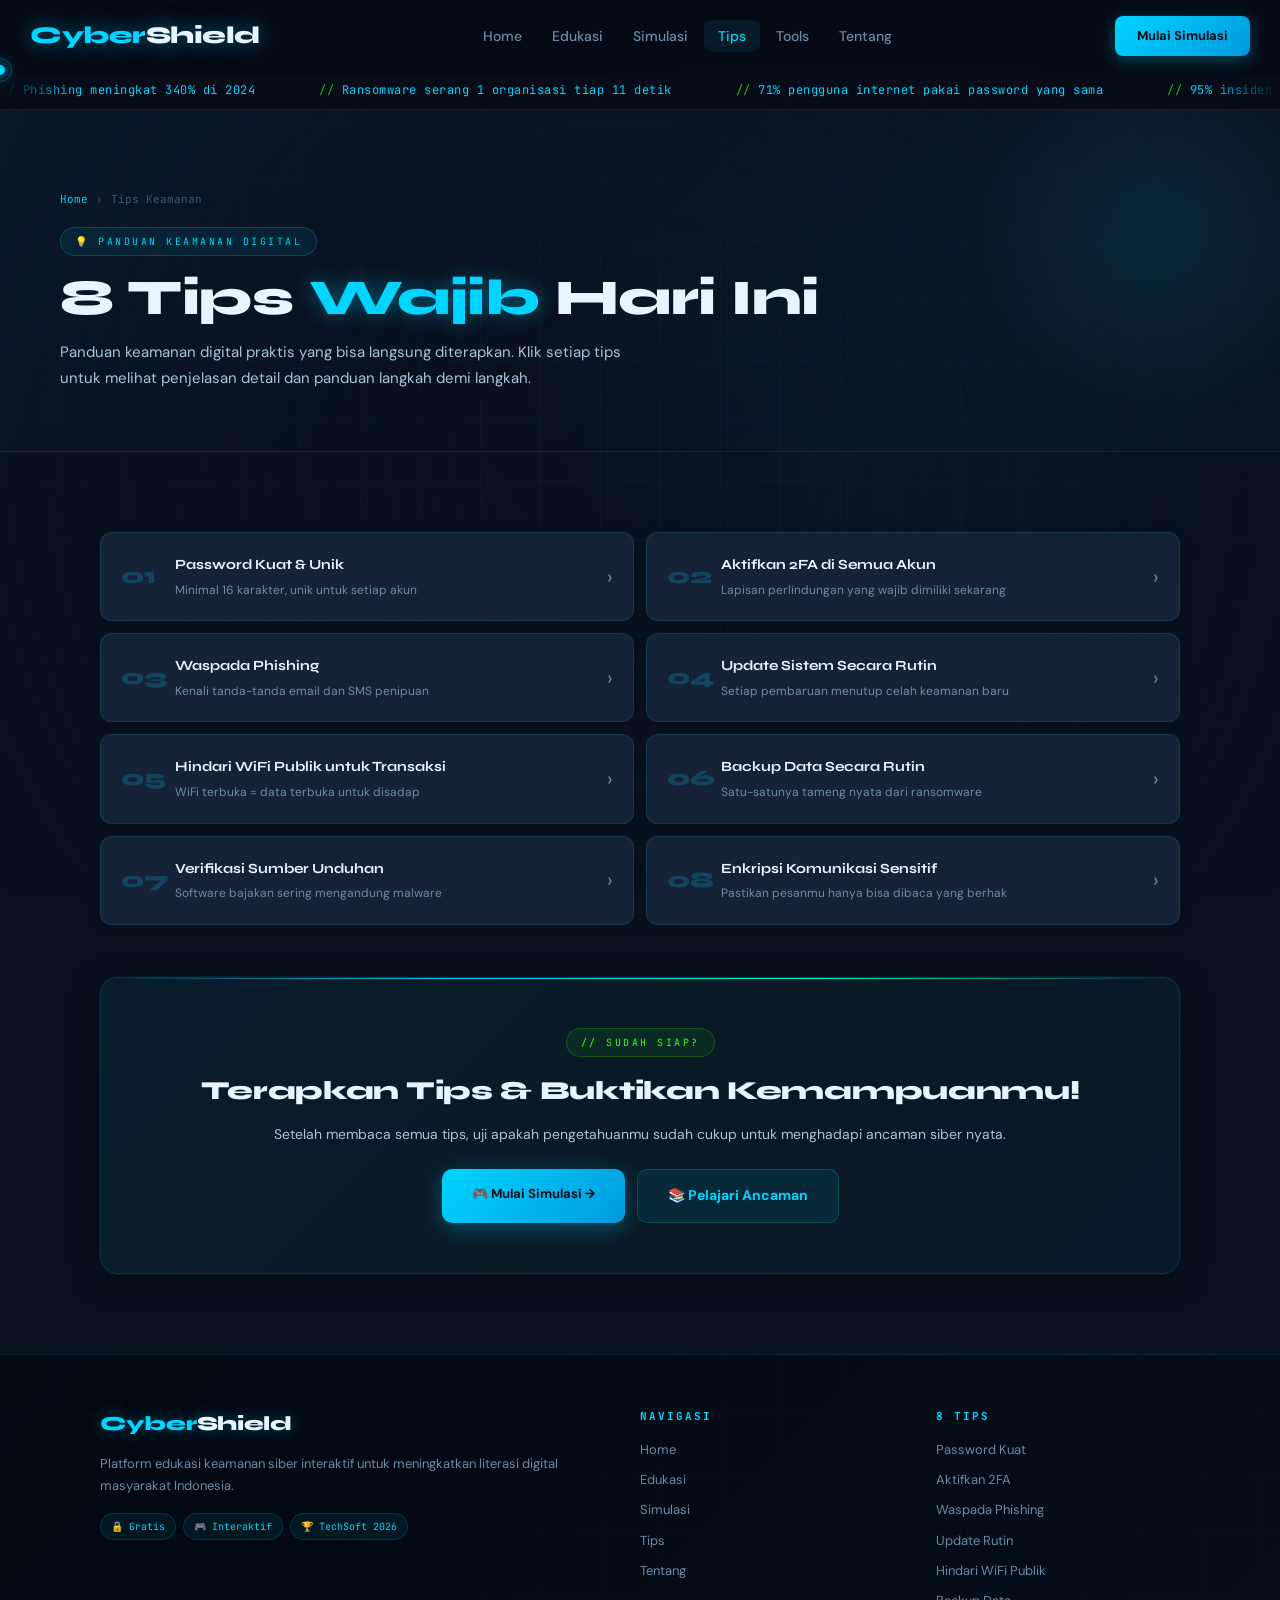
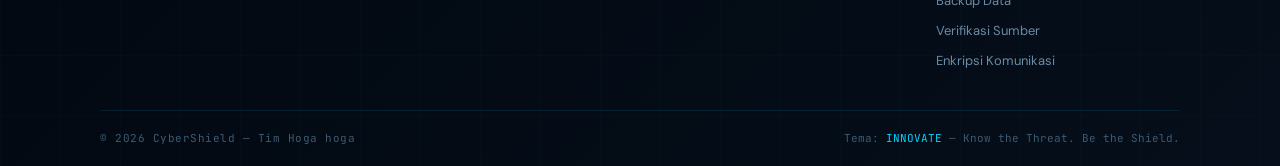
<file: tips.html>
<!DOCTYPE html>
<html lang="id">
<head>
<meta charset="UTF-8"><meta name="viewport" content="width=device-width,initial-scale=1">
<title>CyberShield — Tips Keamanan Digital</title>
<link rel="stylesheet" href="style.css">
</head>
<body>
<div class="cursor" id="cur"></div>
<div class="cursor-trail" id="trail"></div>
<button class="scroll-top" id="scrollTop" onclick="window.scrollTo({top:0,behavior:'smooth'})">↑</button>

<nav id="navbar">
  <a class="logo" href="index.html">Cyber<span>Shield</span></a>
  <ul>
    <li><a href="index.html">Home</a></li>
    <li><a href="edukasi.html">Edukasi</a></li>
    <li><a href="simulasi.html">Simulasi</a></li>
    <li><a href="tips.html" class="active">Tips</a></li>
    <li><a href="tools.html">Tools</a></li>
    <li><a href="about.html">Tentang</a></li>
  </ul>
  <a class="nav-cta" href="simulasi.html">Mulai Simulasi</a>
  <button class="hamburger" onclick="toggleMenu()">☰</button>
</nav>
<div class="mob-menu" id="mobMenu">
  <a href="index.html">Home</a>
  <a href="edukasi.html">Edukasi</a>
  <a href="simulasi.html">Simulasi</a>
  <a href="tips.html">Tips</a>
  <a href="tools.html">Tools</a>
  <a href="about.html">Tentang</a>
</div>

<div class="ticker-wrap">
  <div class="ticker-inner">
    <span class="ticker-item">Phishing meningkat 340% di 2024</span>
    <span class="ticker-item">Ransomware serang 1 organisasi tiap 11 detik</span>
    <span class="ticker-item">71% pengguna internet pakai password yang sama</span>
    <span class="ticker-item">95% insiden siber melibatkan human error</span>
    <span class="ticker-item">Indonesia masuk 10 besar target serangan siber</span>
    <span class="ticker-item">560.000 malware baru terdeteksi setiap harinya</span>
    <span class="ticker-item">Phishing meningkat 340% di 2024</span>
    <span class="ticker-item">Ransomware serang 1 organisasi tiap 11 detik</span>
    <span class="ticker-item">71% pengguna internet pakai password yang sama</span>
    <span class="ticker-item">95% insiden siber melibatkan human error</span>
    <span class="ticker-item">Indonesia masuk 10 besar target serangan siber</span>
    <span class="ticker-item">560.000 malware baru terdeteksi setiap harinya</span>
  </div>
</div>

<!-- PAGE HERO -->
<div class="page-hero">
  <div class="ph-inner">
    <div class="ph-breadcrumb"><a href="index.html">Home</a><span>›</span><span>Tips Keamanan</span></div>
    <div class="ph-tag">💡 Panduan Keamanan Digital</div>
    <h1 class="ph-title">8 Tips <span class="ac">Wajib</span> Hari Ini</h1>
    <p class="ph-desc">Panduan keamanan digital praktis yang bisa langsung diterapkan. Klik setiap tips untuk melihat penjelasan detail dan panduan langkah demi langkah.</p>
  </div>
</div>

<div class="page-wrap">
  <div id="tipsGrid" class="tips-grid"></div>
  <div class="cta-box">
    <div class="cta-tag">// Sudah Siap?</div>
    <h3 class="cta-title">Terapkan Tips & Buktikan Kemampuanmu!</h3>
    <p class="cta-desc">Setelah membaca semua tips, uji apakah pengetahuanmu sudah cukup untuk menghadapi ancaman siber nyata.</p>
    <div class="cta-btns">
      <a class="btn-primary" href="simulasi.html">🎮 Mulai Simulasi →</a>
      <a class="btn-secondary" href="edukasi.html">📚 Pelajari Ancaman</a>
    </div>
  </div>
</div>

<footer>
  <div class="footer-inner">
    <div class="footer-top">
      <div>
        <a class="footer-logo" href="index.html">Cyber<span>Shield</span></a>
        <p class="footer-about">Platform edukasi keamanan siber interaktif untuk meningkatkan literasi digital masyarakat Indonesia.</p>
        <div class="footer-badges"><span class="footer-badge">🔒 Gratis</span><span class="footer-badge">🎮 Interaktif</span><span class="footer-badge">🏆 TechSoft 2026</span></div>
      </div>
      <div>
        <div class="footer-col-title">Navigasi</div>
        <div class="footer-links">
          <a href="index.html">Home</a><a href="edukasi.html">Edukasi</a>
          <a href="simulasi.html">Simulasi</a><a href="tips.html">Tips</a><a href="about.html">Tentang</a>
        </div>
      </div>
      <div>
        <div class="footer-col-title">8 Tips</div>
        <div class="footer-links">
          <a href="tips.html">Password Kuat</a><a href="tips.html">Aktifkan 2FA</a>
          <a href="tips.html">Waspada Phishing</a><a href="tips.html">Update Rutin</a>
          <a href="tips.html">Hindari WiFi Publik</a><a href="tips.html">Backup Data</a>
          <a href="tips.html">Verifikasi Sumber</a><a href="tips.html">Enkripsi Komunikasi</a>
        </div>
      </div>
    </div>
     <div class="footer-bottom">
      <p class="footer-copy">© 2026 CyberShield — Tim Hoga hoga</p>
      <p class="footer-made">Tema: <span>INNOVATE</span> — Know the Threat. Be the Shield.</p>
    </div>
  </div>
</footer>
<script src="script.js"></script>
</body>
</html>
</file>
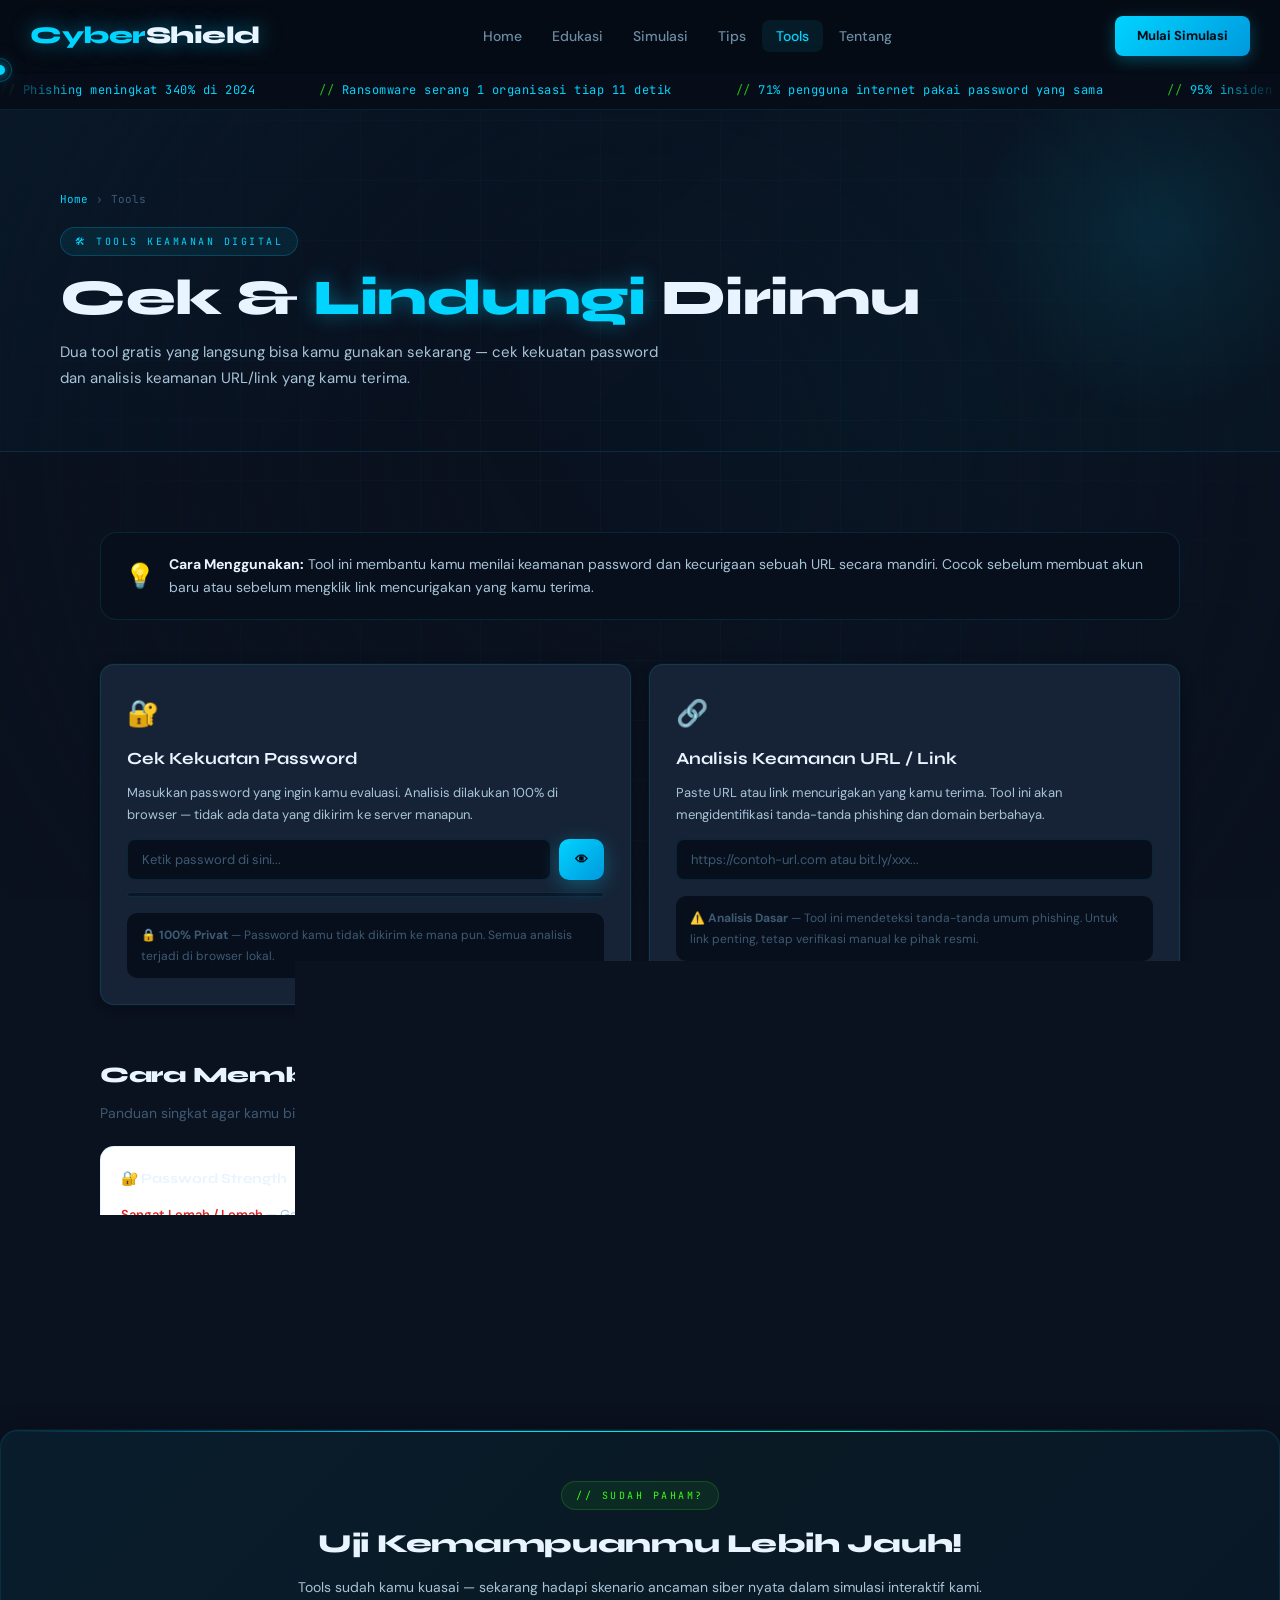
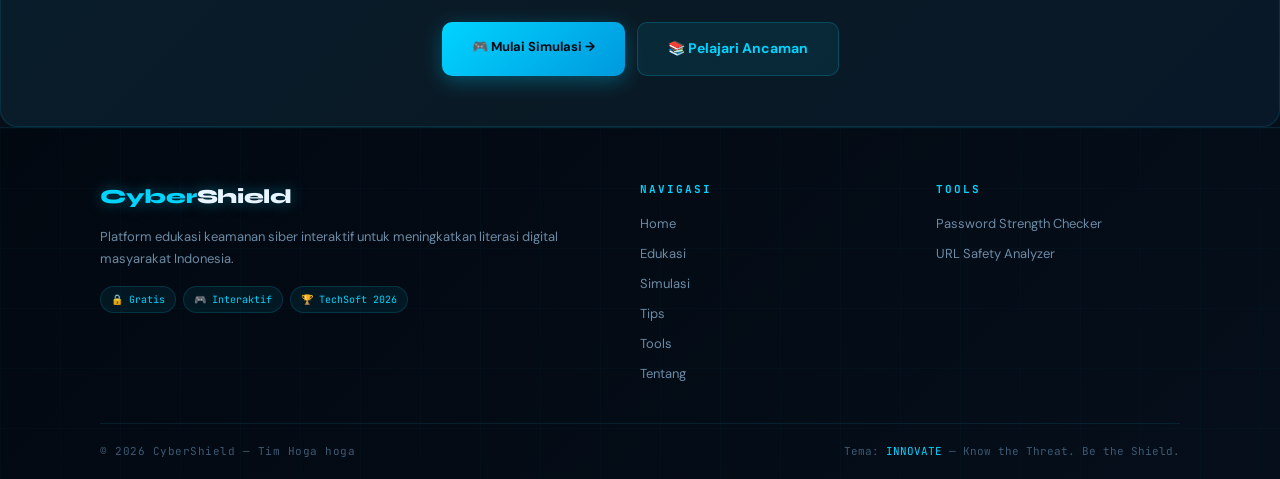
<file: tools.html>
<!DOCTYPE html>
<html lang="id">
<head>
<meta charset="UTF-8"><meta name="viewport" content="width=device-width,initial-scale=1">
<title>CyberShield — Tools Keamanan Digital</title>
<link rel="stylesheet" href="style.css">
</head>
<body>
<div class="cursor" id="cur"></div>
<div class="cursor-trail" id="trail"></div>
<button class="scroll-top" id="scrollTop" onclick="window.scrollTo({top:0,behavior:'smooth'})">↑</button>

<nav id="navbar">
  <a class="logo" href="index.html">Cyber<span>Shield</span></a>
  <ul>
    <li><a href="index.html">Home</a></li>
    <li><a href="edukasi.html">Edukasi</a></li>
    <li><a href="simulasi.html">Simulasi</a></li>
    <li><a href="tips.html">Tips</a></li>
    <li><a href="tools.html" class="active">Tools</a></li>
    <li><a href="about.html">Tentang</a></li>
  </ul>
  <a class="nav-cta" href="simulasi.html">Mulai Simulasi</a>
  <button class="hamburger" onclick="toggleMenu()">☰</button>
</nav>
<div class="mob-menu" id="mobMenu">
  <a href="index.html">Home</a><a href="edukasi.html">Edukasi</a>
  <a href="simulasi.html">Simulasi</a><a href="tips.html">Tips</a>
  <a href="tools.html">Tools</a><a href="about.html">Tentang</a>
</div>

<div class="ticker-wrap">
  <div class="ticker-inner">
    <span class="ticker-item">Phishing meningkat 340% di 2024</span>
    <span class="ticker-item">Ransomware serang 1 organisasi tiap 11 detik</span>
    <span class="ticker-item">71% pengguna internet pakai password yang sama</span>
    <span class="ticker-item">95% insiden siber melibatkan human error</span>
    <span class="ticker-item">Indonesia masuk 10 besar target serangan siber</span>
    <span class="ticker-item">560.000 malware baru terdeteksi setiap harinya</span>
    <span class="ticker-item">Phishing meningkat 340% di 2024</span>
    <span class="ticker-item">Ransomware serang 1 organisasi tiap 11 detik</span>
    <span class="ticker-item">71% pengguna internet pakai password yang sama</span>
    <span class="ticker-item">95% insiden siber melibatkan human error</span>
    <span class="ticker-item">Indonesia masuk 10 besar target serangan siber</span>
    <span class="ticker-item">560.000 malware baru terdeteksi setiap harinya</span>
  </div>
</div>

<div class="page-hero">
  <div class="ph-inner">
    <div class="ph-breadcrumb"><a href="index.html">Home</a><span>›</span><span>Tools</span></div>
    <div class="ph-tag">🛠 Tools Keamanan Digital</div>
    <h1 class="ph-title">Cek & <span class="ac">Lindungi</span> Dirimu</h1>
    <p class="ph-desc">Dua tool gratis yang langsung bisa kamu gunakan sekarang — cek kekuatan password dan analisis keamanan URL/link yang kamu terima.</p>
  </div>
</div>

<div class="page-wrap">

  <!-- INTRO BANNER -->
  <div style="background:var(--bg2);border:1.5px solid var(--border);border-radius:16px;padding:20px 24px;margin-bottom:44px;display:flex;align-items:center;gap:14px" class="reveal">
    <div style="font-size:24px;flex-shrink:0">💡</div>
    <p style="font-size:14px;color:var(--text2);line-height:1.65"><strong style="color:var(--text)">Cara Menggunakan:</strong> Tool ini membantu kamu menilai keamanan password dan kecurigaan sebuah URL secara mandiri. Cocok sebelum membuat akun baru atau sebelum mengklik link mencurigakan yang kamu terima.</p>
  </div>

  <div class="tools-grid">

    <!-- PASSWORD CHECKER -->
    <div class="tool-card reveal">
      <div class="tool-icon">🔐</div>
      <div class="tool-title">Cek Kekuatan Password</div>
      <p class="tool-desc">Masukkan password yang ingin kamu evaluasi. Analisis dilakukan 100% di browser — tidak ada data yang dikirim ke server manapun.</p>
      <div class="tool-input-wrap">
        <input type="password" id="pwInput" class="tool-input" placeholder="Ketik password di sini..." oninput="checkPassword()" autocomplete="off">
        <button class="btn-primary" onclick="document.getElementById('pwInput').type=document.getElementById('pwInput').type==='password'?'text':'password'" style="padding:11px 16px;flex-shrink:0">👁</button>
      </div>
      <div class="pw-bar-wrap"><div id="pwBar"></div></div>
      <div id="pwResult"></div>
      <div id="pwTips"></div>
      <div style="margin-top:16px;padding:12px 14px;background:var(--bg2);border-radius:10px;font-size:12px;color:var(--muted)">
        🔒 <strong>100% Privat</strong> — Password kamu tidak dikirim ke mana pun. Semua analisis terjadi di browser lokal.
      </div>
    </div>

    <!-- URL CHECKER -->
    <div class="tool-card reveal">
      <div class="tool-icon">🔗</div>
      <div class="tool-title">Analisis Keamanan URL / Link</div>
      <p class="tool-desc">Paste URL atau link mencurigakan yang kamu terima. Tool ini akan mengidentifikasi tanda-tanda phishing dan domain berbahaya.</p>
      <div class="tool-input-wrap">
        <input type="text" id="urlInput" class="tool-input" placeholder="https://contoh-url.com atau bit.ly/xxx..." oninput="checkURL()" autocomplete="off">
      </div>
      <div id="urlResult"></div>
      <div style="margin-top:16px;padding:12px 14px;background:var(--bg2);border-radius:10px;font-size:12px;color:var(--muted)">
        ⚠️ <strong>Analisis Dasar</strong> — Tool ini mendeteksi tanda-tanda umum phishing. Untuk link penting, tetap verifikasi manual ke pihak resmi.
      </div>
    </div>

  </div>

  <!-- TIPS PENGGUNAAN -->
  <div style="margin-top:52px" class="reveal">
    <h3 style="font-family:'Syne',sans-serif;font-size:22px;font-weight:800;color:var(--text);margin-bottom:8px;letter-spacing:-.3px">Cara Membaca Hasil Analisis</h3>
    <p style="font-size:14px;color:var(--muted);margin-bottom:20px">Panduan singkat agar kamu bisa menginterpretasikan hasil dengan tepat</p>
    <div style="display:grid;grid-template-columns:repeat(2,1fr);gap:14px">
      <div style="background:#fff;border:1.5px solid var(--border);border-radius:14px;padding:20px">
        <div style="font-family:'Syne',sans-serif;font-size:14px;font-weight:700;color:var(--text);margin-bottom:12px">🔐 Password Strength</div>
        <div style="font-size:13px;color:var(--text2);line-height:1.9">
          <div><span style="color:#dc2626;font-weight:600">Sangat Lemah / Lemah</span> — Ganti sekarang. Bisa ditebak dalam menit hingga jam.</div>
          <div><span style="color:#ca8a04;font-weight:600">Sedang</span> — Aman untuk akun tidak penting, tapi kurang untuk email atau banking.</div>
          <div><span style="color:#16a34a;font-weight:600">Kuat / Sangat Kuat</span> — Aman untuk digunakan pada akun penting.</div>
        </div>
      </div>
      <div style="background:#fff;border:1.5px solid var(--border);border-radius:14px;padding:20px">
        <div style="font-family:'Syne',sans-serif;font-size:14px;font-weight:700;color:var(--text);margin-bottom:12px">🔗 URL Safety</div>
        <div style="font-size:13px;color:var(--text2);line-height:1.9">
          <div><span style="color:#dc2626;font-weight:600">Sangat Mencurigakan</span> — Jangan klik! Kemungkinan besar phishing.</div>
          <div><span style="color:#ea580c;font-weight:600">Perlu Kewaspadaan</span> — Ada tanda bahaya. Verifikasi ke sumber resmi dulu.</div>
          <div><span style="color:#16a34a;font-weight:600">Tampak Aman</span> — Tidak ada tanda bahaya umum yang terdeteksi.</div>
        </div>
      </div>
    </div>
  </div>


  


</div>
  <!-- CTA -->
  <div class="cta-box reveal" style="margin-top:52px">
    <div class="cta-tag">// Sudah Paham?</div>
    <h3 class="cta-title">Uji Kemampuanmu Lebih Jauh!</h3>
    <p class="cta-desc">Tools sudah kamu kuasai — sekarang hadapi skenario ancaman siber nyata dalam simulasi interaktif kami.</p>
    <div class="cta-btns">
      <a class="btn-primary" href="simulasi.html">🎮 Mulai Simulasi →</a>
      <a class="btn-secondary" href="edukasi.html">📚 Pelajari Ancaman</a>
    </div>
  </div>

</div>

<footer>
  <div class="footer-inner">
    <div class="footer-top">
      <div>
        <a class="footer-logo" href="index.html">Cyber<span>Shield</span></a>
        <p class="footer-about">Platform edukasi keamanan siber interaktif untuk meningkatkan literasi digital masyarakat Indonesia.</p>
        <div class="footer-badges">
          <span class="footer-badge">🔒 Gratis</span><span class="footer-badge">🎮 Interaktif</span><span class="footer-badge">🏆 TechSoft 2026</span>
        </div>
      </div>
      <div>
        <div class="footer-col-title">Navigasi</div>
        <div class="footer-links">
          <a href="index.html">Home</a><a href="edukasi.html">Edukasi</a>
          <a href="simulasi.html">Simulasi</a><a href="tips.html">Tips</a>
          <a href="tools.html">Tools</a><a href="about.html">Tentang</a>
        </div>
      </div>
      <div>
        <div class="footer-col-title">Tools</div>
        <div class="footer-links">
          <a href="tools.html">Password Strength Checker</a>
          <a href="tools.html">URL Safety Analyzer</a>
        </div>
      </div>
    </div>
    <div class="footer-bottom">
      <p class="footer-copy">© 2026 CyberShield — Tim Hoga hoga</p>
      <p class="footer-made">Tema: <span>INNOVATE</span> — Know the Threat. Be the Shield.</p>
    </div>
  </div>
</footer>
<script src="script.js"></script>
</body>
</html>
</file>
<file: style.css>
@import url('https://fonts.googleapis.com/css2?family=Syne:wght@400;600;700;800&family=JetBrains+Mono:wght@400;500;700&family=DM+Sans:wght@300;400;500;600;700&display=swap');

/* ══════════════════════════════════════════
   CYBERSHIELD — DARK CYBER-TECH EDITION
   BG: #050b14 (near-black navy)
   Primary: #00d4ff (electric cyan)
   Secondary: #00ffcc (neon mint)
   Font: Syne + DM Sans + JetBrains Mono
══════════════════════════════════════════ */

:root {
  --bg:       #050b14;
  --bg2:      #080f1c;
  --bg3:      #0c1628;
  --bg4:      #0f1d33;
  --surface:  #111d2e;
  --surface2: #162336;
  --surface3: #1c2d43;
  --orange:   #00d4ff;
  --orange2:  #0099dd;
  --amber:    #00ffcc;
  --amber2:   #00ccaa;
  --teal:     #39ff14;
  --teal2:    #22cc00;
  --rose:     #ff6b6b;
  --roseSoft: #ff4444;
  --orangeGlow: rgba(0,212,255,.2);
  --tealGlow:   rgba(57,255,20,.15);
  --glowS:      0 0 20px rgba(0,212,255,.25), 0 0 40px rgba(0,212,255,.1);
  --glowM:      0 0 40px rgba(0,212,255,.3), 0 0 80px rgba(0,212,255,.12);
  --glowCyan:   0 0 30px rgba(0,255,204,.25);
  --text:     #e8f4ff;
  --text2:    #a8c4d8;
  --text3:    #6b8ba4;
  --muted:    #3d5a73;
  --border:   rgba(0,212,255,.12);
  --border2:  rgba(0,212,255,.06);
  --borderHov:rgba(0,212,255,.35);
  --red:      #ff4d4d;
  --green:    #39ff14;
  --blue:     #00d4ff;
  --yellow:   #ffe93d;
  --purple:   #00d4ff;
  --purple2:  #0099dd;
  --purple3:  rgba(0,212,255,.1);
  --purple4:  rgba(0,212,255,.2);
  --purpleD:  #003355;
  --blue2:    #00ffcc;
  --cyan:     #00d4ff;
  --cyan2:    #00ffcc;
  --violet:   #00d4ff;
  --violet2:  #0099dd;
  --shadow-s: 0 2px 12px rgba(0,0,0,.4), 0 0 0 1px rgba(0,212,255,.05);
  --shadow-m: 0 6px 28px rgba(0,0,0,.5), 0 0 0 1px rgba(0,212,255,.08);
  --shadow-l: 0 14px 52px rgba(0,0,0,.6), 0 0 30px rgba(0,212,255,.1);
}
:root {
  --bg: #0a111f;      /* Navy gelap, lebih enak dilihat daripada hitam pekat */
  --surface: #162336; /* Warna card versi gelap (pake ini nanti) */
  /* ... sisa variabel lainnya ... */
}
*{ margin:0; padding:0; box-sizing:border-box }
html{ scroll-behavior:smooth }

body{
  background: var(--bg);
  color: var(--text);
  font-family: 'DM Sans', sans-serif;
  font-size: 15px;
  overflow-x: hidden;
  line-height: 1.7;
  cursor: none;
  position: relative;
}
body::before {
  content: '';
  position: fixed; inset: 0; z-index: 0; pointer-events: none;
  background-image:
    linear-gradient(rgba(0, 212, 255, 0.03) 1px, transparent 1px),
    linear-gradient(90deg, rgba(0, 212, 255, 0.03) 1px, transparent 1px);
  background-size: 60px 60px;
  background-color: var(--bg); /* Memastikan warna background tetap navy gelap */
}
body::after {
  content: '';
  position: fixed; 
  inset: 0; 
  z-index: 0; 
  pointer-events: none;
  /* Gunakan gradasi gelap ke transparan, bukan warna terang */
  background:
    radial-gradient(circle at 50% 50%, transparent 20%, var(--bg) 100%),
    radial-gradient(circle at 80% 20%, rgba(0, 212, 255, 0.05) 0%, transparent 50%);
  animation: bgFloat2 20s ease-in-out infinite alternate;
}

@keyframes bgFloat2{
  0%  { transform:translate(0,0) }
  50% { transform:translate(25px,-20px) }
  100%{ transform:translate(-15px,25px) }
}

nav, footer, .page-hero, .page-wrap, .stats-section,
.threat-preview, .cta-banner, .team-section, .tech-section,
.ticker-wrap, .scroll-top, .cursor, .cursor-trail,
#modalOverlay, .sim-box, .hero-wrap, .lb-section,
.innovate-section, .contact-section, .timeline, .orb-mid,
.hero-bg, .about-section { position:relative; z-index:1 }

.cursor{
  width:10px; height:10px; background:var(--orange);
  border-radius:50%; position:fixed; pointer-events:none; z-index:9999;
  transform:translate(-50%,-50%);
  transition:width .15s, height .15s;
  box-shadow: 0 0 12px rgba(0,212,255,.9), 0 0 24px rgba(0,212,255,.4);
}
.cursor.hover{
  width:34px; height:34px; background:transparent;
  border:2px solid var(--orange);
  box-shadow: 0 0 20px rgba(0,212,255,.5), 0 0 40px rgba(0,212,255,.2);
}
.cursor-trail{
  width:24px; height:24px;
  border:1px solid rgba(0,212,255,.3);
  border-radius:50%; position:fixed; pointer-events:none; z-index:9998;
  transform:translate(-50%,-50%);
  transition:left .1s ease, top .1s ease;
}

nav{
  position:fixed; top:0; left:0; right:0; z-index:200;
  display:flex; align-items:center; justify-content:space-between;
  padding:16px 30px;
  background: rgba(5,11,20,.88);
  backdrop-filter: blur(20px);
  -webkit-backdrop-filter: blur(20px);
  border-bottom:1px solid transparent; transition:all .3s;
}
nav.scrolled{
  padding:11px 60px;
  border-bottom-color: var(--border);
  box-shadow: 0 4px 24px rgba(0,0,0,.5), 0 0 30px rgba(0,212,255,.04);
}
.logo{
  font-family:'Syne',sans-serif; font-weight:800; font-size:24px;
  color:var(--orange); text-decoration:none; letter-spacing:-.5px;
  text-shadow: 0 0 20px rgba(0,212,255,.5);
}
.logo span{ color:var(--text) }
nav ul{ list-style:none; display:flex; gap:2px }
nav ul a{
  font-family:'DM Sans',sans-serif; color:var(--text3);
  text-decoration:none; font-size:14px; font-weight:500;
  padding:7px 14px; border-radius:8px; transition:all .2s; cursor:none;
}
nav ul a:hover, nav ul a.active{
  color:var(--orange); background:rgba(0,212,255,.08);
}
.lang-switch{
  display:flex; align-items:center; gap:3px;
  background:rgba(0,212,255,.06);
  border:1px solid var(--border); border-radius:10px;
  padding:3px; margin-right:8px;
}
.lang-btn{
  font-family:'JetBrains Mono',monospace; font-size:11px; font-weight:700;
  padding:5px 12px; border-radius:7px; cursor:pointer; border:none;
  transition:all .2s; letter-spacing:.5px; text-transform:uppercase;
  color:var(--muted); background:none;
}
#btnLangID.active{ background:var(--orange); color:#050b14; box-shadow:0 2px 10px rgba(0,212,255,.4) }
#btnLangEN.active{ background:linear-gradient(135deg,var(--teal),var(--teal2)); color:#050b14; box-shadow:0 2px 10px rgba(57,255,20,.3) }
.lang-btn:hover:not(.active){ color:var(--orange); background:rgba(0,212,255,.08) }
.nav-cta{
  font-family:'DM Sans',sans-serif; font-size:13px; font-weight:700;
  padding:9px 22px;
  background:linear-gradient(135deg,var(--orange),var(--orange2));
  color:#050b14; border:none; cursor:none; border-radius:8px; transition:all .25s;
  text-decoration:none; display:inline-block;
  box-shadow:0 4px 16px rgba(0,212,255,.3);
}
.nav-cta:hover{ box-shadow:0 6px 24px rgba(0,212,255,.5), 0 0 40px rgba(0,212,255,.15); transform:translateY(-1px) }
.hamburger{
  display:none; background:transparent;
  border:1px solid var(--border); color:var(--text3);
  padding:7px 13px; cursor:none; font-size:18px;
  border-radius:8px; transition:all .2s;
}
.hamburger:hover{ border-color:var(--orange); color:var(--orange) }
.mob-menu{
  display:none; position:fixed; top:60px; left:0; right:0; z-index:199;
  background:rgba(5,11,20,.97); backdrop-filter:blur(20px);
  border-bottom:1px solid var(--border);
  padding:14px 24px; flex-direction:column; gap:4px;
}
.mob-menu.open{ display:flex }
.mob-menu a{
  font-family:'DM Sans',sans-serif; color:var(--text3);
  text-decoration:none; font-size:14px; padding:10px 14px;
  border-radius:8px; cursor:none; transition:all .2s;
}
.mob-menu a:hover{ color:var(--orange); background:rgba(0,212,255,.07) }

.ticker-wrap{
  background: #060d18;
  border-top: 1px solid var(--border);
  border-bottom: 1px solid var(--border);
  padding:9px 0; overflow:hidden; margin-top:70px;
  position:relative;
}
.ticker-wrap::before{
  content:''; position:absolute; left:0; top:0; bottom:0; width:80px;
  background:linear-gradient(90deg, #060d18, transparent); z-index:2;
}
.ticker-wrap::after{
  content:''; position:absolute; right:0; top:0; bottom:0; width:70px;
  background:linear-gradient(-90deg, #060d18, transparent); z-index:2;
}
.ticker-inner{ display:flex; gap:64px; animation:ticker 40s linear infinite; white-space:nowrap }
.ticker-item{
  font-family:'JetBrains Mono',monospace; font-size:12px;
  color:var(--orange); letter-spacing:.5px; flex-shrink:0;
}
.ticker-item::before{ content:'// '; color:var(--teal); opacity:.7 }

.scroll-top{
  position:fixed; bottom:28px; right:28px; z-index:500;
  width:42px; height:42px;
  background:linear-gradient(135deg,var(--orange),var(--orange2));
  color:#050b14; border:none; font-size:16px; cursor:none;
  border-radius:10px; transition:all .3s; opacity:0; pointer-events:none;
  box-shadow:0 4px 18px rgba(0,212,255,.4); font-weight:700;
}
.scroll-top.show{ opacity:1; pointer-events:auto }
.scroll-top:hover{ transform:translateY(-3px); box-shadow:0 8px 28px rgba(0,212,255,.6), 0 0 40px rgba(0,212,255,.2) }

.btn-primary{
  font-family:'DM Sans',sans-serif; font-size:13px; font-weight:700;
  padding:13px 28px;
  background:linear-gradient(135deg,var(--orange),var(--orange2));
  color:#050b14; border:none; cursor:none; border-radius:8px;
  transition:all .25s; text-decoration:none; display:inline-block;
  box-shadow:0 4px 18px rgba(0,212,255,.3);
}
.btn-primary:hover{ box-shadow:0 8px 28px rgba(0,212,255,.5), 0 0 40px rgba(0,212,255,.2); transform:translateY(-2px) }
.btn-secondary{
  font-family:'DM Sans',sans-serif; font-size:14px; font-weight:700;
  padding:13px 28px; background:rgba(0,212,255,.07);
  color:var(--orange); border:1px solid var(--border);
  cursor:none; border-radius:8px; transition:all .25s;
  text-decoration:none; display:inline-block;
}
.btn-secondary:hover{ background:rgba(0,212,255,.14); border-color:var(--borderHov); transform:translateY(-2px); box-shadow:0 0 20px rgba(0,212,255,.15) }
.btn-outline{
  font-family:'DM Sans',sans-serif; font-size:14px; font-weight:600;
  padding:11px 24px; background:transparent; color:var(--text2);
  border:1px solid var(--border); cursor:none; border-radius:8px;
  transition:all .2s; text-decoration:none; display:inline-block;
}
.btn-outline:hover{ color:var(--orange); border-color:var(--borderHov); background:rgba(0,212,255,.05) }
.btn-white{
  font-family:'DM Sans',sans-serif; font-size:14px; font-weight:700;
  padding:13px 28px; background:rgba(0,212,255,.9); color:#050b14;
  border:none; cursor:none; border-radius:8px; transition:all .25s;
  text-decoration:none; display:inline-block;
  box-shadow:0 4px 16px rgba(0,212,255,.4);
}
.btn-white:hover{ box-shadow:0 8px 24px rgba(0,212,255,.6); transform:translateY(-2px) }
.btn-ghost{
  font-family:'DM Sans',sans-serif; font-size:14px; font-weight:700;
  padding:13px 28px; background:rgba(255,255,255,.06); color:var(--text);
  border:1px solid rgba(255,255,255,.15); cursor:none; border-radius:8px;
  transition:all .25s; text-decoration:none; display:inline-block;
}
.btn-ghost:hover{ background:rgba(255,255,255,.12); transform:translateY(-2px) }

.page-wrap{ padding:80px 60px; max-width:1200px; margin:0 auto }
.sec-tag{
  font-family:'JetBrains Mono',monospace; font-size:10px; color:var(--orange);
  letter-spacing:2.5px; display:inline-flex; align-items:center; gap:8px;
  margin-bottom:14px; text-transform:uppercase;
  background:rgba(0,212,255,.08); padding:5px 14px; border-radius:20px;
  border:1px solid rgba(0,212,255,.18);
}
.sec-title {
  font-family: 'Syne', sans-serif;
  font-size: clamp(26px, 3.5vw, 42px);
  font-weight: 800;
  color: #e8f4ff; /* Pakai warna putih kebiruan yang terang */
  margin-bottom: 12px;
  letter-spacing: -0.5px;
  line-height: 1.1;
  /* Tambahkan text-shadow tipis agar teks lebih "pop out" dari background */
  text-shadow: 0 2px 10px rgba(0, 0, 0, 0.5); 
}
.sec-sub {
  font-size: 15px;
  color: #a8c4d8; /* Warna teks yang lebih soft tapi tetap kontras */
  margin-bottom: 48px;
  max-width: 560px;
  line-height: 1.75;
}
.sec-title .ac {
  color: var(--orange); /* Ini warna electric cyan di variabel kamu */
  text-shadow: 0 0 15px rgba(0, 212, 255, 0.4);
}

.page-hero{
  padding:80px 60px 60px;
  background: linear-gradient(135deg, rgba(0,212,255,.04) 0%, transparent 50%, rgba(0,255,204,.02) 100%);
  border-bottom:1px solid var(--border); position:relative; overflow:hidden;
}
.page-hero::before{
  content:''; position:absolute; top:-80px; right:-80px;
  width:400px; height:400px;
  background:radial-gradient(circle, rgba(0,212,255,.1), transparent 65%);
  pointer-events:none;
}
.ph-inner{ max-width:1200px; margin:0 auto }
.ph-breadcrumb{
  display:flex; align-items:center; gap:8px;
  font-family:'JetBrains Mono',monospace; font-size:11px; color:var(--muted);
  margin-bottom:18px; opacity:0; animation:fadeUp .5s .05s forwards;
}
.ph-breadcrumb a{ color:var(--orange); text-decoration:none; cursor:none }
.ph-tag{
  font-family:'JetBrains Mono',monospace; font-size:10px; color:var(--orange);
  letter-spacing:2.5px; text-transform:uppercase;
  background:rgba(0,212,255,.08); padding:5px 14px; border-radius:20px;
  border:1px solid rgba(0,212,255,.2); display:inline-block; margin-bottom:16px;
  opacity:0; animation:fadeUp .5s .1s forwards;
}
.ph-title{
  font-family:'Syne',sans-serif; font-size:clamp(30px,4vw,50px);
  font-weight:800; color:var(--text); letter-spacing:-.5px; line-height:1.05;
  margin-bottom:14px; opacity:0; animation:fadeUp .5s .2s forwards;
}
.ph-title .ac{ color:var(--orange); text-shadow:0 0 20px rgba(0,212,255,.4) }
.ph-desc{
  font-size:15px; color:var(--text2); line-height:1.75; max-width:600px;
  opacity:0; animation:fadeUp .5s .3s forwards;
}

.reveal{ opacity:0; transform:translateY(24px); transition:opacity .6s ease,transform .6s ease }
.reveal.visible{ opacity:1; transform:translateY(0) }
.reveal-left{ opacity:0; transform:translateX(-24px); transition:opacity .6s ease,transform .6s ease }
.reveal-left.visible{ opacity:1; transform:translateX(0) }
.reveal-right{ opacity:0; transform:translateX(24px); transition:opacity .6s ease,transform .6s ease }
.reveal-right.visible{ opacity:1; transform:translateX(0) }

.hero-wrap{
  min-height:100vh; display:grid; grid-template-columns:1fr 1fr;
  gap:60px; align-items:center; padding:120px 60px 80px;
  max-width:1200px; margin:0 auto; position:relative;
}
.hero-badge{
  display:inline-flex; align-items:center; gap:8px;
  background:rgba(0,212,255,.08); color:var(--orange);
  font-family:'JetBrains Mono',monospace; font-size:10px;
  padding:7px 16px; border-radius:20px; margin-bottom:22px;
  letter-spacing:1.5px; border:1px solid rgba(0,212,255,.2);
  opacity:0; animation:fadeUp .7s .1s forwards;
}
.hero-badge .dot{
  width:7px; height:7px; background:var(--teal);
  border-radius:50%; animation:pulse-dot 2s infinite;
  box-shadow:0 0 6px rgba(57,255,20,.8);
}
.hero-title{
  font-family:'Syne',sans-serif; font-size:clamp(36px,5vw,64px);
  font-weight:800; color:var(--text); line-height:1.0;
  letter-spacing:-1.5px; margin-bottom:20px;
  opacity:0; animation:fadeUp .7s .2s forwards;
}
.hero-title .line2{
  background:linear-gradient(135deg, var(--orange), var(--amber), #0099ff);
  background-size:200% 100%;
  -webkit-background-clip:text; -webkit-text-fill-color:transparent;
  background-clip:text; display:block;
  animation:gradShift 4s ease infinite;
  filter: drop-shadow(0 0 15px rgba(0,212,255,.5));
}
@keyframes gradShift{ 0%,100%{ background-position:0% 50% } 50%{ background-position:100% 50% } }
.hero-desc{
  font-size:16px; color:var(--text2); line-height:1.8;
  margin-bottom:32px; max-width:460px;
  opacity:0; animation:fadeUp .7s .35s forwards;
}
.hero-ctas{
  display:flex; align-items:center; gap:14px; flex-wrap:wrap;
  margin-bottom:36px; opacity:0; animation:fadeUp .7s .5s forwards;
}
.hero-stats-mini{
  display:flex; gap:28px; padding-top:24px;
  border-top:1px solid var(--border);
  opacity:0; animation:fadeUp .7s .65s forwards;
}
.hs-item{ text-align:left }
.hs-num{
  font-family:'Syne',sans-serif; font-size:22px; font-weight:800;
  color:var(--orange); letter-spacing:-.5px;
  text-shadow:0 0 12px rgba(0,212,255,.5);
}
.hs-label{ font-size:11px; color:var(--text3); font-family:'JetBrains Mono',monospace; letter-spacing:.5px }
.hero-right{ display:flex; flex-direction:column; gap:14px; opacity:0; animation:fadeIn .8s .4s forwards }

.hero-card{
  background:var(--surface); border:1px solid var(--border);
  border-radius:14px; padding:18px 20px; transition:all .3s; cursor:none;
  box-shadow:var(--shadow-s); position:relative; overflow:hidden;
}
.hero-card::before{
  content:''; position:absolute; top:0; left:0; right:0; height:1px;
  background:linear-gradient(90deg, transparent, var(--orange), var(--amber), transparent);
  transform:scaleX(0); transform-origin:left; transition:transform .35s;
}
.hero-card:hover::before{ transform:scaleX(1) }
.hero-card:hover{ border-color:var(--borderHov); box-shadow:var(--shadow-m), 0 0 25px rgba(0,212,255,.1); transform:translateX(5px) }
.hc-top{ display:flex; align-items:center; gap:12px; margin-bottom:8px }
.hc-icon{
  font-size:20px; width:42px; height:42px;
  background:rgba(0,212,255,.08); border:1px solid rgba(0,212,255,.15);
  border-radius:10px; display:flex; align-items:center; justify-content:center; flex-shrink:0;
}
.hc-title{ font-family:'Syne',sans-serif; font-size:13px; font-weight:700; color:var(--text) }
.hc-sub{ font-size:11px; color:var(--text3) }
.hc-body{ font-size:13px; color:var(--text2); line-height:1.6 }
.hc-tag{ display:inline-block; font-size:10px; padding:3px 10px; border-radius:8px; margin-top:8px; font-weight:600 }
.hc-tag.red{ background:rgba(255,77,77,.1); color:#ff4d4d; border:1px solid rgba(255,77,77,.2) }
.hc-tag.orange{ background:rgba(0,212,255,.1); color:var(--orange); border:1px solid var(--border) }
.hero-bg{ display:none }

.stats-section{
  background: linear-gradient(135deg, var(--bg2), var(--bg3));
  border-top:1px solid var(--border); border-bottom:1px solid var(--border); padding:52px 60px;
  position:relative; overflow:hidden;
}
.stats-section::before{
  content:''; position:absolute; inset:0;
  background-image:
    linear-gradient(rgba(0,212,255,.03) 1px, transparent 1px),
    linear-gradient(90deg, rgba(0,212,255,.03) 1px, transparent 1px);
  background-size: 40px 40px;
}
.stats-inner{ max-width:1200px; margin:0 auto; display:grid; grid-template-columns:repeat(4,1fr); gap:18px; position:relative }
.stat-block{
  text-align:center; padding:28px 16px; background:var(--surface);
  border-radius:14px; border:1px solid var(--border);
  box-shadow:var(--shadow-s); transition:all .3s; position:relative; overflow:hidden;
}
.stat-block::after{
  content:''; position:absolute; bottom:0; left:0; right:0; height:2px;
  background:linear-gradient(90deg, var(--orange), var(--amber));
  transform:scaleX(0); transform-origin:left; transition:transform .35s;
}
.stat-block:hover{ border-color:var(--borderHov); box-shadow:var(--shadow-m), var(--glowS); transform:translateY(-4px) }
.stat-block:hover::after{ transform:scaleX(1) }
.stat-num{
  font-family:'Syne',sans-serif; font-size:36px; font-weight:800;
  color:var(--orange); letter-spacing:-.5px; line-height:1.1; margin-bottom:6px;
  text-shadow:0 0 20px rgba(0,212,255,.4);
}
.stat-label{ font-size:13px; color:var(--text); font-weight:600; margin-bottom:4px }
.stat-desc{ font-size:11px; color:var(--text3); line-height:1.5 }

.why-grid{ display:grid; grid-template-columns:repeat(3,1fr); gap:16px; margin-top:36px }
.why-card{
  background:var(--surface); border:1px solid var(--border); border-radius:14px;
  padding:26px; box-shadow:var(--shadow-s); transition:all .3s; position:relative; overflow:hidden;
}
.why-card::before{
  content:''; position:absolute; left:0; top:0; bottom:0; width:2px;
  background:linear-gradient(180deg, var(--orange), var(--amber));
  opacity:0; transition:opacity .3s;
}
.why-card:hover::before{ opacity:1 }
.why-card:hover{ border-color:var(--borderHov); box-shadow:var(--shadow-m), var(--glowS); transform:translateY(-4px) }
.wc-num{ font-family:'Syne',sans-serif; font-size:48px; font-weight:800; color:rgba(0,212,255,.07); line-height:1; margin-bottom:8px; transition:color .3s }
.why-card:hover .wc-num{ color:rgba(0,212,255,.15) }
.wc-title{ font-family:'Syne',sans-serif; font-size:16px; font-weight:700; color:var(--text); margin-bottom:8px }
.wc-desc{ font-size:13px; color:var(--text2); line-height:1.7 }
.wc-desc strong{ color:var(--red) }

.how-grid{ display:grid; grid-template-columns:repeat(4,1fr); gap:14px; margin-top:36px; position:relative }
.how-grid::before{
  content:''; position:absolute; top:26px; left:15%; right:15%; height:1px;
  background:linear-gradient(to right, transparent, var(--border), var(--orange), var(--border), transparent); z-index:0;
}
.how-card{
  text-align:center; padding:26px 14px; background:var(--surface);
  border:1px solid var(--border); border-radius:12px;
  box-shadow:var(--shadow-s); position:relative; z-index:1; transition:all .3s;
}
.how-card:hover{ border-color:var(--borderHov); box-shadow:var(--shadow-m), var(--glowS); transform:translateY(-4px) }
.how-num{
  width:46px; height:46px;
  background:linear-gradient(135deg, var(--orange), var(--amber));
  color:#050b14; border-radius:10px; display:flex; align-items:center; justify-content:center;
  font-family:'Syne',sans-serif; font-size:17px; font-weight:800;
  margin:0 auto 14px; box-shadow:0 4px 14px rgba(0,212,255,.4);
}
.how-title{ font-family:'Syne',sans-serif; font-size:13px; font-weight:700; color:var(--text); margin-bottom:6px }
.how-desc{ font-size:12px; color:var(--text2); line-height:1.65 }

.features-grid {
  display: grid;
  /* Kita kunci minimal 300px agar tidak terlalu lebar/gepeng */
  grid-template-columns: repeat(auto-fit, minmax(300px, 1fr)); 
  gap: 24px;
  margin-top: 36px;
  /* Tambahkan ini agar grid-nya tidak meluber ke pinggir */
  max-width: 1200px;
  margin-left: auto;
  margin-right: auto;
}
.feat-card {
  background: rgba(22, 35, 54, 0.8); /* Navy transparan */
  backdrop-filter: blur(10px);        /* Efek kaca buram (glassmorphism) */
  border: 1px solid rgba(0, 212, 255, 0.15);
  border-radius: 16px;
  padding: 30px;
  color: #e8f4ff; /* Teks otomatis jadi terang */
  /* ... sisa properti lainnya ... */
}

.feat-icon{
  font-size:26px; width:50px; height:50px;
  background:rgba(0,212,255,.08); border:1px solid rgba(0,212,255,.15);
  border-radius:12px; display:flex; align-items:center; justify-content:center; margin-bottom:14px;
}
.feat-title{ font-family:'Syne',sans-serif; font-size:17px; font-weight:700; color:var(--text); margin-bottom:8px }
.feat-desc{ font-size:13px; color:var(--text2); line-height:1.65; margin-bottom:14px }
.feat-link{ font-size:12px; color:var(--orange); font-weight:500 }

.threats-grid, .threat-grid{ display:grid; grid-template-columns:repeat(3,1fr); gap:16px }
.threat-card{
  background:var(--surface); border:1px solid var(--border); border-radius:14px;
  padding:24px; position:relative; overflow:hidden; transition:all .3s;
  cursor:none; text-decoration:none; display:block; color:inherit; box-shadow:var(--shadow-s);
}
.threat-card::before{
  content:''; position:absolute; top:0; left:0; right:0; height:2px;
  background:var(--cc, linear-gradient(90deg, var(--orange), var(--amber)));
  transform:scaleX(0); transform-origin:left; transition:transform .35s;
}
.threat-card:hover::before{ transform:scaleX(1) }
.threat-card:hover{ border-color:var(--borderHov); box-shadow:var(--shadow-l), var(--glowS); transform:translateY(-5px) }
.tc-icon, .threat-icon{ font-size:30px; margin-bottom:12px; display:block }
.tc-title, .threat-name{ font-family:'Syne',sans-serif; font-size:17px; font-weight:700; color:var(--text); margin-bottom:8px; letter-spacing:-.3px }
.threat-level{
  display:inline-flex; align-items:center; gap:5px;
  font-family:'JetBrains Mono',monospace; font-size:10px;
  padding:3px 10px; border-radius:20px; margin-bottom:12px; font-weight:600;
}
.lv-crit{ background:rgba(255,77,77,.1); color:#ff4d4d; border:1px solid rgba(255,77,77,.2) }
.lv-high{ background:rgba(0,212,255,.1); color:var(--orange); border:1px solid var(--border) }
.lv-med{ background:rgba(0,255,204,.08); color:var(--amber); border:1px solid rgba(0,255,204,.2) }
.tc-desc, .threat-desc{ font-size:13px; color:var(--text2); line-height:1.65; margin-bottom:12px }
.tc-stat{ font-size:11px; color:var(--orange); background:rgba(0,212,255,.07); border:1px solid rgba(0,212,255,.15); padding:6px 10px; border-radius:8px; line-height:1.5 }
.threat-stat{ font-size:11px; color:var(--text3); margin-bottom:12px }
.threat-tags{ display:flex; flex-wrap:wrap; gap:6px }
.tag{ font-family:'JetBrains Mono',monospace; font-size:10px; padding:3px 10px; background:rgba(0,212,255,.07); color:var(--orange); border-radius:20px; border:1px solid rgba(0,212,255,.15) }
.tc-cta{ display:inline-flex; align-items:center; gap:6px; margin-top:12px; font-size:12px; color:var(--orange); font-weight:500; opacity:.6; transition:opacity .2s }
.threat-card:hover .tc-cta{ opacity:1 }

.threat-preview{
  background: var(--bg2);
  border-top:1px solid var(--border); border-bottom:1px solid var(--border); padding:76px 60px;
}
.tp-inner{ max-width:1200px; margin:0 auto }
.mini-threats{ display:grid; grid-template-columns:repeat(3,1fr); gap:14px; margin-top:36px }
.mini-card{
  background:var(--surface); border:1px solid var(--border); border-radius:12px;
  padding:18px; display:flex; align-items:center; gap:14px; transition:all .3s;
  text-decoration:none; color:inherit; cursor:none; box-shadow:var(--shadow-s);
}
.mini-card:hover{ border-color:var(--borderHov); box-shadow:var(--shadow-m), var(--glowS); transform:translateY(-3px) }
.mc-icon{ font-size:22px; width:44px; height:44px; border-radius:10px; display:flex; align-items:center; justify-content:center; flex-shrink:0; background:rgba(0,212,255,.08); border:1px solid rgba(0,212,255,.15) }
.mc-name{ font-family:'Syne',sans-serif; font-size:14px; font-weight:700; color:var(--text); margin-bottom:3px }
.mc-level{ font-family:'JetBrains Mono',monospace; font-size:10px; letter-spacing:.5px; color:var(--text3) }

.cta-banner{
  background: #030a14;
  padding:76px 60px; text-align:center; position:relative; overflow:hidden;
  border-top:1px solid var(--border); border-bottom:1px solid var(--border);
}
.cta-banner::before{
  content:''; position:absolute; inset:0;
  background:
    radial-gradient(ellipse 50% 50% at 30% 50%, rgba(0,212,255,.15), transparent 60%),
    radial-gradient(ellipse 40% 40% at 70% 50%, rgba(0,255,204,.08), transparent 55%);
  pointer-events:none;
}
.cta-banner::after{
  content:''; position:absolute; inset:0;
  background-image:
    linear-gradient(rgba(0,212,255,.03) 1px, transparent 1px),
    linear-gradient(90deg, rgba(0,212,255,.03) 1px, transparent 1px);
  background-size: 50px 50px;
  pointer-events:none;
}
.ctab-inner{ max-width:600px; margin:0 auto; position:relative; z-index:1 }
.ctab-tag{ font-family:'JetBrains Mono',monospace; font-size:10px; color:var(--teal); letter-spacing:2.5px; text-transform:uppercase; margin-bottom:14px; text-shadow:0 0 10px rgba(57,255,20,.5) }
.ctab-title{ font-family:'Syne',sans-serif; font-size:clamp(26px,4vw,44px); font-weight:800; color:var(--text); letter-spacing:-.5px; margin-bottom:12px; line-height:1.1 }
.ctab-title .ac{ color:var(--orange); text-shadow:0 0 15px rgba(0,212,255,.4) }
.ctab-desc{ font-size:15px; color:var(--text2); line-height:1.7; margin-bottom:28px }
.ctab-btns{ display:flex; gap:12px; justify-content:center; flex-wrap:wrap }

#modalOverlay{
  display:none; position:fixed; inset:0; z-index:1000;
  background:rgba(0,0,0,.75); backdrop-filter:blur(12px);
  align-items:center; justify-content:center; padding:20px;
}
#modalOverlay.open{ display:flex }
.modal-box{
  background:var(--surface); border:1px solid var(--border); border-radius:18px;
  padding:0; max-width:620px; width:100%; max-height:88vh; overflow-y:auto;
  box-shadow:var(--shadow-l), 0 0 60px rgba(0,212,255,.12); animation:slideUp .3s ease;
}
.modal-box::-webkit-scrollbar{ width:4px }
.modal-box::-webkit-scrollbar-track{ background:var(--bg2) }
.modal-box::-webkit-scrollbar-thumb{ background:var(--border); border-radius:2px }
.modal-header{ padding:24px 28px 18px; border-bottom:1px solid var(--border); position:sticky; top:0; background:var(--surface); z-index:2; border-radius:18px 18px 0 0 }
.modal-close{
  position:absolute; top:16px; right:16px;
  background:var(--surface2); border:1px solid var(--border);
  color:var(--text2); width:32px; height:32px; font-size:14px;
  cursor:pointer; border-radius:8px; transition:all .2s;
  display:flex; align-items:center; justify-content:center;
}
.modal-close:hover{ color:var(--orange); border-color:var(--borderHov) }
.modal-title{ font-family:'Syne',sans-serif; font-size:20px; font-weight:800; color:var(--text) }
.modal-body{ padding:20px 28px 28px }
.modal-body h4{ font-family:'JetBrains Mono',monospace; font-size:10px; color:var(--orange); letter-spacing:2px; text-transform:uppercase; margin-bottom:8px }
.modal-body p{ font-size:13px; color:var(--text2); line-height:1.75; margin-bottom:14px }
.modal-body ul{ padding-left:0; list-style:none; margin-bottom:14px }
.modal-body ul li{ font-size:13px; color:var(--text2); padding:7px 0 7px 18px; position:relative; border-bottom:1px solid var(--border2); line-height:1.65 }
.modal-body ul li::before{ content:'›'; position:absolute; left:0; color:var(--orange); font-weight:700; font-size:16px; line-height:1.4 }
.modal-desc{ font-size:13px; color:var(--text2); line-height:1.75; margin-bottom:14px }
.modal-sec{ margin-bottom:18px }
.modal-sec-title{ font-family:'JetBrains Mono',monospace; font-size:10px; color:var(--orange); letter-spacing:2px; text-transform:uppercase; margin-bottom:10px; border-bottom:1px solid var(--border2); padding-bottom:8px }
.modal-list{ padding-left:0; list-style:none; margin-bottom:0 }
.modal-list li{ font-size:13px; color:var(--text2); padding:7px 0 7px 18px; position:relative; border-bottom:1px solid var(--border2); line-height:1.65 }
.modal-list li::before{ content:'›'; position:absolute; left:0; color:var(--orange); font-weight:700; font-size:16px; line-height:1.4 }
.modal-stat{ background:rgba(0,212,255,.06); border:1px solid rgba(0,212,255,.15); border-radius:10px; padding:12px 14px; font-size:12px; color:var(--orange); margin-bottom:14px; line-height:1.65 }
.modal-case{ background:rgba(0,212,255,.04); border:1px solid rgba(0,212,255,.15); border-left:3px solid var(--amber); border-radius:0 10px 10px 0; padding:14px 16px; font-size:13px; color:var(--text2); line-height:1.75 }
.modal-footer{ padding:16px 28px; border-top:1px solid var(--border); display:flex; gap:10px }

.tips-grid{ display:grid; grid-template-columns:repeat(2,1fr); gap:12px }
.tip-item{ border:1px solid var(--border); background:var(--surface); border-radius:12px; overflow:hidden; transition:border-color .2s; box-shadow:var(--shadow-s) }
.tip-item.open, .tip-item:hover{ border-color:var(--borderHov) }
.tip-head{ display:flex; align-items:center; gap:14px; padding:20px; cursor:pointer; transition:background .2s }
.tip-head:hover{ background:rgba(0,212,255,.04) }
.tip-item.open .tip-head{ border-bottom:1px solid var(--border); background:rgba(0,212,255,.06) }
.tip-num{ font-family:'Syne',sans-serif; font-size:22px; font-weight:800; color:rgba(0,212,255,.2); width:40px; flex-shrink:0; transition:color .2s }
.tip-item.open .tip-num{ color:var(--orange) }
.tip-info{ flex:1 }
.tip-title{ font-family:'Syne',sans-serif; font-size:14px; font-weight:700; color:var(--text); margin-bottom:3px }
.tip-preview{ font-size:12px; color:var(--text3) }
.tip-arrow{ color:var(--text3); font-size:20px; transition:all .3s }
.tip-item.open .tip-arrow{ transform:rotate(90deg); color:var(--orange) }
.tip-body{ max-height:0; overflow:hidden; transition:max-height .4s ease; padding:0 }
.tip-item.open .tip-body{ max-height:500px; padding:18px 20px }
.tip-body p{ font-size:13px; color:var(--text2); line-height:1.75; margin-bottom:12px; background:rgba(0,212,255,.04); padding:12px 14px; border-radius:10px; border:1px solid var(--border2) }
.tip-steps{ list-style:none; display:flex; flex-direction:column; gap:6px }
.tip-steps li{ font-size:13px; color:var(--text2); padding:9px 14px 9px 36px; position:relative; background:var(--surface2); border:1px solid var(--border); border-radius:10px; transition:all .2s }
.tip-steps li:hover{ border-color:var(--borderHov); background:var(--surface3) }
.tip-steps li::before{ content:'›'; position:absolute; left:12px; color:var(--orange); font-weight:700; font-size:16px; line-height:1.4 }

.sim-box{ background:var(--surface); border:1px solid var(--border); border-radius:16px; overflow:visible; box-shadow:var(--shadow-l), 0 0 40px rgba(0,212,255,.07) }
.sim-topbar{ background:var(--bg2); border-bottom:1px solid var(--border); padding:11px 18px; display:flex; align-items:center; gap:10px; border-radius:16px 16px 0 0 }
.sim-dots{ display:flex; gap:6px }
.sim-dot{ width:11px; height:11px; border-radius:50% }
.sim-dot.r{background:#ef4444} .sim-dot.y{background:#f59e0b} .sim-dot.g{background:#22c55e;box-shadow:0 0 5px rgba(34,197,94,.6)}
.sim-title-bar{ font-family:'JetBrains Mono',monospace; font-size:11px; color:var(--text3); flex:1; text-align:center; letter-spacing:.5px }
.sim-timer{ font-family:'JetBrains Mono',monospace; font-size:11px; color:var(--orange); background:rgba(0,212,255,.08); border:1px solid rgba(0,212,255,.18); padding:4px 12px; border-radius:8px }
.blink{ animation:blink 1s infinite }
.sim-start{ padding:60px 44px; text-align:center }
.ss-icon{ font-size:60px; margin-bottom:16px; display:block }
.ss-title{ font-family:'Syne',sans-serif; font-size:28px; font-weight:800; color:var(--text); letter-spacing:-.3px; margin-bottom:10px }
.ss-desc{ font-size:14px; color:var(--text2); line-height:1.7; margin-bottom:26px; max-width:460px; margin-left:auto; margin-right:auto }
.ss-features{ display:grid; grid-template-columns:repeat(4,1fr); gap:10px; margin-bottom:28px }
.ss-feat{ background:rgba(0,212,255,.06); border:1px solid rgba(0,212,255,.15); border-radius:10px; padding:12px 8px; font-size:12px; color:var(--text2); text-align:center }
.ss-feat span{ display:block; color:var(--orange); font-weight:700; font-size:13px; margin-top:3px }
.sim-body{ padding:32px 36px }
.q-header{ display:flex; align-items:center; gap:12px; margin-bottom:20px }
.q-num{ font-family:'JetBrains Mono',monospace; font-size:11px; color:var(--text3); letter-spacing:1.5px; white-space:nowrap }
.q-progress{ flex:1; height:3px; background:var(--bg2); border-radius:4px; overflow:hidden }
.q-bar{ height:100%; border-radius:4px; transition:width .5s ease; background:linear-gradient(90deg, var(--orange), var(--amber)); box-shadow:0 0 8px rgba(0,212,255,.5) }
.q-type{ display:inline-block; font-family:'JetBrains Mono',monospace; font-size:10px; padding:3px 12px; background:rgba(0,212,255,.08); color:var(--orange); border-radius:20px; border:1px solid rgba(0,212,255,.2); margin-bottom:10px; letter-spacing:1px }
.q-body{ font-family:'Syne',sans-serif; font-size:17px; font-weight:700; color:var(--text); line-height:1.5; margin-bottom:12px }
.q-ctx{ font-family:'JetBrains Mono',monospace; font-size:11px; color:var(--text2); padding:14px 16px; background:rgba(0,212,255,.04); border-left:2px solid var(--orange); border-radius:0 10px 10px 0; margin-bottom:20px; line-height:1.9 }
.choices{ display:flex; flex-direction:column; gap:8px; margin-bottom:16px }
.choice-btn{ display:flex; align-items:center; gap:12px; padding:13px 16px; background:var(--surface2); border:1px solid var(--border); color:var(--text2); font-family:'DM Sans',sans-serif; font-size:14px; font-weight:500; text-align:left; cursor:pointer; transition:all .2s; width:100%; border-radius:10px }
.choice-btn:hover:not(:disabled){ border-color:var(--borderHov); background:rgba(0,212,255,.06); color:var(--orange); transform:translateX(4px) }
.choice-btn.correct{ background:rgba(57,255,20,.07); border-color:rgba(57,255,20,.3); color:var(--teal) }
.choice-btn.wrong{ background:rgba(255,77,77,.06); border-color:rgba(255,77,77,.25); color:#ff4d4d }
.choice-letter{ font-family:'JetBrains Mono',monospace; font-size:11px; width:30px; height:30px; display:flex; align-items:center; justify-content:center; background:rgba(0,212,255,.08); border:1px solid rgba(0,212,255,.18); border-radius:7px; flex-shrink:0; font-weight:700; color:var(--orange); transition:all .2s }
.choice-btn:hover:not(:disabled) .choice-letter{ background:var(--orange); color:#050b14; border-color:var(--orange) }
.feedback{ display:none; padding:14px 16px; margin-bottom:16px; font-size:13px; line-height:1.65; border-radius:10px }
.feedback.show{ display:block; animation:fadeUp .3s ease }
.feedback.ok{ background:rgba(57,255,20,.07); border:1px solid rgba(57,255,20,.25); color:var(--teal) }
.feedback.bad{ background:rgba(255,77,77,.06); border:1px solid rgba(255,77,77,.2); color:#ff4d4d }
.fb-title{ font-family:'Syne',sans-serif; font-size:14px; font-weight:700; margin-bottom:5px }
.sim-foot{ display:flex; justify-content:space-between; align-items:center; padding-top:12px; border-top:1px solid var(--border2) }
.score-disp{ font-family:'JetBrains Mono',monospace; font-size:11px; color:var(--text3) }
.score-disp span{ color:var(--orange); font-weight:700 }
.result-screen{ display:none; text-align:center; padding:52px 40px }
.result-screen.show{ display:block; animation:fadeIn .4s ease }
.result-icon{ font-size:60px; margin-bottom:12px; animation:bounceIn .5s ease; display:block }
.result-title{ font-family:'Syne',sans-serif; font-size:28px; font-weight:800; color:var(--text); margin-bottom:8px }
.result-score{ font-family:'Syne',sans-serif; font-size:60px; font-weight:800; line-height:1; margin-bottom:4px; background:linear-gradient(135deg, var(--orange), var(--amber)); -webkit-background-clip:text; -webkit-text-fill-color:transparent; background-clip:text; filter:drop-shadow(0 0 20px rgba(0,212,255,.4)) }
.result-pct{ font-size:18px; font-weight:600; color:var(--text2); margin-bottom:8px }
.result-time{ font-family:'JetBrains Mono',monospace; font-size:12px; color:var(--text3); margin-bottom:14px }
.result-desc{ font-size:14px; color:var(--text2); max-width:380px; margin:0 auto 22px; line-height:1.7 }
.result-bd{ display:flex; justify-content:center; gap:8px; flex-wrap:wrap; margin-bottom:22px }
.bd-item{ font-family:'JetBrains Mono',monospace; font-size:11px; padding:5px 14px; border-radius:20px }
.bd-ok{ background:rgba(57,255,20,.08); border:1px solid rgba(57,255,20,.25); color:var(--teal) }
.bd-bad{ background:rgba(255,77,77,.08); border:1px solid rgba(255,77,77,.2); color:#ff4d4d }
.result-btns{ display:flex; gap:10px; justify-content:center; flex-wrap:wrap }
#certBox{ margin:20px 0; display:none }
#qVisual{ margin-bottom:18px }

.about-hero-grid{ display:grid; grid-template-columns:1.2fr 1fr; gap:56px; align-items:start; margin-bottom:64px }
.ah-title{ font-family:'Syne',sans-serif; font-size:clamp(26px,3.5vw,42px); font-weight:800; color:var(--text); letter-spacing:-.5px; margin-bottom:14px; line-height:1.1 }
.ah-title span{ color:var(--orange); text-shadow:0 0 15px rgba(0,212,255,.4) }
.ah-desc{ font-size:14px; color:var(--text2); line-height:1.75; margin-bottom:12px }
.ah-pills{ display:flex; flex-wrap:wrap; gap:7px; margin-top:14px }
.ah-pill{ font-family:'JetBrains Mono',monospace; font-size:11px; padding:4px 12px; background:rgba(0,212,255,.08); color:var(--orange); border:1px solid rgba(0,212,255,.18); border-radius:20px; letter-spacing:.5px }
.ah-visual{ background:var(--surface); border:1px solid var(--border); border-radius:16px; padding:24px; display:flex; flex-direction:column; gap:10px }
.ahv-stat{ display:flex; align-items:center; gap:14px; padding:14px; background:var(--surface2); border-radius:10px; border:1px solid var(--border); box-shadow:var(--shadow-s); transition:all .2s }
.ahv-stat:hover{ border-color:var(--borderHov); transform:translateX(4px) }
.ahv-icon{ width:38px; height:38px; background:rgba(0,212,255,.08); border:1px solid rgba(0,212,255,.15); border-radius:10px; display:flex; align-items:center; justify-content:center; font-size:18px; flex-shrink:0 }
.ahv-num{ font-family:'Syne',sans-serif; font-size:22px; font-weight:800; color:var(--orange) }
.ahv-label{ font-size:12px; color:var(--text2) }
.vision-grid{ display:grid; grid-template-columns:1fr 1fr; gap:14px; margin-top:36px; margin-bottom:52px }
.vision-card{ background:var(--surface); border:1px solid var(--border); border-radius:12px; padding:22px; box-shadow:var(--shadow-s); transition:all .3s }
.vision-card:hover{ border-color:var(--borderHov); transform:translateY(-3px); box-shadow:var(--shadow-m), var(--glowS) }
.vc-icon{ font-size:22px; width:46px; height:46px; background:rgba(0,212,255,.08); border:1px solid rgba(0,212,255,.15); border-radius:11px; display:flex; align-items:center; justify-content:center; margin-bottom:12px }
.vc-title{ font-family:'Syne',sans-serif; font-size:15px; font-weight:700; color:var(--text); margin-bottom:8px }
.vc-desc{ font-size:13px; color:var(--text2); line-height:1.7 }

.team-section{ background:var(--bg2); border-top:1px solid var(--border); border-bottom:1px solid var(--border); padding:76px 60px }
.team-inner{ max-width:1200px; margin:0 auto }
.team-grid{ display:grid; grid-template-columns:repeat(3,1fr); gap:18px; margin-top:36px }
.team-card{ background:var(--surface); border:1px solid var(--border); border-radius:16px; padding:30px; text-align:center; transition:all .3s; box-shadow:var(--shadow-s); position:relative; overflow:hidden }
.team-card::before{ content:''; position:absolute; top:0; left:0; right:0; height:2px; background:linear-gradient(90deg, var(--orange), var(--amber)); opacity:0; transition:opacity .3s }
.team-card:hover{ border-color:var(--borderHov); transform:translateY(-5px); box-shadow:var(--shadow-l), var(--glowS) }
.team-card:hover::before{ opacity:1 }
.team-photo-wrap{ width:86px; height:86px; border-radius:50%; margin:0 auto 14px; overflow:hidden; border:2px solid rgba(0,212,255,.3); background:rgba(0,212,255,.06); box-shadow:0 4px 16px rgba(0,212,255,.2) }
.team-photo{ width:100%; height:100%; object-fit:cover; object-position:center top; border-radius:50%; display:block }
.team-avatar{ width:86px; height:86px; border-radius:50%; background:rgba(0,212,255,.08); border:2px solid rgba(0,212,255,.2); display:flex; align-items:center; justify-content:center; font-size:28px; margin:0 auto 14px }
.team-avatar-fallback{ width:100%; height:100%; display:none; align-items:center; justify-content:center; font-size:32px }
.team-name{ font-family:'Syne',sans-serif; font-size:16px; font-weight:700; color:var(--text); margin-bottom:4px }
.team-role{ font-family:'JetBrains Mono',monospace; font-size:10px; color:var(--orange); letter-spacing:1.5px; margin-bottom:4px; text-transform:uppercase }
.team-school{ font-family:'JetBrains Mono',monospace; font-size:10px; color:var(--text3); letter-spacing:.5px; margin-bottom:12px }
.team-desc{ font-size:12px; color:var(--text2); line-height:1.65; margin-bottom:14px }
.team-skills{ display:flex; flex-wrap:wrap; gap:5px; justify-content:center }
.t-skill{ font-family:'JetBrains Mono',monospace; font-size:10px; padding:3px 10px; background:rgba(0,212,255,.07); color:var(--orange); border-radius:20px; border:1px solid rgba(0,212,255,.15) }
.team-ig{ display:inline-flex; align-items:center; gap:6px; margin-top:12px; font-size:12px; font-weight:600; color:var(--orange); text-decoration:none; background:rgba(0,212,255,.07); border:1px solid rgba(0,212,255,.2); padding:6px 14px; border-radius:20px; transition:all .2s; cursor:pointer }
.team-ig:hover{ background:rgba(0,212,255,.14); border-color:var(--borderHov); transform:translateY(-2px); box-shadow:var(--glowS) }

.tech-section{ background:var(--bg3); border-top:1px solid var(--border); border-bottom:1px solid var(--border); padding:76px 60px }
.tech-inner{ max-width:1200px; margin:0 auto; text-align:center }
.tech-pills{ display:flex; flex-wrap:wrap; gap:8px; justify-content:center; margin-top:28px }
.tech-pill{ font-family:'JetBrains Mono',monospace; font-size:11px; padding:7px 16px; border:1px solid var(--border); color:var(--text2); background:var(--surface); border-radius:20px; letter-spacing:.5px; transition:all .2s; cursor:none; box-shadow:var(--shadow-s) }
.tech-pill:hover{ color:var(--orange); border-color:var(--borderHov); background:rgba(0,212,255,.07); transform:translateY(-2px) }

.quote-block{ border-left:3px solid var(--orange); padding:22px 26px; background:rgba(0,212,255,.04); border-radius:0 14px 14px 0; margin:52px 0 }
.quote-mark{ font-family:'Syne',sans-serif; font-size:52px; font-weight:800; color:rgba(0,212,255,.12); line-height:1; margin-bottom:8px }
.quote-text{ font-family:'Syne',sans-serif; font-size:18px; font-weight:700; color:var(--text); line-height:1.5; margin-bottom:10px; letter-spacing:-.3px }
.quote-author{ font-family:'JetBrains Mono',monospace; font-size:11px; color:var(--orange); letter-spacing:2px; text-transform:uppercase }

.cta-box{
  text-align:center; padding:50px 36px;
  border:1px solid var(--border); border-radius:18px;
  background: linear-gradient(135deg, rgba(0,212,255,.06), rgba(0,255,204,.04), rgba(0,153,221,.05));
  margin-top:52px; box-shadow:var(--shadow-m);
  position:relative; overflow:hidden;
}
.cta-box::before{ content:''; position:absolute; top:0; left:0; right:0; height:1px; background:linear-gradient(90deg, transparent, var(--orange), var(--amber), transparent) }
.cta-tag{ font-family:'JetBrains Mono',monospace; font-size:10px; color:var(--teal); letter-spacing:2.5px; margin-bottom:12px; text-transform:uppercase; background:rgba(57,255,20,.07); display:inline-block; padding:5px 14px; border-radius:20px; border:1px solid rgba(57,255,20,.18) }
.cta-title{ font-family:'Syne',sans-serif; font-size:26px; font-weight:800; color:var(--text); margin-bottom:10px; letter-spacing:-.3px }
.cta-desc{ font-size:14px; color:var(--text2); margin-bottom:22px; line-height:1.7 }
.cta-btns{ display:flex; gap:12px; justify-content:center; flex-wrap:wrap }

.tools-grid{ display:grid; grid-template-columns:repeat(2,1fr); gap:18px }
.tool-card{ background:var(--surface); border:1px solid var(--border); border-radius:14px; padding:26px; box-shadow:var(--shadow-s); transition:all .3s }
.tool-card:hover{ border-color:var(--borderHov); box-shadow:var(--shadow-m), var(--glowS); transform:translateY(-3px) }
.tool-icon{ font-size:26px; margin-bottom:10px }
.tool-title{ font-family:'Syne',sans-serif; font-size:17px; font-weight:700; color:var(--text); margin-bottom:8px }
.tool-desc{ font-size:13px; color:var(--text2); line-height:1.65; margin-bottom:14px }
.tool-input-wrap{ display:flex; gap:8px; margin-bottom:12px }
.tool-input{ flex:1; padding:11px 14px; background:var(--bg2); border:1px solid var(--border); border-radius:8px; font-size:13px; color:var(--text); font-family:'DM Sans',sans-serif; outline:none; transition:all .2s }
.tool-input:focus{ border-color:var(--orange); box-shadow:0 0 0 3px rgba(0,212,255,.12) }
.tool-input::placeholder{ color:var(--muted) }
.pw-bar-wrap{ height:5px; background:var(--bg3); border-radius:4px; overflow:hidden; margin-bottom:8px; border:1px solid var(--border) }

.lb-section{ background:var(--surface); border:1px solid var(--border); border-radius:16px; padding:26px; box-shadow:var(--shadow-s) }
.lb-box{ display:flex; flex-direction:column; gap:7px }
.lb-row{ display:flex; align-items:center; gap:12px; padding:11px 14px; border-radius:10px; border:1px solid var(--border2); transition:all .2s; background:rgba(0,212,255,.02) }
.lb-row:hover{ border-color:var(--borderHov); background:rgba(0,212,255,.06); transform:translateX(4px) }
.lb-top{ background:rgba(0,255,204,.05)!important; border-color:rgba(0,255,204,.2)!important }
.lb-rank{ font-size:18px; width:30px; text-align:center; flex-shrink:0 }
.lb-info{ flex:1; min-width:0 }
.lb-name{ font-weight:600; font-size:14px; color:var(--text); white-space:nowrap; overflow:hidden; text-overflow:ellipsis }
.lb-meta{ font-size:10px; color:var(--text3); font-family:'JetBrains Mono',monospace }
.lb-badge{ font-size:11px; font-weight:700; white-space:nowrap }
.lb-score{ font-family:'Syne',sans-serif; font-size:18px; font-weight:800; flex-shrink:0; color:var(--orange) }

.kasus-card{ background:var(--surface); border:1px solid var(--border); border-radius:14px; padding:22px; transition:all .3s; position:relative; overflow:hidden; box-shadow:var(--shadow-s) }
.kasus-card::before{ content:''; position:absolute; top:0; left:0; right:0; height:2px; background:linear-gradient(90deg, var(--orange), var(--amber)); transform:scaleX(0); transform-origin:left; transition:transform .35s }
.kasus-card:hover::before{ transform:scaleX(1) }
.kasus-card:hover{ border-color:var(--borderHov); box-shadow:var(--shadow-m), var(--glowS); transform:translateY(-4px) }
.kasus-tag{ font-family:'JetBrains Mono',monospace; font-size:10px; color:var(--orange); background:rgba(0,212,255,.08); padding:4px 10px; border-radius:20px; display:inline-block; letter-spacing:.5px; margin-bottom:10px; border:1px solid rgba(0,212,255,.18) }
.kasus-title{ font-family:'Syne',sans-serif; font-size:15px; font-weight:700; color:var(--text); margin-bottom:8px }
.kasus-desc{ font-size:13px; color:var(--text2); line-height:1.65; margin-bottom:12px }
.kasus-footer{ font-family:'JetBrains Mono',monospace; font-size:10px; color:var(--text3); letter-spacing:.5px; border-top:1px solid var(--border2); padding-top:9px }

.ps-card{ background:var(--surface); border:1px solid var(--border); border-radius:12px; padding:22px; text-align:center; transition:all .3s; box-shadow:var(--shadow-s) }
.ps-card:hover{ transform:translateY(-3px); box-shadow:var(--shadow-m), var(--glowS); border-color:var(--borderHov) }
.ps-icon{ font-size:26px; margin-bottom:8px }
.ps-num{ font-family:'Syne',sans-serif; font-size:26px; font-weight:800; color:var(--orange); line-height:1.1; margin-bottom:3px }
.ps-label{ font-size:11px; color:var(--text3); font-weight:600; letter-spacing:.3px }

.timeline{ position:relative; max-width:860px; margin:0 auto; padding:0 20px }
.timeline::before{ content:''; position:absolute; left:50%; top:0; bottom:0; width:1px; background:linear-gradient(to bottom, transparent, var(--orange), var(--amber), var(--orange), transparent); transform:translateX(-50%); box-shadow:0 0 10px rgba(0,212,255,.3) }
.tl-item{ display:flex; justify-content:flex-end; padding:0 54% 38px 0; position:relative }
.tl-item.tl-right{ justify-content:flex-start; padding:0 0 38px 54% }
.tl-dot{ position:absolute; top:14px; left:50%; transform:translateX(-50%); width:12px; height:12px; background:var(--orange); border-radius:50%; border:2px solid var(--bg); box-shadow:0 0 0 3px rgba(0,212,255,.2), 0 0 15px rgba(0,212,255,.5); z-index:2; transition:all .3s }
.tl-item:hover .tl-dot{ transform:translateX(-50%) scale(1.4); box-shadow:0 0 0 4px rgba(0,212,255,.2), 0 0 25px rgba(0,212,255,.7) }
.tl-card{ background:var(--surface); border:1px solid var(--border); border-radius:12px; padding:20px 22px; box-shadow:var(--shadow-s); max-width:340px; transition:all .3s }
.tl-item.tl-right .tl-card{ margin-left:8px }
.tl-item.tl-left .tl-card{ margin-right:8px }
.tl-card:hover{ border-color:var(--borderHov); box-shadow:var(--shadow-m), var(--glowS); transform:translateY(-3px) }
.tl-year{ font-family:'JetBrains Mono',monospace; font-size:12px; font-weight:700; color:var(--orange); letter-spacing:1px; margin-bottom:6px }
.tl-title{ font-family:'Syne',sans-serif; font-size:15px; font-weight:700; color:var(--text); margin-bottom:7px }
.tl-desc{ font-size:13px; color:var(--text2); line-height:1.6; margin-bottom:10px }
.tl-tag{ display:inline-block; font-family:'JetBrains Mono',monospace; font-size:10px; padding:3px 10px; border-radius:20px; letter-spacing:.5px }

.contact-section{ background:var(--bg2); border-top:1px solid var(--border); border-bottom:1px solid var(--border); padding:76px 60px }
.contact-inner{ max-width:1200px; margin:0 auto; display:grid; grid-template-columns:1fr 1.3fr; gap:72px; align-items:flex-start }
.contact-title{ font-family:'Syne',sans-serif; font-size:clamp(24px,3vw,38px); font-weight:800; color:var(--text); letter-spacing:-.5px; margin-bottom:12px; line-height:1.1 }
.contact-sub{ font-size:14px; color:var(--text2); line-height:1.75; margin-bottom:26px }
.contact-info-list{ display:flex; flex-direction:column; gap:14px; margin-bottom:26px }
.ci-item{ display:flex; align-items:center; gap:12px }
.ci-icon{ width:40px; height:40px; background:rgba(0,212,255,.08); border:1px solid rgba(0,212,255,.18); border-radius:10px; display:flex; align-items:center; justify-content:center; font-size:17px; flex-shrink:0 }
.ci-label{ font-family:'JetBrains Mono',monospace; font-size:10px; color:var(--text3); letter-spacing:1.5px; text-transform:uppercase }
.ci-val{ font-size:13px; color:var(--text2); font-weight:500; margin-top:2px }
.contact-socials{ display:flex; gap:8px }
.cs-btn{ width:38px; height:38px; background:var(--surface); border:1px solid var(--border); border-radius:10px; display:flex; align-items:center; justify-content:center; font-size:15px; color:var(--text2); text-decoration:none; transition:all .25s; cursor:none }
.cs-btn:hover{ border-color:var(--borderHov); background:rgba(0,212,255,.06); color:var(--orange); transform:translateY(-2px) }
.contact-form{ background:var(--surface); border:1px solid var(--border); border-radius:14px; padding:30px; box-shadow:var(--shadow-m); display:flex; flex-direction:column; gap:16px }
.cf-group{ display:flex; flex-direction:column; gap:6px }
.cf-label{ font-family:'JetBrains Mono',monospace; font-size:10px; color:var(--orange); letter-spacing:2px; text-transform:uppercase }
.cf-input{ background:var(--bg2); border:1px solid var(--border); border-radius:8px; padding:12px 14px; font-family:'DM Sans',sans-serif; font-size:14px; color:var(--text); outline:none; transition:all .25s; width:100% }
.cf-input:focus{ border-color:var(--orange); background:var(--bg3); box-shadow:0 0 0 3px rgba(0,212,255,.1) }
.cf-input::placeholder{ color:var(--muted) }
.cf-textarea{ resize:vertical; min-height:110px }
.cf-submit{ width:100%; border:none; margin-top:4px; font-family:'DM Sans',sans-serif; font-size:14px; font-weight:700; padding:13px; cursor:pointer; border-radius:8px; transition:all .25s; background:linear-gradient(135deg, var(--orange), var(--amber)); color:#050b14; box-shadow:0 4px 16px rgba(0,212,255,.3) }
.cf-submit:hover{ box-shadow:0 8px 24px rgba(0,212,255,.5), 0 0 40px rgba(0,212,255,.2); transform:translateY(-2px) }

footer{
  background:linear-gradient(135deg, #020810, #050e1a);
  border-top:1px solid var(--border);
  padding:0; position:relative; overflow:hidden;
}
footer::before{
  content:''; position:absolute; inset:0;
  background-image:
    linear-gradient(rgba(0,212,255,.02) 1px, transparent 1px),
    linear-gradient(90deg, rgba(0,212,255,.02) 1px, transparent 1px);
  background-size: 60px 60px;
}
.footer-inner{ max-width:1200px; margin:0 auto; padding:52px 60px 0; position:relative; z-index:1 }
.footer-top{ display:grid; grid-template-columns:2fr 1fr 1fr; gap:52px; padding-bottom:38px; border-bottom:1px solid rgba(0,212,255,.1) }
.footer-logo{ font-family:'Syne',sans-serif; font-weight:800; font-size:20px; color:var(--orange); text-decoration:none; display:inline-block; margin-bottom:12px; letter-spacing:-.3px; text-shadow:0 0 15px rgba(0,212,255,.4) }
.footer-logo span{ color:var(--text) }
.footer-about{ font-size:13px; color:var(--text3); line-height:1.7; margin-bottom:16px }
.footer-badges{ display:flex; flex-wrap:wrap; gap:7px }
.footer-badge{ font-family:'JetBrains Mono',monospace; font-size:10px; padding:4px 10px; background:rgba(0,212,255,.07); border:1px solid rgba(0,212,255,.15); border-radius:20px; color:var(--orange) }
.footer-col-title{ font-family:'JetBrains Mono',monospace; font-size:11px; font-weight:700; color:var(--orange); margin-bottom:14px; letter-spacing:2px; text-transform:uppercase }
.footer-links{ display:flex; flex-direction:column; gap:8px }
.footer-links a{ font-size:13px; color:var(--text3); text-decoration:none; cursor:none; transition:color .2s }
.footer-links a:hover{ color:var(--orange) }
.footer-bottom{ padding:18px 0; display:flex; justify-content:space-between; align-items:center; flex-wrap:wrap; gap:10px }
.footer-copy{ font-family:'JetBrains Mono',monospace; font-size:11px; color:var(--muted); letter-spacing:.5px }
.footer-made{ font-family:'JetBrains Mono',monospace; font-size:11px; color:var(--muted) }
.footer-made span{ color:var(--orange) }

/* ── MOCKUPS ── */
.email-mock-v2{ background:#0a0f1a; border:1px solid rgba(0,212,255,.15); border-radius:12px; overflow:hidden; font-size:13px; box-shadow:var(--shadow-m); margin-bottom:4px }
.emv2-chrome{ background:#0c1525; padding:8px 14px; display:flex; align-items:center; gap:10px; border-bottom:1px solid rgba(0,212,255,.1) }
.emv2-dots{ display:flex; gap:5px } .emv2-dots span{ width:10px; height:10px; border-radius:50% }
.emv2-dots span:nth-child(1){ background:#ff5f56 } .emv2-dots span:nth-child(2){ background:#ffbd2e } .emv2-dots span:nth-child(3){ background:#27c93f }
.emv2-title{ font-size:11px; color:var(--text3); font-family:'JetBrains Mono',monospace }
.emv2-inbox-bar{ background:#080f1c; padding:6px 16px; font-size:11px; color:var(--text3); border-bottom:1px solid rgba(0,212,255,.06); font-family:'JetBrains Mono',monospace }
.emv2-email-row{ display:flex; gap:12px; padding:14px; border-bottom:1px solid rgba(0,212,255,.05) }
.emv2-email-row.emv2-phishing{ background:rgba(255,77,77,.03) }
.emv2-avatar{ width:36px; height:36px; border-radius:50%; background:linear-gradient(135deg,var(--orange),var(--amber)); color:#050b14; display:flex; align-items:center; justify-content:center; font-weight:700; font-size:15px; flex-shrink:0 }
.emv2-email-content{ flex:1; min-width:0 }
.emv2-email-top{ display:flex; align-items:center; flex-wrap:wrap; gap:6px; margin-bottom:4px }
.emv2-sender{ font-weight:700; color:var(--text); font-size:13px }
.emv2-addr{ color:#ff4d4d; font-size:11px; font-family:'JetBrains Mono',monospace; background:rgba(255,77,77,.1); padding:2px 6px; border-radius:4px; border:1px solid rgba(255,77,77,.2) }
.emv2-flag-badge{ background:rgba(0,212,255,.1); border:1px solid rgba(0,212,255,.25); color:var(--orange); font-size:10px; padding:2px 7px; border-radius:20px; font-weight:600 }
.emv2-subject{ font-weight:600; color:var(--text); font-size:13px; margin-bottom:6px }
.emv2-body{ color:var(--text2); line-height:1.6; font-size:12px; margin-bottom:10px }
.emv2-link-row{ display:flex; align-items:center; gap:8px; background:rgba(255,77,77,.05); padding:8px 12px; border-radius:8px; border:1px solid rgba(255,77,77,.15); flex-wrap:wrap }
.emv2-url{ font-family:'JetBrains Mono',monospace; font-size:11px; color:var(--text2) }
.emv2-url.emv2-url-bad{ color:#ff4d4d; font-weight:600 }
.emv2-url-warn{ font-size:10px; color:#ff4d4d; font-weight:600 }
.emv2-redflag-box{ background:rgba(255,77,77,.04); border-top:1px dashed rgba(255,77,77,.18); padding:10px 14px }
.emv2-rf-title{ font-size:11px; font-weight:700; color:#ff4d4d; margin-bottom:5px }
.emv2-rf-item{ font-size:11px; color:#ff4d4d; padding:2px 0 }
.browser-mock{ background:#0a0f1a; border:1px solid rgba(0,212,255,.15); border-radius:12px; overflow:hidden; box-shadow:var(--shadow-m); margin-bottom:4px }
.bm-chrome{ background:#0c1525; padding:8px 12px; display:flex; align-items:center; gap:10px; border-bottom:1px solid rgba(0,212,255,.1) }
.bm-dots{ display:flex; gap:5px } .bm-dots span{ width:10px; height:10px; border-radius:50% }
.bm-dots .r{background:#ff5f56} .bm-dots .y{background:#ffbd2e} .bm-dots .g{background:#27c93f}
.bm-url-bar{ flex:1; background:#080f1c; border:1px solid rgba(0,212,255,.15); border-radius:20px; padding:5px 12px; display:flex; align-items:center; gap:6px; font-size:12px }
.bm-lock-secure{ color:var(--teal) } .bm-lock-bad{ color:#ff4d4d }
.bm-domain{ font-family:'JetBrains Mono',monospace; font-size:11px; color:var(--text2); flex:1 }
.bm-domain.bm-domain-bad{ color:#ff4d4d }
.bm-not-secure{ font-size:10px; color:#ff4d4d; font-weight:700; background:rgba(255,77,77,.1); padding:2px 6px; border-radius:4px; white-space:nowrap }
.bm-body{ padding:14px; background:#080f1c }
.bm-page-title{ font-weight:700; font-size:13px; color:var(--text); margin-bottom:10px; text-align:center }
.bm-warning-bar{ background:rgba(0,212,255,.07); border:1px solid rgba(0,212,255,.2); color:var(--text2); font-size:11px; padding:9px 12px; border-radius:8px; margin-top:10px; line-height:1.5 }
.wa-mock-v2{ background:#0a1628; border-radius:12px; overflow:hidden; font-size:13px; margin-bottom:4px }
.wam-chrome{ background:#1a2744; padding:8px 14px; display:flex; align-items:center; gap:10px; border-bottom:1px solid #243258 }
.wam-dots{ display:flex; gap:5px } .wam-dots span{ width:8px; height:8px; border-radius:50% }
.wam-dots span:nth-child(1){ background:#ff5f56 } .wam-dots span:nth-child(2){ background:#ffbd2e } .wam-dots span:nth-child(3){ background:#27c93f }
.wam-title{ font-size:11px; color:#888; font-family:'JetBrains Mono',monospace }
.wam-header{ display:flex; align-items:center; gap:10px; padding:10px 14px; background:#128C7E; border-bottom:1px solid #0f7466 }
.wam-avatar{ width:34px; height:34px; border-radius:50%; background:#25d366; display:flex; align-items:center; justify-content:center; font-size:17px; flex-shrink:0 }
.wam-meta .wam-name{ font-weight:700; color:#fff; font-size:13px; display:flex; align-items:center; gap:6px }
.wam-meta .wam-status{ font-size:11px; color:#b2dfdb }
.wam-verified{ background:#25d366; color:#fff; font-size:9px; padding:2px 6px; border-radius:10px; font-weight:700 }
.wam-unknown{ background:#f44336; color:#fff; font-size:9px; padding:2px 6px; border-radius:10px; font-weight:700 }
.wam-chat-area{ padding:14px; min-height:70px; background:#0d1b2a }
.wam-bubble{ background:#1e3a2f; border-radius:0 12px 12px 12px; padding:10px 14px; color:#e8f5e9; line-height:1.6; font-size:12px; max-width:85%; border:1px solid #2d5a3d }
.wam-time{ display:block; font-size:10px; color:#81c784; text-align:right; margin-top:4px }
.wam-warning{ background:rgba(183,28,28,.9); color:#ffcdd2; font-size:11px; padding:9px 14px; text-align:center; border-top:1px solid #c62828 }
.term-mock{ background:#050b14; border:1px solid rgba(0,212,255,.12); border-radius:12px; overflow:hidden; font-size:12px; margin-bottom:4px }
.term-bar{ background:#0c1628; padding:10px 14px; display:flex; align-items:center; gap:6px; border-bottom:1px solid rgba(0,212,255,.08) }
.td{ width:12px; height:12px; border-radius:50%; flex-shrink:0 }
.td.r{background:#ff5f57} .td.y{background:#febc2e} .td.g{background:#28c840}
.term-body{ padding:14px 16px; font-family:'JetBrains Mono',monospace }
.tl{ color:var(--text2); padding:2px 0; line-height:1.7 }
.tl-err{color:#ff6b6b} .tl-warn{color:#ffe93d} .tl-info{color:var(--orange)}

/* ── MISC ── */
@keyframes hackFlash{ 0%,100%{background:var(--surface)} 20%,60%{background:rgba(0,212,255,.08)} 40%{background:var(--surface)} }
.sim-box.hacked{ animation:hackFlash .6s ease }
.feedback.bad.show{ animation:hackFlash .4s ease,fadeUp .3s ease }
.innovate-section{ padding:76px 60px; max-width:1200px; margin:0 auto }
.innovate-grid{ display:grid; grid-template-columns:repeat(4,1fr); gap:14px; margin-top:36px }
.inv-card{ background:var(--surface); border:1px solid var(--border); border-radius:12px; padding:20px; transition:all .3s; box-shadow:var(--shadow-s) }
.inv-card:hover{ border-color:var(--borderHov); transform:translateY(-3px); box-shadow:var(--shadow-m), var(--glowS) }
.inv-letter{ font-family:'Syne',sans-serif; font-size:40px; font-weight:800; color:rgba(0,212,255,.08); letter-spacing:-2px; margin-bottom:6px; line-height:1; transition:color .2s }
.inv-card:hover .inv-letter{ color:rgba(0,212,255,.18) }
.inv-word{ font-family:'JetBrains Mono',monospace; font-size:11px; color:var(--orange); letter-spacing:1px; margin-bottom:8px; text-transform:uppercase; font-weight:500 }
.inv-desc{ font-size:12px; color:var(--text2); line-height:1.65 }

.cybermap-section{ background:var(--bg2); padding:80px 60px; position:relative; overflow:hidden; border-top:1px solid var(--border) }
.cybermap-section::before{ content:''; position:absolute; inset:0; background: radial-gradient(ellipse at 30% 50%, rgba(0,212,255,.1) 0%, transparent 60%), radial-gradient(ellipse at 70% 30%, rgba(0,255,204,.05) 0%, transparent 50%); pointer-events:none }
.cybermap-inner{ max-width:1100px; margin:0 auto; position:relative; z-index:1 }
.map-wrapper{ position:relative; background:rgba(0,212,255,.02); border:1px solid var(--border); border-radius:18px; overflow:hidden; margin-bottom:28px }
#attackMap{ width:100%; height:auto; display:block }
.map-legend{ position:absolute; bottom:16px; left:20px; display:flex; gap:16px; flex-wrap:wrap; background:rgba(5,11,20,.8); padding:8px 14px; border-radius:8px; backdrop-filter:blur(8px); border:1px solid var(--border) }
.map-legend-item{ display:flex; align-items:center; gap:6px; font-family:'JetBrains Mono',monospace; font-size:11px; color:var(--text2); letter-spacing:.5px }
.ml-dot{ width:8px; height:8px; border-radius:50%; flex-shrink:0 }
.map-live-badge{ position:absolute; top:16px; right:16px; display:flex; align-items:center; gap:8px; background:rgba(5,11,20,.7); border:1px solid rgba(255,77,77,.4); padding:6px 12px; border-radius:8px; font-family:'JetBrains Mono',monospace; font-size:11px; color:var(--text); letter-spacing:1px; backdrop-filter:blur(8px) }
.map-live-dot{ width:8px; height:8px; background:#ff4d4d; border-radius:50%; animation:pulse-dot 1.5s infinite }
.map-stats{ display:grid; grid-template-columns:repeat(3,1fr); gap:20px }
.ms-item{ text-align:center; padding:20px; background:var(--surface); border:1px solid var(--border); border-radius:12px }
.ms-num{ font-family:'Syne',sans-serif; font-size:2rem; font-weight:800; color:var(--orange); letter-spacing:-1px; text-shadow:0 0 15px rgba(0,212,255,.4) }
.ms-label{ font-size:13px; color:var(--text3); margin-top:4px }

/* ── ABOUT SECTION (index) ── */
.about-section{ padding:80px 0; background:var(--bg2); border-top:1px solid var(--border) }
.container{ max-width:1100px; margin:0 auto; padding:0 20px }
.relative-wrapper{ position:relative; padding-bottom:60px }
.photo-container{ position:relative; width:100%; margin-top:50px; border-radius:18px; overflow:hidden; z-index:1; border:1px solid var(--border) }
.city-image{ width:100%; height:auto; display:block }
.shield-holograms{ position:absolute; bottom:20px; left:20px; right:20px; display:flex; justify-content:space-around; z-index:2 }
.shield-icon{ font-size:20px; color:rgba(0,212,255,.85); filter:drop-shadow(0 0 8px rgba(0,212,255,.7)) }
.text-content-grid{ display:grid; grid-template-columns:1.2fr 1fr; gap:50px; margin-top:-60px; padding-top:100px; z-index:5; position:relative }
.sub-title{ display:block; font-size:12px; color:var(--orange); font-weight:600; margin-bottom:10px; font-family:'JetBrains Mono',monospace; letter-spacing:1.5px; text-transform:uppercase }
.main-title{ font-family:'Syne',sans-serif; font-size:26px; font-weight:700; line-height:1.3; color:var(--text) }
.right-text{ padding-top:30px }
.description{ font-size:14px; color:var(--text2); margin-bottom:30px; text-align:justify; line-height:1.8 }
.description a{ color:var(--orange); text-decoration:none; font-weight:600 }
.btn-learn-more{ display:inline-block; padding:12px 24px; background:linear-gradient(135deg, var(--orange), var(--orange2)); color:#050b14; text-decoration:none; border-radius:8px; font-size:12px; font-weight:700; text-transform:uppercase; letter-spacing:1px; transition:all .3s; box-shadow:0 5px 15px rgba(0,212,255,.3); font-family:'DM Sans',sans-serif }
.btn-learn-more:hover{ box-shadow:0 8px 20px rgba(0,212,255,.5), 0 0 30px rgba(0,212,255,.2); transform:translateY(-2px) }

/* ── INFO CARDS ── */
.info-card{ background:var(--surface); border:1px solid var(--border); border-radius:14px; padding:26px; box-shadow:var(--shadow-s); transition:all .3s }
.info-card:hover{ border-color:var(--borderHov); transform:translateY(-3px); box-shadow:var(--shadow-m), var(--glowS) }
.info-icon{ font-size:26px; margin-bottom:10px }
.info-title{ font-family:'Syne',sans-serif; font-size:16px; font-weight:700; color:var(--text); margin-bottom:8px }
.info-desc{ font-size:13px; color:var(--text2); line-height:1.65 }

/* ── EXPERIENCE CIRCLE ── */
.experience-circle{ display:none }

/* ── ANIMATIONS ── */
@keyframes fadeUp{ from{opacity:0;transform:translateY(22px)} to{opacity:1;transform:translateY(0)} }
@keyframes fadeIn{ from{opacity:0} to{opacity:1} }
@keyframes ticker{ from{transform:translateX(0)} to{transform:translateX(-50%)} }
@keyframes slideUp{ from{transform:translateY(26px);opacity:0} to{transform:translateY(0);opacity:1} }
@keyframes blink{ 0%,100%{opacity:1} 50%{opacity:0} }
@keyframes pulse-dot{ 0%,100%{opacity:1;transform:scale(1)} 50%{opacity:.6;transform:scale(.8)} }
@keyframes bounceIn{ 0%{transform:scale(0);opacity:0} 60%{transform:scale(1.2)} 100%{transform:scale(1);opacity:1} }

/* ── RESPONSIVE ── */
@media(max-width:1024px){
  nav{padding:12px 32px} nav.scrolled{padding:9px 32px}
 .page-wrap {
  padding: 80px 24px; 
  max-width: 1100px;  /* Ini supaya tidak terlalu lebar ke samping */
  margin: 0 auto;     /* Biar kontennya rata tengah */
  position: relative;
  z-index: 1;
}
}
@media(max-width:768px){
  nav ul,.nav-cta,.lang-switch{display:none} .hamburger{display:block}
  .hero-wrap{grid-template-columns:1fr;padding:96px 24px 52px} .hero-right{display:none}
  .stats-inner{grid-template-columns:repeat(2,1fr)}
  .why-grid,.threats-grid,.threat-grid,.mini-threats,.team-grid{grid-template-columns:1fr}
  .vision-grid,.about-hero-grid,.tools-grid,.contact-inner{grid-template-columns:1fr}
  .features-grid,.innovate-grid{grid-template-columns:1fr}
  .how-grid,.ss-features{grid-template-columns:repeat(2,1fr)}
  .footer-top{grid-template-columns:1fr;gap:26px}
  .page-wrap{padding:44px 24px} .page-hero{padding:52px 24px 36px}
  .sim-body{padding:22px} .sim-start{padding:36px 22px} .result-screen{padding:32px 22px}
  .timeline::before{left:20px}
  .tl-item,.tl-item.tl-right{justify-content:flex-start;padding:0 0 36px 50px}
  .tl-dot{left:20px} .tl-card{max-width:100%;margin:0!important}
  .text-content-grid{grid-template-columns:1fr; gap:30px; margin-top:-30px}
}
@media(max-width:480px){
  .hero-stats-mini{flex-wrap:wrap;gap:16px} .stats-inner{grid-template-columns:1fr 1fr}
  .cta-banner,.contact-section{padding:44px 22px} .lb-badge{display:none}
}
/* Container About */
.about-section {
  padding: 100px 0;
  background: var(--bg); /* Navy gelap dari variabel sebelumnya */
}

/* Grid layout agar rapi 3 kolom */
.about-grid {
  display: grid;
  grid-template-columns: repeat(auto-fit, minmax(280px, 1fr));
  gap: 24px;
  margin-top: 50px;
}

/* Card About - Tidak putih silau! */
.about-card {
  background: rgba(17, 29, 46, 0.6); /* Navy transparan */
  border: 1px solid rgba(0, 212, 255, 0.1);
  padding: 40px 30px;
  border-radius: 20px;
  transition: all 0.4s ease;
  backdrop-filter: blur(10px);
}

.about-card:hover {
  background: rgba(0, 212, 255, 0.05);
  border-color: var(--orange);
  transform: translateY(-10px);
  box-shadow: 0 15px 30px rgba(0, 0, 0, 0.3);
}

.ac-icon {
  font-size: 32px;
  margin-bottom: 20px;
  display: block;
}

.ac-title {
  font-family: 'Syne', sans-serif;
  color: #e8f4ff;
  font-size: 20px;
  margin-bottom: 15px;
}

.ac-desc {
  color: #a8c4d8;
  font-size: 14px;
  line-height: 1.6;
}

/* Membatasi lebar agar tetap enak dipandang */
.about-section .page-wrap {
  max-width: 1100px;
  margin: 0 auto;
  padding: 0 24px;
}
/* Container Utama Hero - Agar Tinggi 100vh tapi Konten di Tengah */
.hero-section {
  position: relative;
  min-height: 100vh;
  padding: 120px 0 80px;
  background: #0a111f; /* Navy gelap, bukan hitam mati */
  overflow: hidden;
  display: flex;
  align-items: center;
}

/* Membatasi Lebar Konten di Tengah */
.hero-section .page-wrap {
  max-width: 1100px;
  margin: 0 auto;
  padding: 0 24px;
}

.hero-content {
  display: grid;
  grid-template-columns: 1fr 1fr;
  gap: 60px;
  align-items: center;
}

/* --- KOLOM TEKS (KIRI) --- */
.hero-text-col {
  z-index: 2;
}

/* Badge Kecil di atas Judul */
.hero-badge {
  display: inline-flex;
  align-items: center;
  gap: 10px;
  background: rgba(0, 212, 255, 0.08);
  border: 1px solid rgba(0, 212, 255, 0.2);
  padding: 8px 16px;
  border-radius: 30px;
  margin-bottom: 25px;
}

.hero-badge .dot {
  width: 8px;
  height: 8px;
  background: #39ff14; /* Warna hijau neon untuk 'Aktif' */
  border-radius: 50%;
  box-shadow: 0 0 10px rgba(57, 255, 20, 0.8);
}

.badge-txt {
  color: #a8c4d8;
  font-size: 13px;
  font-family: 'JetBrains Mono', monospace;
}

/* Judul Utama yang Nyaman (Tidak Putih Silau) */
.hero-title {
  font-family: 'Syne', sans-serif;
  font-size: 52px;
  font-weight: 800;
  line-height: 1.1;
  color: #e8f4ff; /* Putih kebiruan soft */
  margin-bottom: 20px;
  letter-spacing: -1.5px;
}

.hero-title .ac {
  color: #00d4ff; /* Cyan elektrik */
  text-shadow: 0 0 20px rgba(0, 212, 255, 0.5);
}

/* Deskripsi yang Teduh */
.hero-desc {
  color: #a8c4d8; /* Abu-abu kebiruan */
  font-size: 16px;
  line-height: 1.7;
  margin-bottom: 40px;
  max-width: 480px;
}

/* Tombol CTA yang Keren */
.hero-btns {
  display: flex;
  gap: 15px;
}

.btn-primary {
  background: linear-gradient(135deg, #00d4ff, #0099dd);
  color: #050b14;
  font-weight: 700;
  padding: 14px 30px;
  border-radius: 10px;
  text-decoration: none;
  transition: all 0.3s ease;
  box-shadow: 0 5px 20px rgba(0, 212, 255, 0.3);
}

.btn-primary:hover {
  transform: translateY(-3px);
  box-shadow: 0 8px 25px rgba(0, 212, 255, 0.5);
}

.btn-secondary {
  background: rgba(0, 212, 255, 0.08);
  border: 1px solid rgba(0, 212, 255, 0.2);
  color: #00d4ff;
  font-weight: 700;
  padding: 14px 30px;
  border-radius: 10px;
  text-decoration: none;
  transition: all 0.3s ease;
}

.btn-secondary:hover {
  background: rgba(0, 212, 255, 0.15);
  border-color: var(--orange);
}

/* --- KOLOM VISUAL (KANAN) - EFEK MELAYANG & GLOW --- */
.hero-visual-col {
  display: flex;
  justify-content: center;
  position: relative;
  z-index: 1;
}

.visual-container {
  position: relative;
  width: 400px;
  height: 400px;
}

/* Central Glow di tengah container */
.central-glow {
  position: absolute;
  top: 50%; left: 50%;
  transform: translate(-50%, -50%);
  width: 200px; height: 200px;
  background: radial-gradient(circle, rgba(0, 212, 255, 0.3), transparent 70%);
  border-radius: 50%;
  filter: blur(30px);
}

/* Card Melayang (Glassmorphism) */
.floating-card {
  position: absolute;
  background: rgba(17, 29, 46, 0.7); /* Transparan */
  border: 1px solid rgba(0, 212, 255, 0.15);
  padding: 20px;
  border-radius: 16px;
  display: flex;
  align-items: center;
  gap: 15px;
  backdrop-filter: blur(10px); /* Efek kaca buram */
  box-shadow: 0 10px 30px rgba(0, 0, 0, 0.3);
  width: max-content;
}

/* Card BCA Phishing (Kanan Atas) */
.floating-card.c1 {
  top: 40px; right: 0;
  transform: rotate(5deg);
  animation: floatCard1 6s ease-in-out infinite alternate;
}

/* Card Ransomware (Kiri Bawah) */
.floating-card.c2 {
  bottom: 60px; left: -20px;
  transform: rotate(-3deg);
  animation: floatCard2 7s ease-in-out infinite alternate;
}

.fc-icon {
  font-size: 24px;
}

.fc-title {
  font-family: 'Syne', sans-serif;
  color: #e8f4ff;
  font-size: 15px;
  margin-bottom: 4px;
}

.fc-desc {
  color: #a8c4d8;
  font-size: 12px;
}

/* Keyframes untuk Animasi Melayang */
@keyframes floatCard1 {
  0%, 100% { transform: translateY(0) rotate(5deg); }
  50% { transform: translateY(-15px) rotate(3deg); }
}

@keyframes floatCard2 {
  0%, 100% { transform: translateY(0) rotate(-3deg); }
  50% { transform: translateY(12px) rotate(-1deg); }
}

/* --- EFEK REVEAL SAAT SCROLL --- */
.reveal-left, .reveal-right {
  opacity: 0;
  transition: all 0.8s ease;
}

.reveal-left { transform: translateX(-30px); }
.reveal-right { transform: translateX(30px); }

.reveal-left.visible, .reveal-right.visible {
  opacity: 1;
  transform: translateX(0);
}
</file>
